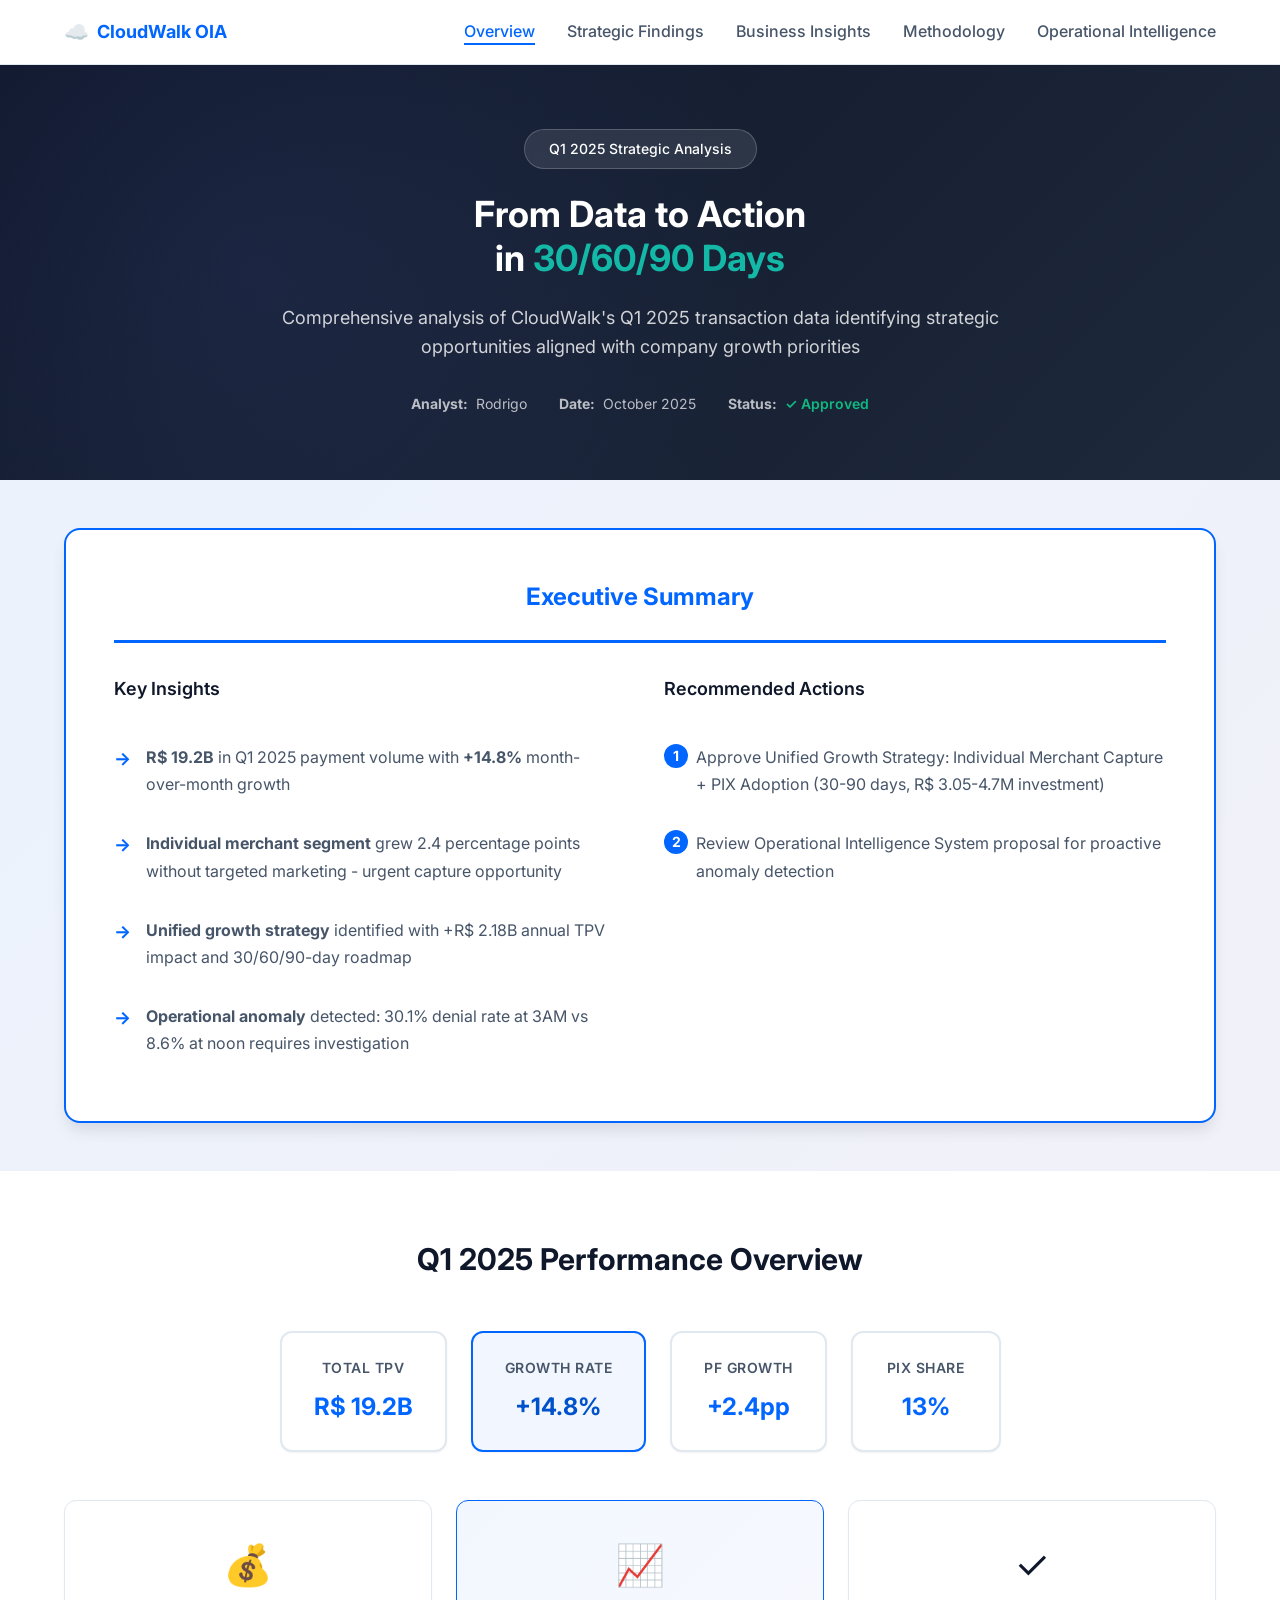
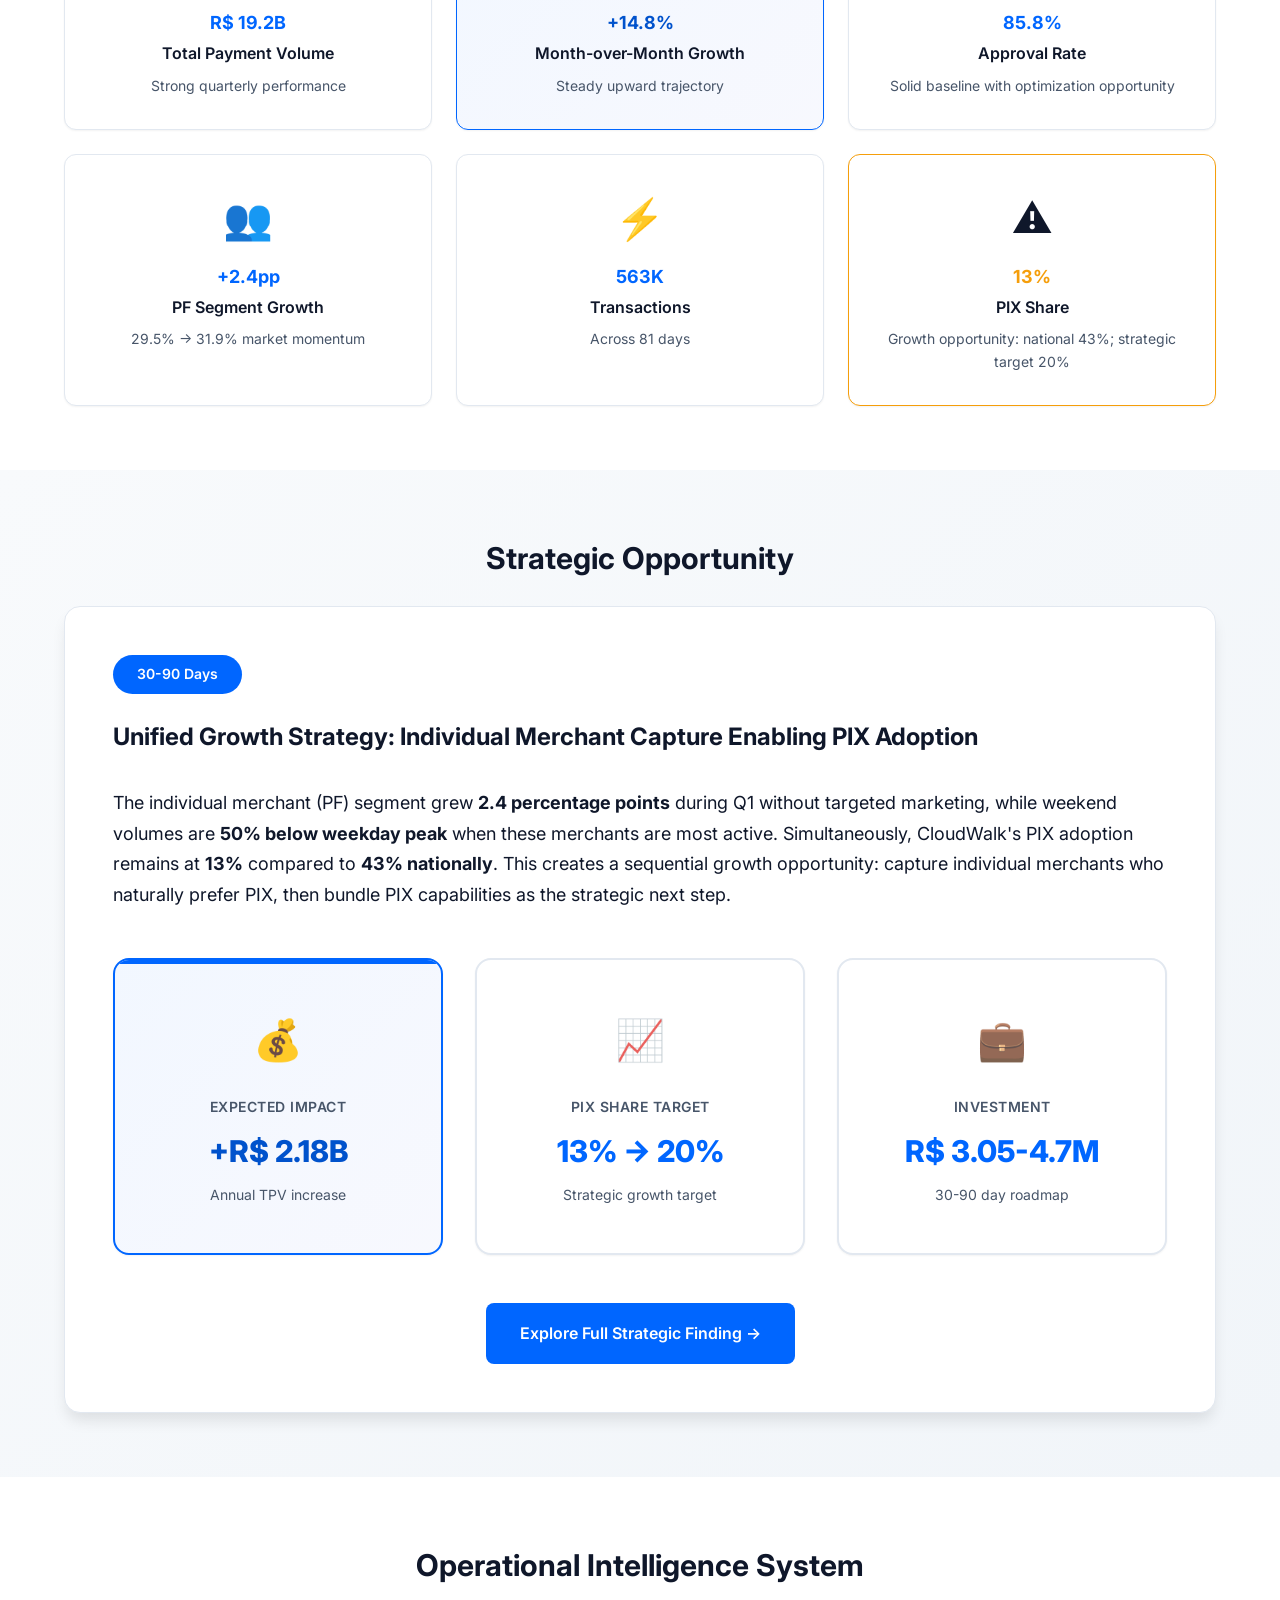
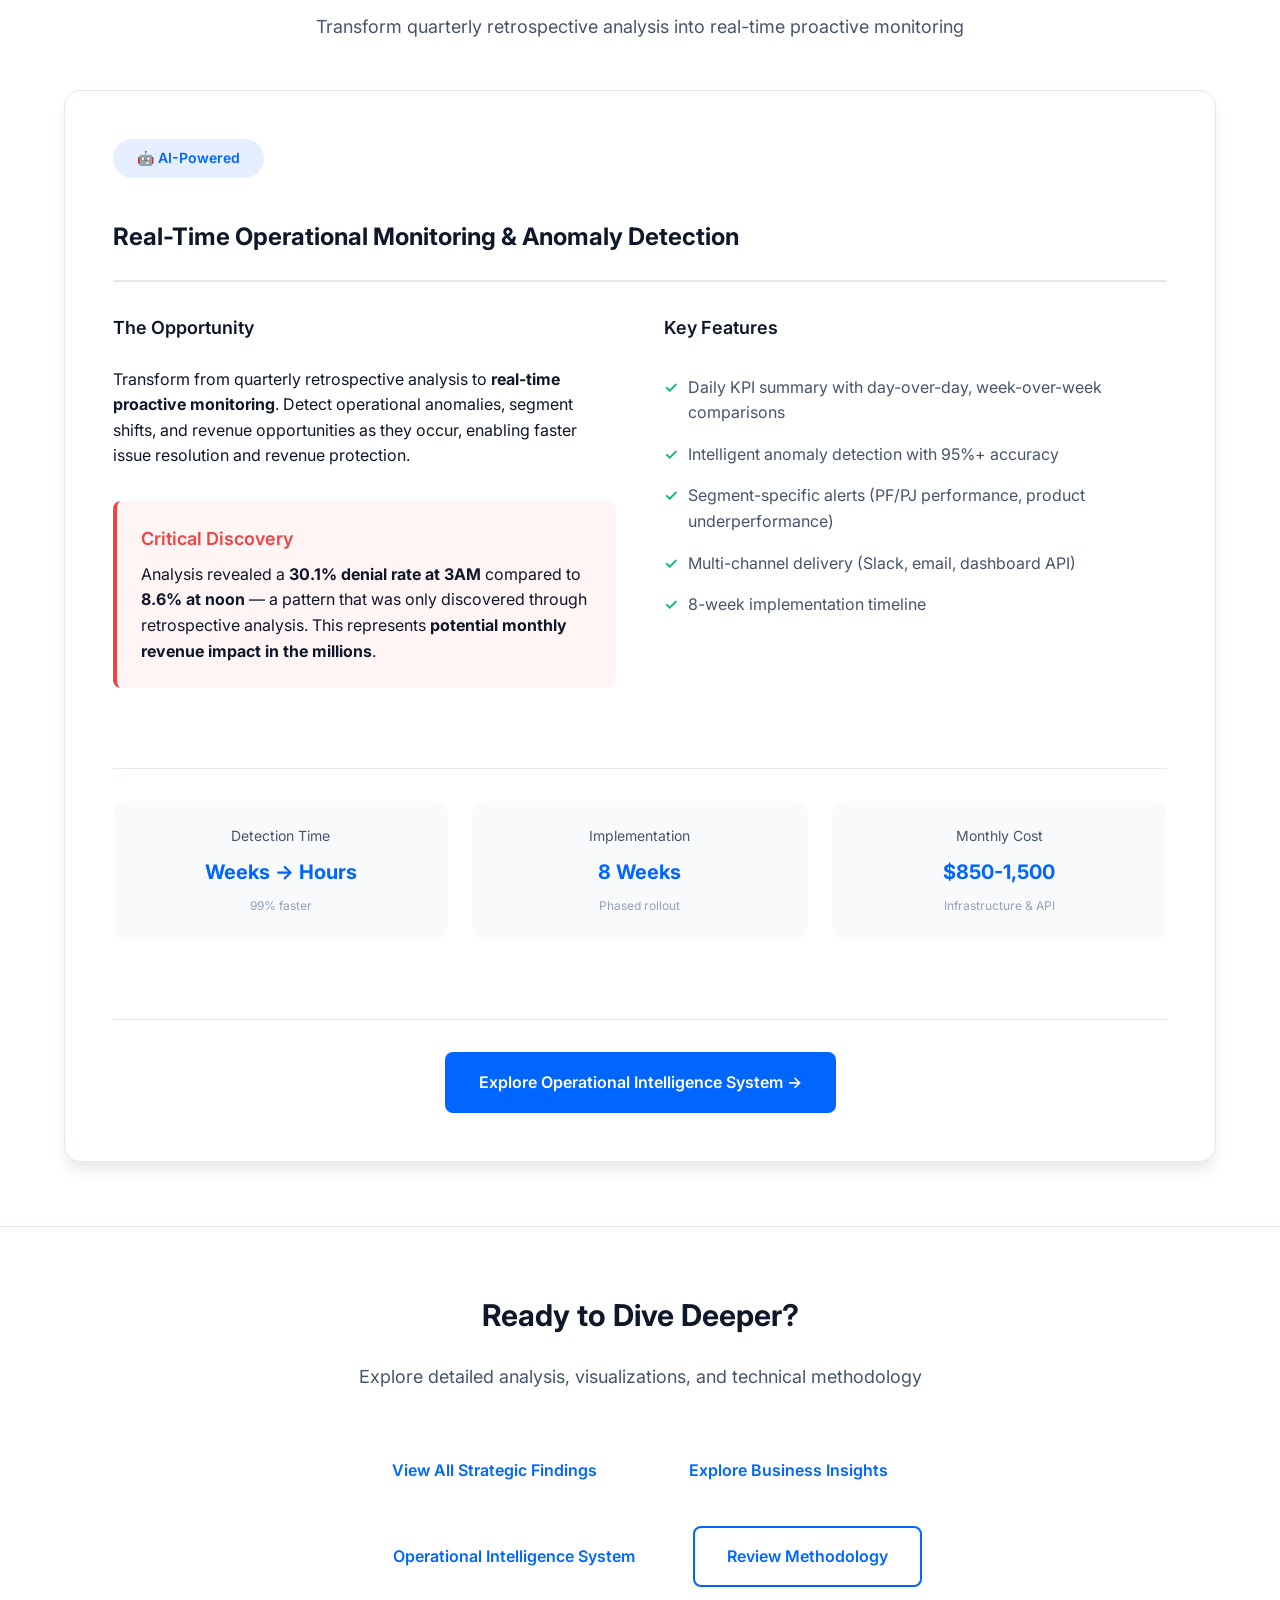
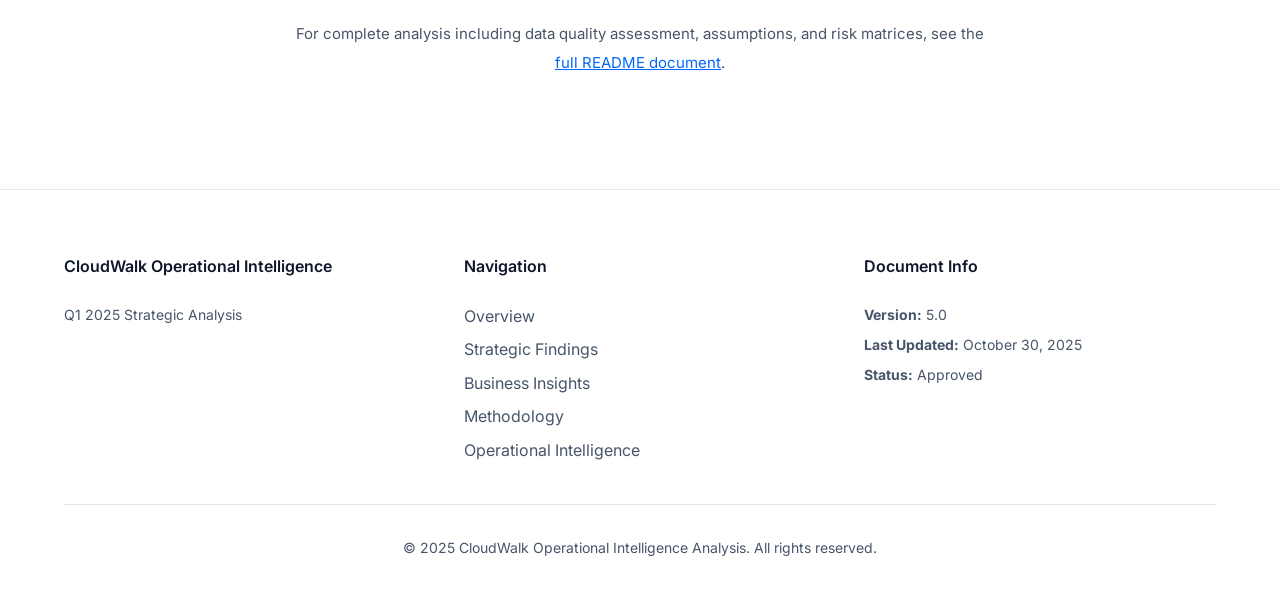
<file: docs/index.html>
<!DOCTYPE html>
<html lang="en">
<head>
    <meta charset="UTF-8">
    <meta name="viewport" content="width=device-width, initial-scale=1.0">
    <title>CloudWalk Q1 2025 Strategic Analysis | Operational Intelligence</title>
    <link rel="stylesheet" href="styles.css">
    <link rel="preconnect" href="https://fonts.googleapis.com">
    <link rel="preconnect" href="https://fonts.gstatic.com" crossorigin>
    <link href="https://fonts.googleapis.com/css2?family=Inter:wght@300;400;500;600;700&display=swap" rel="stylesheet">
</head>
<body>
    <!-- Navigation -->
    <nav class="navbar">
        <div class="nav-container">
            <div class="nav-brand">
                <span class="brand-icon">☁️</span>
                <span class="brand-text">CloudWalk OIA</span>
            </div>
            <ul class="nav-menu">
                <li><a href="index.html" class="active">Overview</a></li>
                <li><a href="findings.html">Strategic Findings</a></li>
                <li><a href="insights.html">Business Insights</a></li>
                <li><a href="methodology.html">Methodology</a></li>
                <li><a href="operational-intelligence.html">Operational Intelligence</a></li>
            </ul>
            <button class="nav-toggle" aria-label="Toggle navigation">
                <span></span>
                <span></span>
                <span></span>
            </button>
        </div>
    </nav>

    <!-- Hero Section -->
    <section class="hero">
        <div class="container">
            <div class="hero-content">
                <div class="hero-badge">Q1 2025 Strategic Analysis</div>
                <h1 class="hero-title">From Data to Action<br>in <span class="highlight">30/60/90 Days</span></h1>
                <p class="hero-subtitle">Comprehensive analysis of CloudWalk's Q1 2025 transaction data identifying strategic opportunities aligned with company growth priorities</p>
                <div class="hero-meta">
                    <span class="meta-item"><strong>Analyst:</strong> Rodrigo</span>
                    <span class="meta-item"><strong>Date:</strong> October 2025</span>
                    <span class="meta-item"><strong>Status:</strong> <span class="badge-approved">✓ Approved</span></span>
                </div>
            </div>
        </div>
    </section>

    <!-- Executive Summary -->
    <section class="executive-summary-section">
        <div class="container">
            <div class="exec-summary-card">
                <h2 class="exec-summary-title">Executive Summary</h2>
                <div class="exec-summary-grid">
                    <div class="exec-summary-main">
                        <h3>Key Insights</h3>
                        <ul class="exec-insights">
                            <li><strong>R$ 19.2B</strong> in Q1 2025 payment volume with <strong>+14.8%</strong> month-over-month growth</li>
                            <li><strong>Individual merchant segment</strong> grew 2.4 percentage points without targeted marketing - urgent capture opportunity</li>
                            <li><strong>Unified growth strategy</strong> identified with +R$ 2.18B annual TPV impact and 30/60/90-day roadmap</li>
                            <li><strong>Operational anomaly</strong> detected: 30.1% denial rate at 3AM vs 8.6% at noon requires investigation</li>
                        </ul>
                    </div>
                    <div class="exec-summary-action">
                        <h3>Recommended Actions</h3>
                        <ol class="exec-actions">
                            <li>Approve Unified Growth Strategy: Individual Merchant Capture + PIX Adoption (30-90 days, R$ 3.05-4.7M investment)</li>
                            <li>Review Operational Intelligence System proposal for proactive anomaly detection</li>
                        </ol>
                    </div>
                </div>
            </div>
        </div>
    </section>

    <!-- Key Metrics -->
    <section class="metrics-section">
        <div class="container">
            <h2 class="section-title">Q1 2025 Performance Overview</h2>
            <div class="quick-stats-bar">
                <div class="quick-stat">
                    <span class="quick-stat-label">Total TPV</span>
                    <span class="quick-stat-value">R$ 19.2B</span>
                </div>
                <div class="quick-stat highlight">
                    <span class="quick-stat-label">Growth Rate</span>
                    <span class="quick-stat-value">+14.8%</span>
                </div>
                <div class="quick-stat">
                    <span class="quick-stat-label">PF Growth</span>
                    <span class="quick-stat-value">+2.4pp</span>
                </div>
                <div class="quick-stat">
                    <span class="quick-stat-label">PIX Share</span>
                    <span class="quick-stat-value">13%</span>
                </div>
            </div>
            <div class="metrics-grid">
                <div class="metric-card">
                    <div class="metric-icon">💰</div>
                    <div class="metric-value">R$ 19.2B</div>
                    <div class="metric-label">Total Payment Volume</div>
                    <div class="metric-description">Strong quarterly performance</div>
                </div>
                <div class="metric-card highlight-card">
                    <div class="metric-icon">📈</div>
                    <div class="metric-value">+14.8%</div>
                    <div class="metric-label">Month-over-Month Growth</div>
                    <div class="metric-description">Steady upward trajectory</div>
                </div>
                <div class="metric-card">
                    <div class="metric-icon">✓</div>
                    <div class="metric-value">85.8%</div>
                    <div class="metric-label">Approval Rate</div>
                    <div class="metric-description">Solid baseline with optimization opportunity</div>
                </div>
                <div class="metric-card">
                    <div class="metric-icon">👥</div>
                    <div class="metric-value">+2.4pp</div>
                    <div class="metric-label">PF Segment Growth</div>
                    <div class="metric-description">29.5% → 31.9% market momentum</div>
                </div>
                <div class="metric-card">
                    <div class="metric-icon">⚡</div>
                    <div class="metric-value">563K</div>
                    <div class="metric-label">Transactions</div>
                    <div class="metric-description">Across 81 days</div>
                </div>
                <div class="metric-card warning-card">
                    <div class="metric-icon">⚠️</div>
                    <div class="metric-value">13%</div>
                    <div class="metric-label">PIX Share</div>
                    <div class="metric-description">Growth opportunity: national 43%; strategic target 20%</div>
                </div>
            </div>
        </div>
    </section>

    <!-- Strategic Opportunity (Consolidated) -->
    <section class="opportunity-section">
        <div class="container">
            <div class="opportunity-content">
                <h2 class="section-title">Strategic Opportunity</h2>
                <div class="opportunity-card">
                    <div class="opportunity-header">
                        <span class="opportunity-badge">30-90 Days</span>
                        <h3>Unified Growth Strategy: Individual Merchant Capture Enabling PIX Adoption</h3>
                    </div>
                    <div class="opportunity-body">
                        <p class="lead">The individual merchant (PF) segment grew <strong>2.4 percentage points</strong> during Q1 without targeted marketing, while weekend volumes are <strong>50% below weekday peak</strong> when these merchants are most active. Simultaneously, CloudWalk's PIX adoption remains at <strong>13%</strong> compared to <strong>43% nationally</strong>. This creates a sequential growth opportunity: capture individual merchants who naturally prefer PIX, then bundle PIX capabilities as the strategic next step.</p>
                        
                        <div class="opportunity-metrics-grid">
                            <div class="opportunity-metric-card highlight">
                                <div class="metric-icon">💰</div>
                                <div class="metric-label">Expected Impact</div>
                                <div class="metric-value">+R$ 2.18B</div>
                                <div class="metric-detail">Annual TPV increase</div>
                            </div>
                            <div class="opportunity-metric-card">
                                <div class="metric-icon">📈</div>
                                <div class="metric-label">PIX Share Target</div>
                                <div class="metric-value">13% → 20%</div>
                                <div class="metric-detail">Strategic growth target</div>
                            </div>
                            <div class="opportunity-metric-card">
                                <div class="metric-icon">💼</div>
                                <div class="metric-label">Investment</div>
                                <div class="metric-value">R$ 3.05-4.7M</div>
                                <div class="metric-detail">30-90 day roadmap</div>
                            </div>
                        </div>

                        <div class="opportunity-cta">
                            <a href="findings.html#finding-1" class="btn btn-primary">Explore Full Strategic Finding →</a>
                        </div>
                    </div>
                </div>
            </div>
        </div>
    </section>

    <!-- Operational Intelligence Preview -->
    <section class="operational-intelligence-preview">
        <div class="container">
            <h2 class="section-title">Operational Intelligence System</h2>
            <p class="section-subtitle">Transform quarterly retrospective analysis into real-time proactive monitoring</p>
            
            <div class="oi-preview-card">
                <div class="oi-preview-header">
                    <span class="oi-badge">🤖 AI-Powered</span>
                    <h3>Real-Time Operational Monitoring & Anomaly Detection</h3>
                </div>
                <div class="oi-preview-content">
                    <div class="oi-preview-main">
                        <h4>The Opportunity</h4>
                        <p>Transform from quarterly retrospective analysis to <strong>real-time proactive monitoring</strong>. Detect operational anomalies, segment shifts, and revenue opportunities as they occur, enabling faster issue resolution and revenue protection.</p>
                        
                        <div class="oi-key-discovery">
                            <h4>Critical Discovery</h4>
                            <p>Analysis revealed a <strong>30.1% denial rate at 3AM</strong> compared to <strong>8.6% at noon</strong> — a pattern that was only discovered through retrospective analysis. This represents <strong>potential monthly revenue impact in the millions</strong>.</p>
                        </div>
                    </div>
                    
                    <div class="oi-preview-features">
                        <h4>Key Features</h4>
                        <ul>
                            <li>Daily KPI summary with day-over-day, week-over-week comparisons</li>
                            <li>Intelligent anomaly detection with 95%+ accuracy</li>
                            <li>Segment-specific alerts (PF/PJ performance, product underperformance)</li>
                            <li>Multi-channel delivery (Slack, email, dashboard API)</li>
                            <li>8-week implementation timeline</li>
                        </ul>
                    </div>
                    
                    <div class="oi-preview-impact">
                        <div class="oi-impact-item">
                            <div class="oi-impact-label">Detection Time</div>
                            <div class="oi-impact-value">Weeks → Hours</div>
                            <div class="oi-impact-detail">99% faster</div>
                        </div>
                        <div class="oi-impact-item">
                            <div class="oi-impact-label">Implementation</div>
                            <div class="oi-impact-value">8 Weeks</div>
                            <div class="oi-impact-detail">Phased rollout</div>
                        </div>
                        <div class="oi-impact-item">
                            <div class="oi-impact-label">Monthly Cost</div>
                            <div class="oi-impact-value">$850-1,500</div>
                            <div class="oi-impact-detail">Infrastructure & API</div>
                        </div>
                    </div>
                    
                    <div class="oi-preview-cta">
                        <a href="operational-intelligence.html" class="btn btn-primary">Explore Operational Intelligence System →</a>
                    </div>
                </div>
            </div>
        </div>
    </section>

    <!-- CTA Section -->
    <section class="cta-section">
        <div class="container">
            <div class="cta-content">
                <h2>Ready to Dive Deeper?</h2>
                <p>Explore detailed analysis, visualizations, and technical methodology</p>
                <div class="cta-buttons">
                    <a href="findings.html" class="btn btn-primary">View All Strategic Findings</a>
                    <a href="insights.html" class="btn btn-secondary">Explore Business Insights</a>
                    <a href="operational-intelligence.html" class="btn btn-secondary">Operational Intelligence System</a>
                    <a href="methodology.html" class="btn btn-outline">Review Methodology</a>
                </div>
                <div class="cta-note">
                    <p><small>For complete analysis including data quality assessment, assumptions, and risk matrices, see the <a href="../README.md" target="_blank">full README document</a>.</small></p>
                </div>
            </div>
        </div>
    </section>

    <!-- Footer -->
    <footer class="footer">
        <div class="container">
            <div class="footer-content">
                <div class="footer-section">
                    <h4>CloudWalk Operational Intelligence</h4>
                    <p>Q1 2025 Strategic Analysis</p>
                </div>
                <div class="footer-section">
                    <h4>Navigation</h4>
                    <ul>
                        <li><a href="index.html">Overview</a></li>
                        <li><a href="findings.html">Strategic Findings</a></li>
                        <li><a href="insights.html">Business Insights</a></li>
                        <li><a href="methodology.html">Methodology</a></li>
                        <li><a href="operational-intelligence.html">Operational Intelligence</a></li>
                    </ul>
                </div>
                <div class="footer-section">
                    <h4>Document Info</h4>
                    <p><strong>Version:</strong> 5.0</p>
                    <p><strong>Last Updated:</strong> October 30, 2025</p>
                    <p><strong>Status:</strong> Approved</p>
                </div>
            </div>
            <div class="footer-bottom">
                <p>&copy; 2025 CloudWalk Operational Intelligence Analysis. All rights reserved.</p>
            </div>
        </div>
    </footer>

    <script src="script.js"></script>
</body>
</html>
</file>
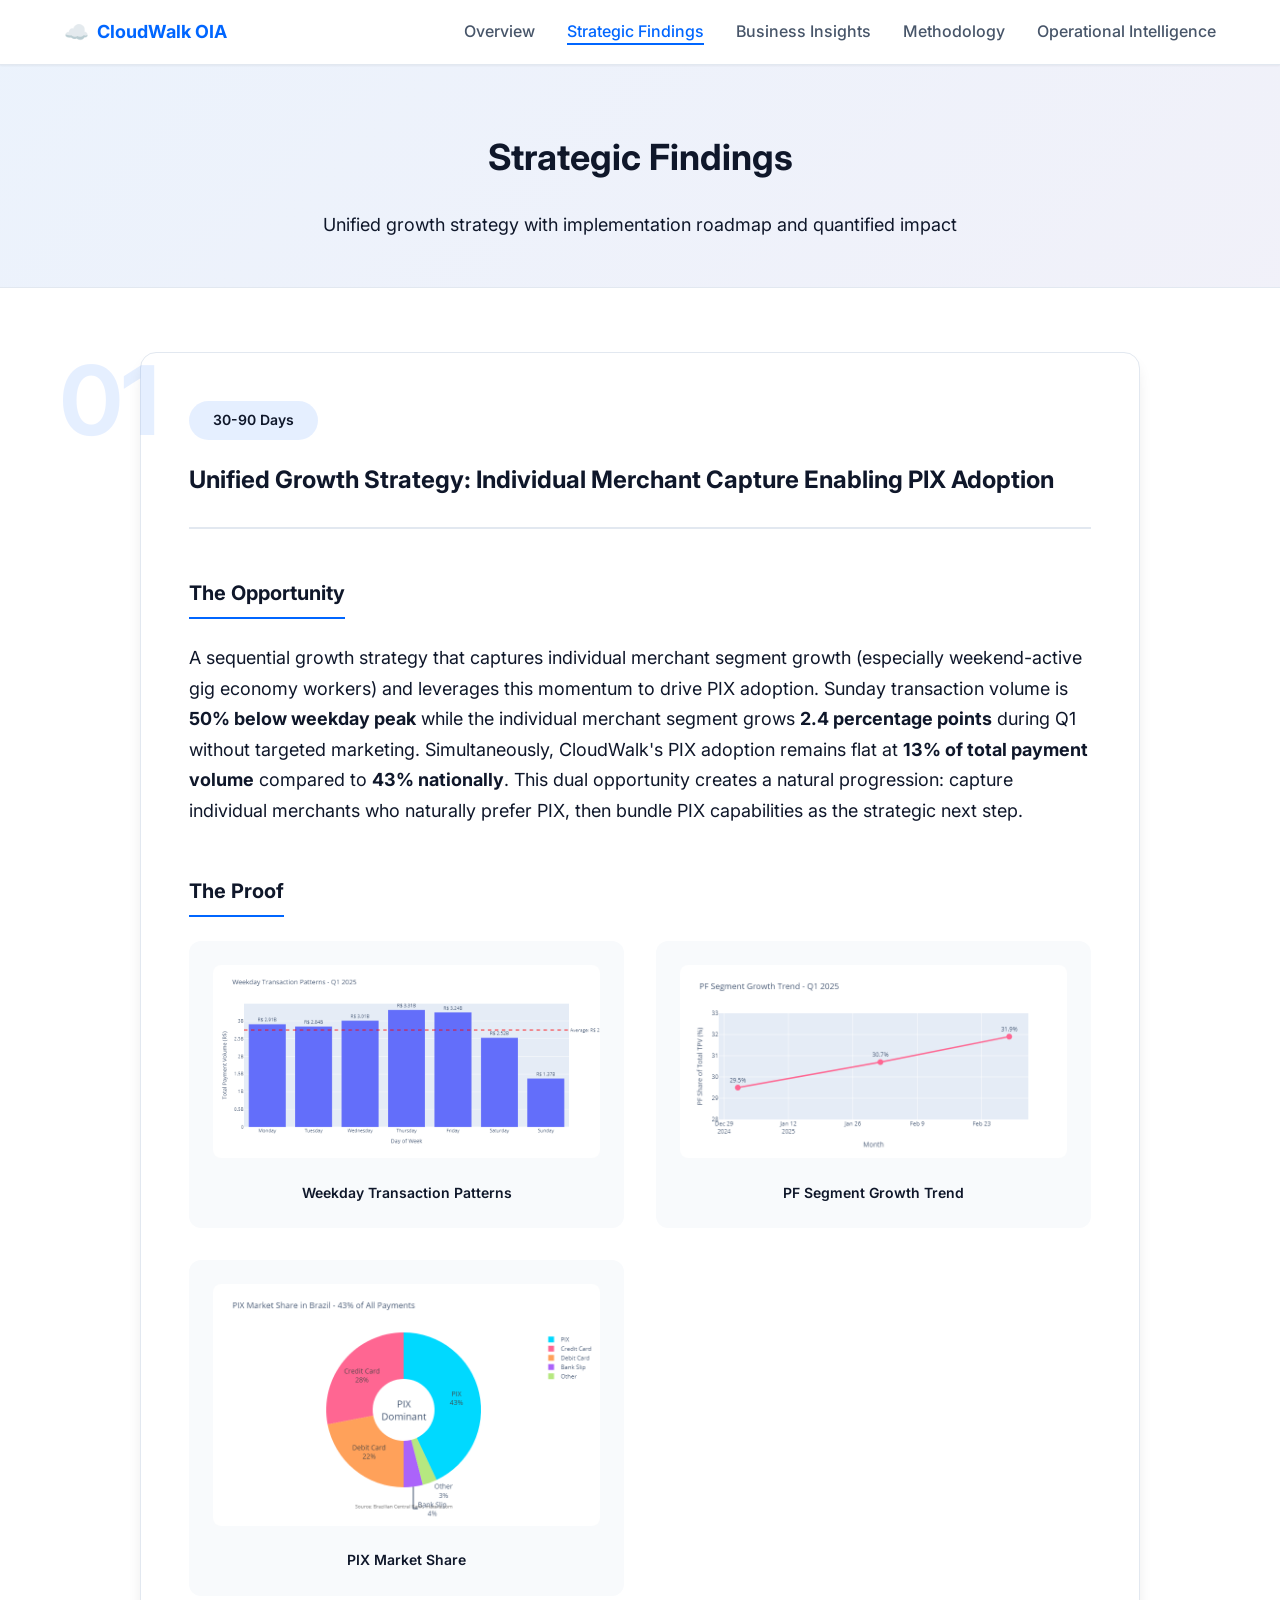
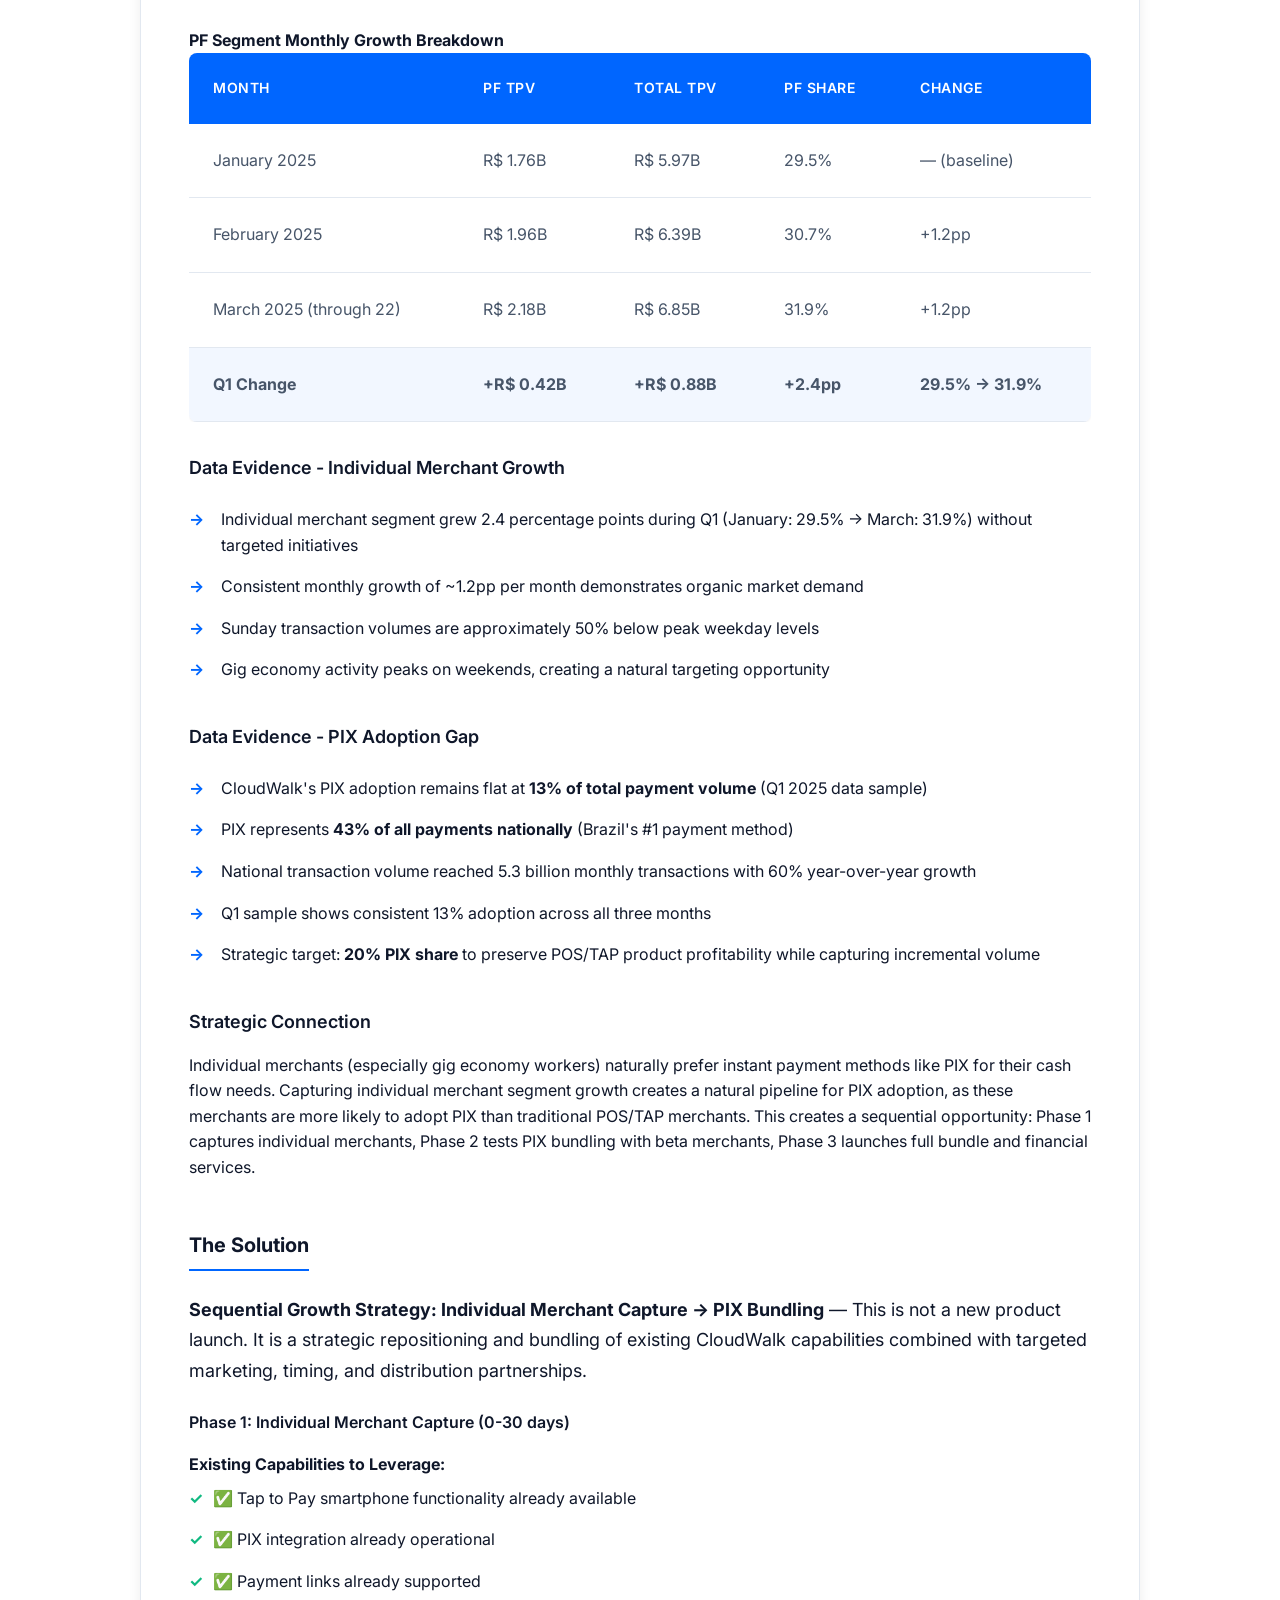
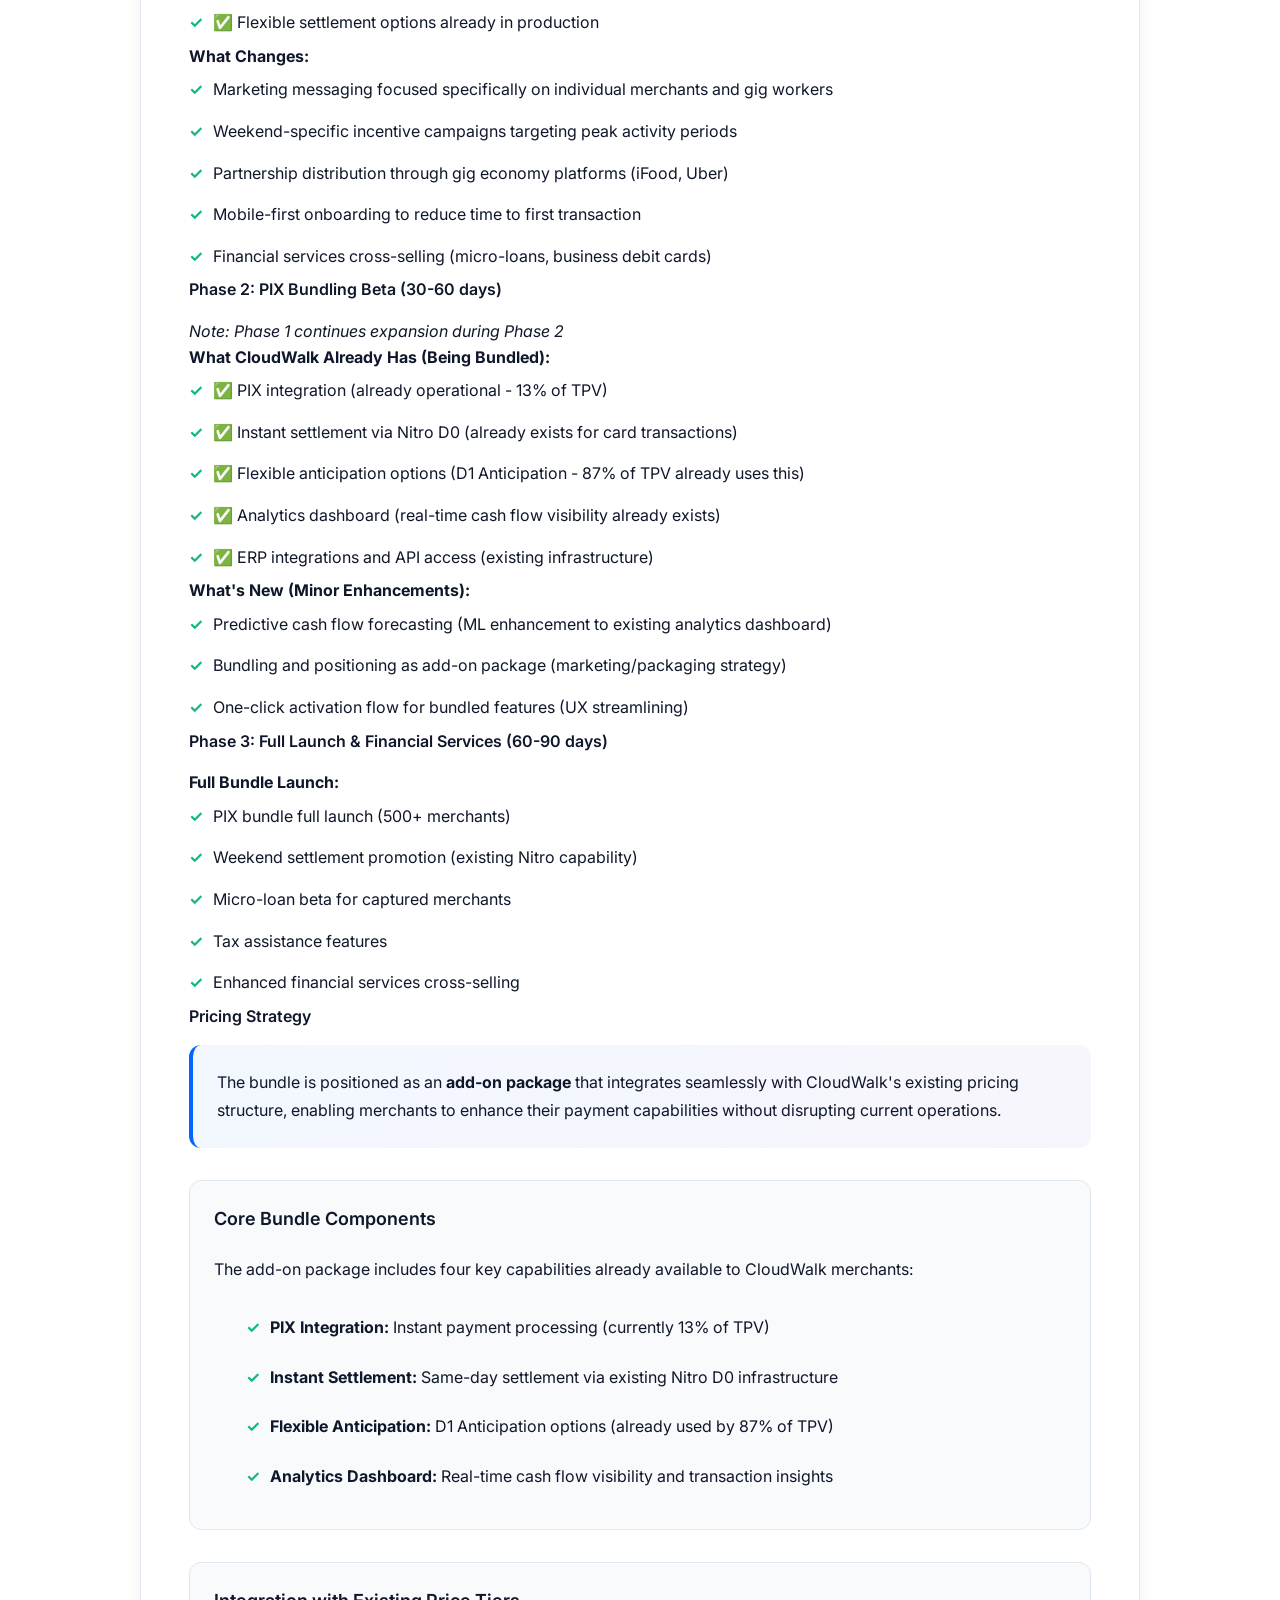
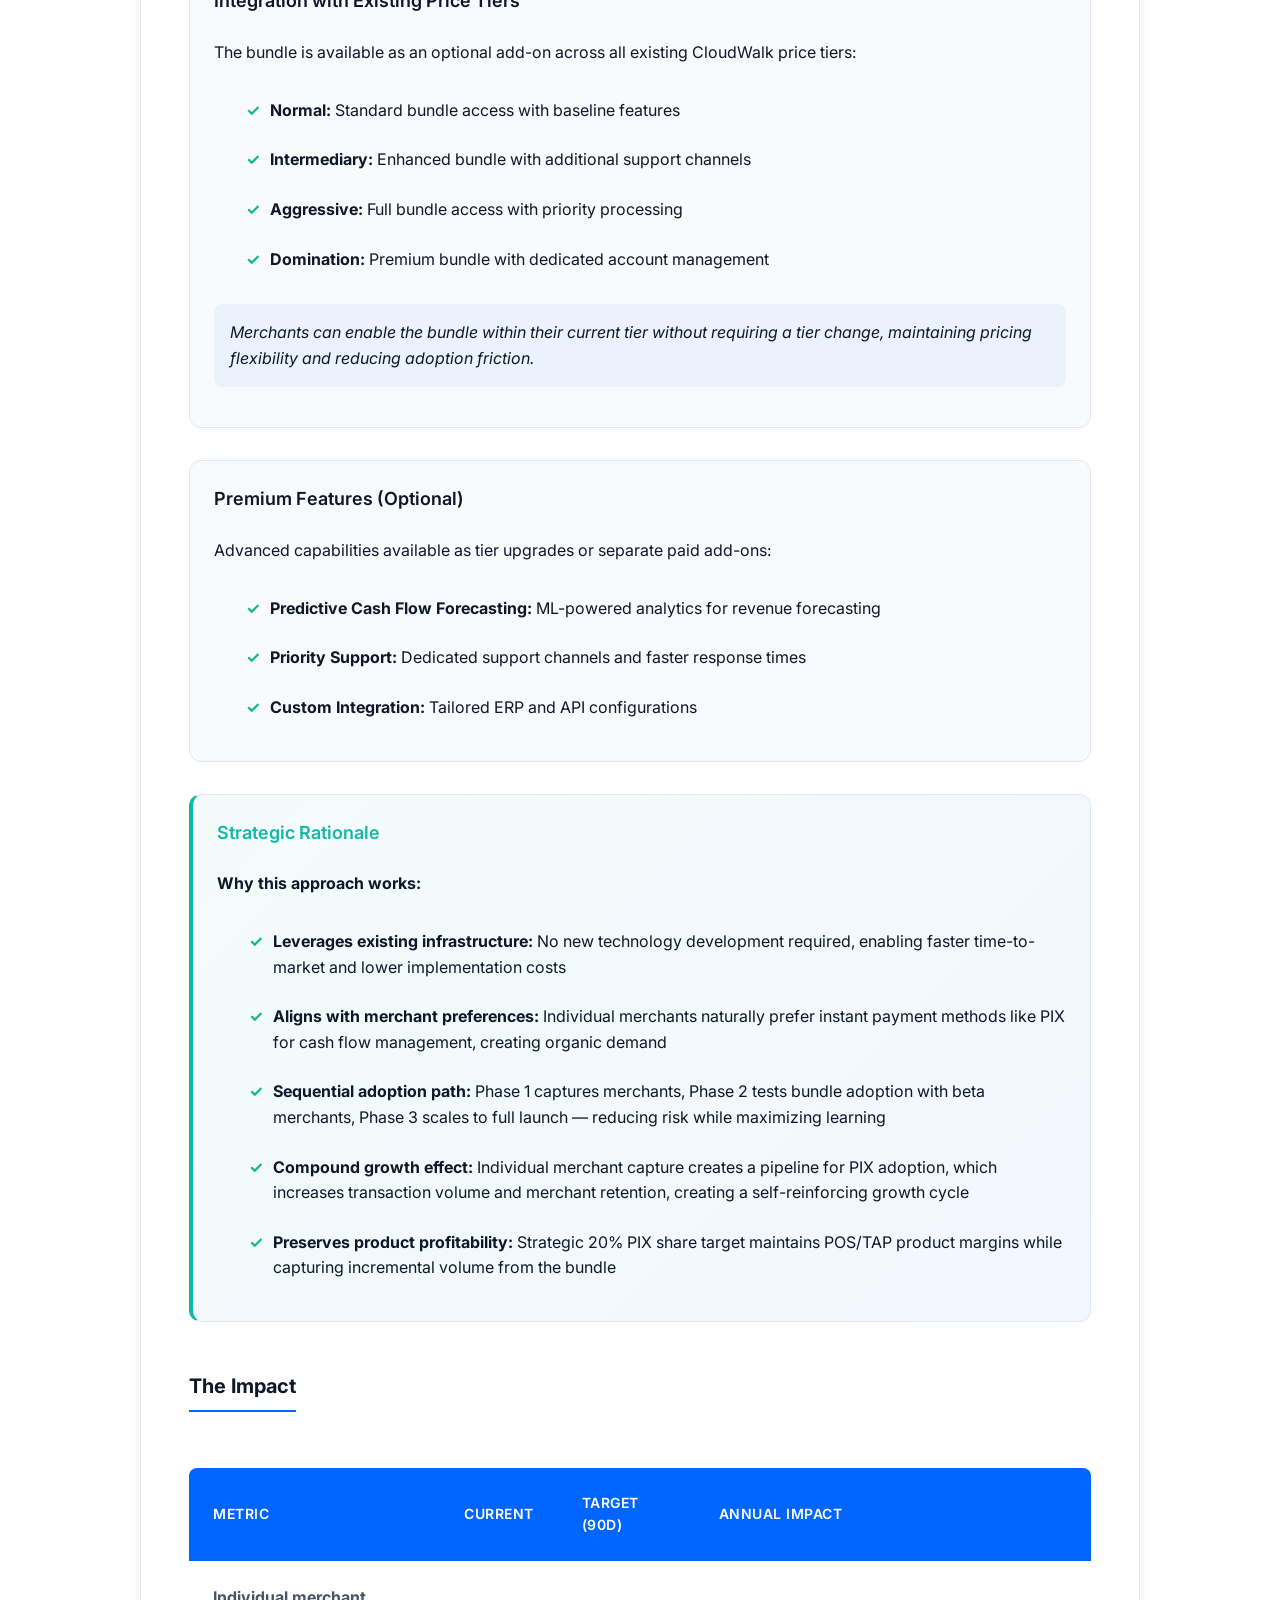
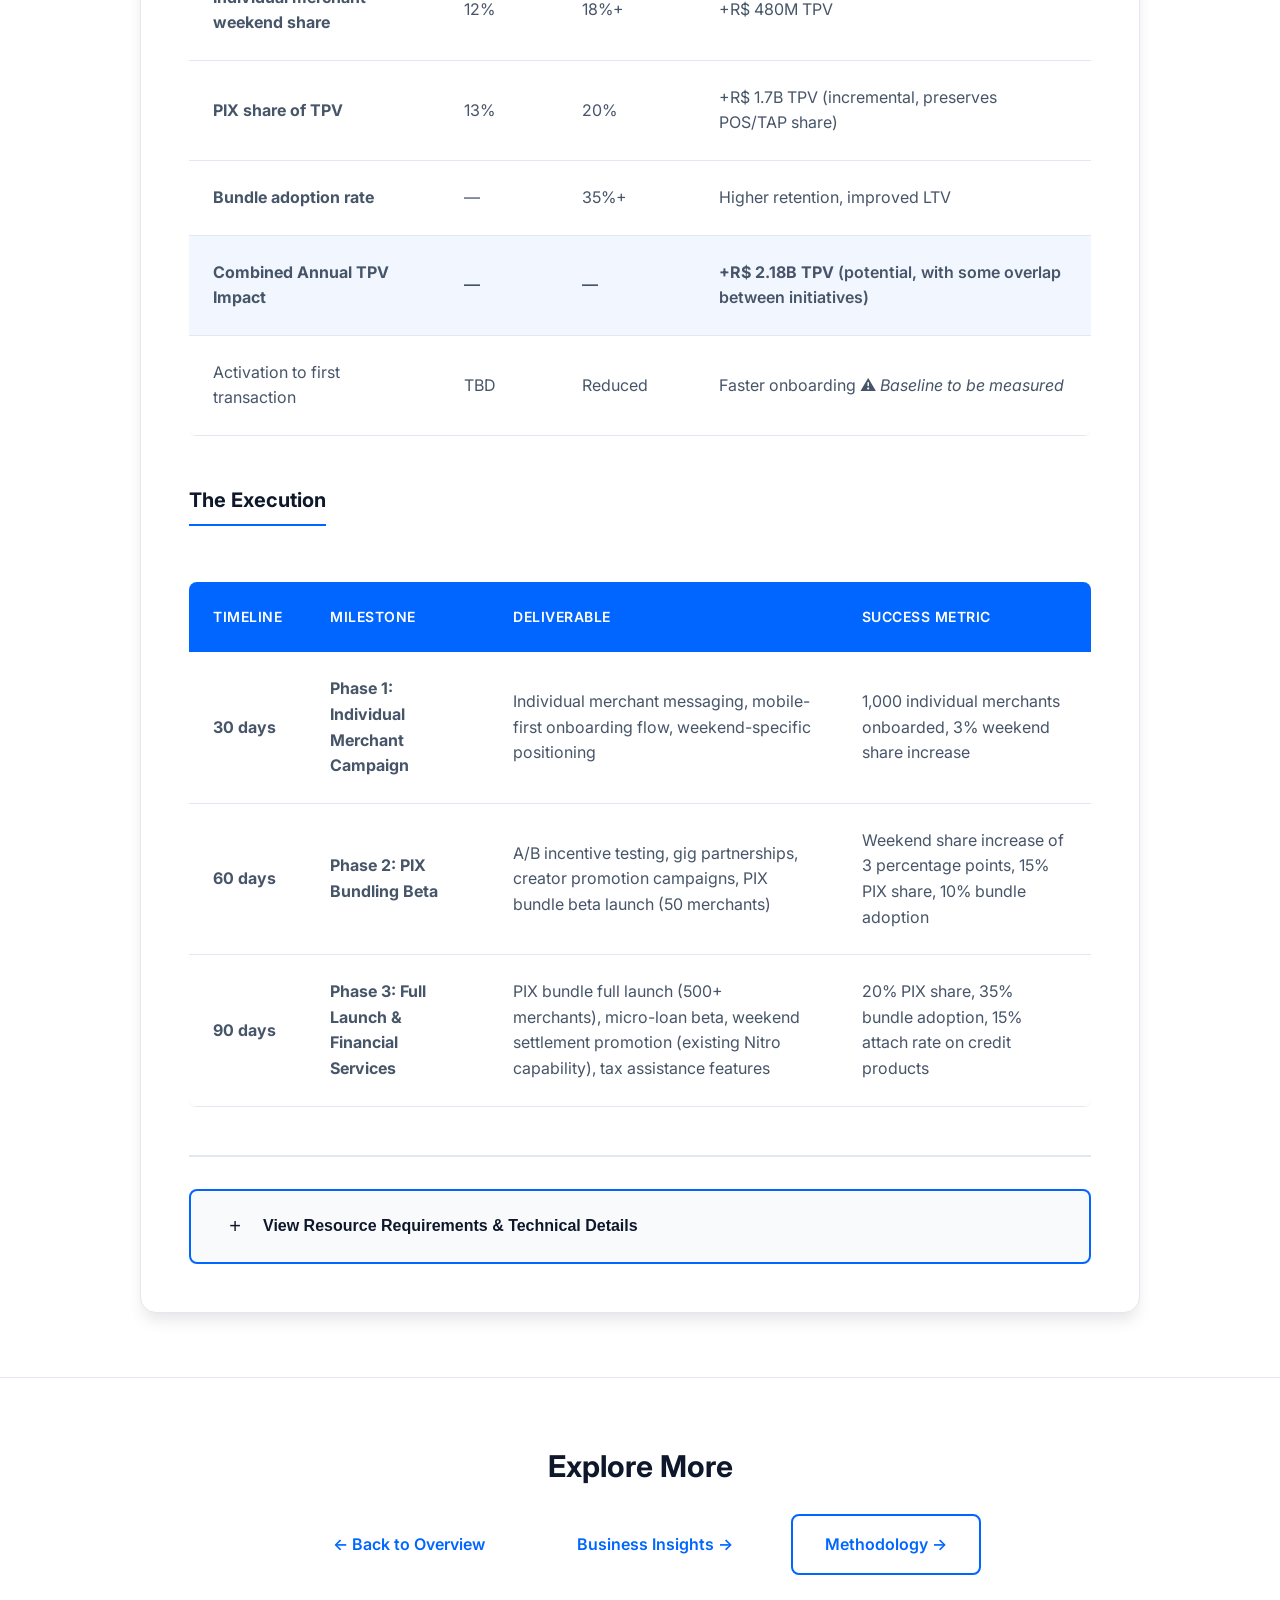
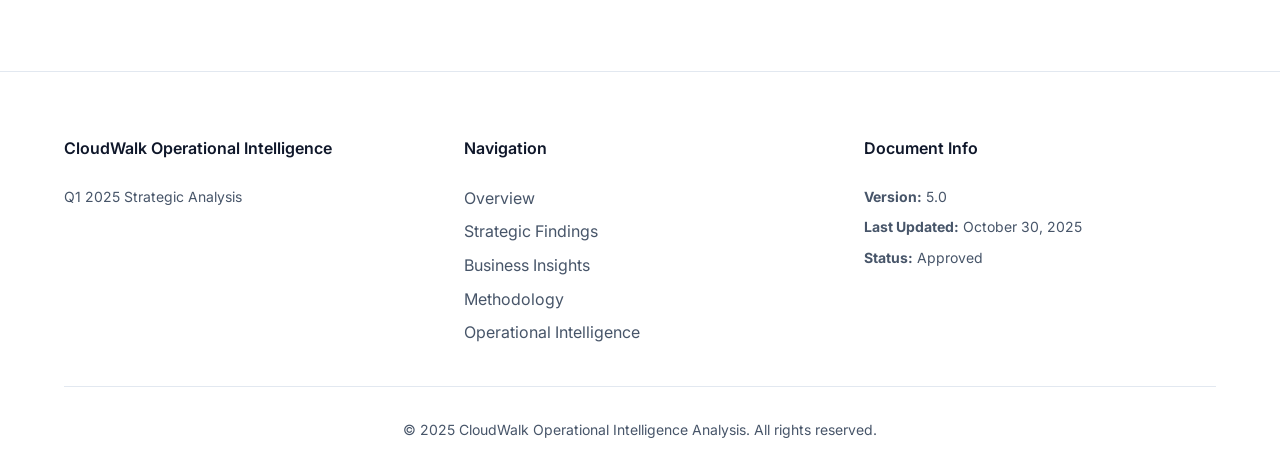
<file: docs/findings.html>
<!DOCTYPE html>
<html lang="en">
<head>
    <meta charset="UTF-8">
    <meta name="viewport" content="width=device-width, initial-scale=1.0">
    <title>Strategic Findings | CloudWalk Q1 2025 Analysis</title>
    <link rel="stylesheet" href="styles.css">
    <link rel="preconnect" href="https://fonts.googleapis.com">
    <link rel="preconnect" href="https://fonts.gstatic.com" crossorigin>
    <link href="https://fonts.googleapis.com/css2?family=Inter:wght@300;400;500;600;700&display=swap" rel="stylesheet">
</head>
<body>
    <!-- Navigation -->
    <nav class="navbar">
        <div class="nav-container">
            <div class="nav-brand">
                <span class="brand-icon">☁️</span>
                <span class="brand-text">CloudWalk OIA</span>
            </div>
            <ul class="nav-menu">
                <li><a href="index.html">Overview</a></li>
                <li><a href="findings.html" class="active">Strategic Findings</a></li>
                <li><a href="insights.html">Business Insights</a></li>
                <li><a href="methodology.html">Methodology</a></li>
                <li><a href="operational-intelligence.html">Operational Intelligence</a></li>
            </ul>
            <button class="nav-toggle" aria-label="Toggle navigation">
                <span></span>
                <span></span>
                <span></span>
            </button>
        </div>
    </nav>

    <!-- Page Header -->
    <section class="page-header">
        <div class="container">
            <h1>Strategic Findings</h1>
            <p class="page-subtitle">Unified growth strategy with implementation roadmap and quantified impact</p>
        </div>
    </section>

    <!-- Finding 1 -->
    <section class="finding-section" id="finding-1">
        <div class="container">
            <div class="finding-container">
                <div class="finding-number-badge">01</div>
                <div class="finding-main">
                    <div class="finding-title-group">
                        <span class="finding-timeline-badge">30-90 Days</span>
                        <h2>Unified Growth Strategy: Individual Merchant Capture Enabling PIX Adoption</h2>
                    </div>

                    <!-- The Opportunity -->
                    <div class="finding-block">
                        <h3 class="finding-block-title">The Opportunity</h3>
                        <p class="finding-lead">A sequential growth strategy that captures individual merchant segment growth (especially weekend-active gig economy workers) and leverages this momentum to drive PIX adoption. Sunday transaction volume is <strong>50% below weekday peak</strong> while the individual merchant segment grows <strong>2.4 percentage points</strong> during Q1 without targeted marketing. Simultaneously, CloudWalk's PIX adoption remains flat at <strong>13% of total payment volume</strong> compared to <strong>43% nationally</strong>. This dual opportunity creates a natural progression: capture individual merchants who naturally prefer PIX, then bundle PIX capabilities as the strategic next step.</p>
                    </div>

                    <!-- The Proof -->
                    <div class="finding-block">
                        <h3 class="finding-block-title">The Proof</h3>
                        <div class="visualization-grid">
                            <div class="visualization-item">
                                <img src="visualizations/findings/weekday_patterns.png" alt="Weekday Transaction Patterns" onclick="openLightbox(this.src, 'Weekday Transaction Patterns')">
                                <p class="viz-caption">Weekday Transaction Patterns</p>
                            </div>
                            <div class="visualization-item">
                                <img src="visualizations/findings/pf_growth_trend.png" alt="PF Segment Growth" onclick="openLightbox(this.src, 'PF Segment Growth Trend')">
                                <p class="viz-caption">PF Segment Growth Trend</p>
                            </div>
                            <div class="visualization-item">
                                <img src="visualizations/findings/pix_market_share.png" alt="PIX Market Share" onclick="openLightbox(this.src, 'PIX Market Share Comparison')">
                                <p class="viz-caption">PIX Market Share</p>
                            </div>
                        </div>
                        
                        <div class="data-table">
                            <h4>PF Segment Monthly Growth Breakdown</h4>
                            <table>
                                <thead>
                                    <tr>
                                        <th>Month</th>
                                        <th>PF TPV</th>
                                        <th>Total TPV</th>
                                        <th>PF Share</th>
                                        <th>Change</th>
                                    </tr>
                                </thead>
                                <tbody>
                                    <tr>
                                        <td>January 2025</td>
                                        <td>R$ 1.76B</td>
                                        <td>R$ 5.97B</td>
                                        <td>29.5%</td>
                                        <td>— (baseline)</td>
                                    </tr>
                                    <tr>
                                        <td>February 2025</td>
                                        <td>R$ 1.96B</td>
                                        <td>R$ 6.39B</td>
                                        <td>30.7%</td>
                                        <td>+1.2pp</td>
                                    </tr>
                                    <tr>
                                        <td>March 2025 (through 22)</td>
                                        <td>R$ 2.18B</td>
                                        <td>R$ 6.85B</td>
                                        <td>31.9%</td>
                                        <td>+1.2pp</td>
                                    </tr>
                                    <tr class="highlight-row">
                                        <td><strong>Q1 Change</strong></td>
                                        <td><strong>+R$ 0.42B</strong></td>
                                        <td><strong>+R$ 0.88B</strong></td>
                                        <td><strong>+2.4pp</strong></td>
                                        <td><strong>29.5% → 31.9%</strong></td>
                                    </tr>
                                </tbody>
                            </table>
                        </div>

                        <div class="proof-points">
                            <h4>Data Evidence - Individual Merchant Growth</h4>
                            <ul>
                                <li>Individual merchant segment grew 2.4 percentage points during Q1 (January: 29.5% → March: 31.9%) without targeted initiatives</li>
                                <li>Consistent monthly growth of ~1.2pp per month demonstrates organic market demand</li>
                                <li>Sunday transaction volumes are approximately 50% below peak weekday levels</li>
                                <li>Gig economy activity peaks on weekends, creating a natural targeting opportunity</li>
                            </ul>
                            
                            <h4>Data Evidence - PIX Adoption Gap</h4>
                            <ul>
                                <li>CloudWalk's PIX adoption remains flat at <strong>13% of total payment volume</strong> (Q1 2025 data sample)</li>
                                <li>PIX represents <strong>43% of all payments nationally</strong> (Brazil's #1 payment method)</li>
                                <li>National transaction volume reached 5.3 billion monthly transactions with 60% year-over-year growth</li>
                                <li>Q1 sample shows consistent 13% adoption across all three months</li>
                                <li>Strategic target: <strong>20% PIX share</strong> to preserve POS/TAP product profitability while capturing incremental volume</li>
                            </ul>
                            
                            <h4>Strategic Connection</h4>
                            <p>Individual merchants (especially gig economy workers) naturally prefer instant payment methods like PIX for their cash flow needs. Capturing individual merchant segment growth creates a natural pipeline for PIX adoption, as these merchants are more likely to adopt PIX than traditional POS/TAP merchants. This creates a sequential opportunity: Phase 1 captures individual merchants, Phase 2 tests PIX bundling with beta merchants, Phase 3 launches full bundle and financial services.</p>
                        </div>
                    </div>

                    <!-- The Solution -->
                    <div class="finding-block">
                        <h3 class="finding-block-title">The Solution</h3>
                        <p class="finding-lead"><strong>Sequential Growth Strategy: Individual Merchant Capture → PIX Bundling</strong> — This is not a new product launch. It is a strategic repositioning and bundling of existing CloudWalk capabilities combined with targeted marketing, timing, and distribution partnerships.</p>
                        
                        <div class="solution-list">
                            <h4>Phase 1: Individual Merchant Capture (0-30 days)</h4>
                            <p><strong>Existing Capabilities to Leverage:</strong></p>
                            <ul>
                                <li>✅ Tap to Pay smartphone functionality already available</li>
                                <li>✅ PIX integration already operational</li>
                                <li>✅ Payment links already supported</li>
                                <li>✅ Flexible settlement options already in production</li>
                            </ul>
                            <p><strong>What Changes:</strong></p>
                            <ul>
                                <li>Marketing messaging focused specifically on individual merchants and gig workers</li>
                                <li>Weekend-specific incentive campaigns targeting peak activity periods</li>
                                <li>Partnership distribution through gig economy platforms (iFood, Uber)</li>
                                <li>Mobile-first onboarding to reduce time to first transaction</li>
                                <li>Financial services cross-selling (micro-loans, business debit cards)</li>
                            </ul>
                            
                            <h4>Phase 2: PIX Bundling Beta (30-60 days)</h4>
                            <p><em>Note: Phase 1 continues expansion during Phase 2</em></p>
                            <p><strong>What CloudWalk Already Has (Being Bundled):</strong></p>
                            <ul>
                                <li>✅ PIX integration (already operational - 13% of TPV)</li>
                                <li>✅ Instant settlement via Nitro D0 (already exists for card transactions)</li>
                                <li>✅ Flexible anticipation options (D1 Anticipation - 87% of TPV already uses this)</li>
                                <li>✅ Analytics dashboard (real-time cash flow visibility already exists)</li>
                                <li>✅ ERP integrations and API access (existing infrastructure)</li>
                            </ul>
                            <p><strong>What's New (Minor Enhancements):</strong></p>
                            <ul>
                                <li>Predictive cash flow forecasting (ML enhancement to existing analytics dashboard)</li>
                                <li>Bundling and positioning as add-on package (marketing/packaging strategy)</li>
                                <li>One-click activation flow for bundled features (UX streamlining)</li>
                            </ul>
                            
                            <h4>Phase 3: Full Launch & Financial Services (60-90 days)</h4>
                            <p><strong>Full Bundle Launch:</strong></p>
                            <ul>
                                <li>PIX bundle full launch (500+ merchants)</li>
                                <li>Weekend settlement promotion (existing Nitro capability)</li>
                                <li>Micro-loan beta for captured merchants</li>
                                <li>Tax assistance features</li>
                                <li>Enhanced financial services cross-selling</li>
                            </ul>
                            
                            <h4>Pricing Strategy</h4>
                            
                            <div class="pricing-strategy-overview">
                                <p class="pricing-lead">The bundle is positioned as an <strong>add-on package</strong> that integrates seamlessly with CloudWalk's existing pricing structure, enabling merchants to enhance their payment capabilities without disrupting current operations.</p>
                            </div>
                            
                            <div class="pricing-components">
                                <h5>Core Bundle Components</h5>
                                <p>The add-on package includes four key capabilities already available to CloudWalk merchants:</p>
                                <ul>
                                    <li><strong>PIX Integration:</strong> Instant payment processing (currently 13% of TPV)</li>
                                    <li><strong>Instant Settlement:</strong> Same-day settlement via existing Nitro D0 infrastructure</li>
                                    <li><strong>Flexible Anticipation:</strong> D1 Anticipation options (already used by 87% of TPV)</li>
                                    <li><strong>Analytics Dashboard:</strong> Real-time cash flow visibility and transaction insights</li>
                                </ul>
                            </div>
                            
                            <div class="pricing-tiers">
                                <h5>Integration with Existing Price Tiers</h5>
                                <p>The bundle is available as an optional add-on across all existing CloudWalk price tiers:</p>
                                <ul>
                                    <li><strong>Normal:</strong> Standard bundle access with baseline features</li>
                                    <li><strong>Intermediary:</strong> Enhanced bundle with additional support channels</li>
                                    <li><strong>Aggressive:</strong> Full bundle access with priority processing</li>
                                    <li><strong>Domination:</strong> Premium bundle with dedicated account management</li>
                                </ul>
                                <p class="pricing-note"><em>Merchants can enable the bundle within their current tier without requiring a tier change, maintaining pricing flexibility and reducing adoption friction.</em></p>
                            </div>
                            
                            <div class="pricing-premium">
                                <h5>Premium Features (Optional)</h5>
                                <p>Advanced capabilities available as tier upgrades or separate paid add-ons:</p>
                                <ul>
                                    <li><strong>Predictive Cash Flow Forecasting:</strong> ML-powered analytics for revenue forecasting</li>
                                    <li><strong>Priority Support:</strong> Dedicated support channels and faster response times</li>
                                    <li><strong>Custom Integration:</strong> Tailored ERP and API configurations</li>
                                </ul>
                            </div>
                            
                            <div class="pricing-rationale">
                                <h5>Strategic Rationale</h5>
                                <p><strong>Why this approach works:</strong></p>
                                <ul>
                                    <li><strong>Leverages existing infrastructure:</strong> No new technology development required, enabling faster time-to-market and lower implementation costs</li>
                                    <li><strong>Aligns with merchant preferences:</strong> Individual merchants naturally prefer instant payment methods like PIX for cash flow management, creating organic demand</li>
                                    <li><strong>Sequential adoption path:</strong> Phase 1 captures merchants, Phase 2 tests bundle adoption with beta merchants, Phase 3 scales to full launch — reducing risk while maximizing learning</li>
                                    <li><strong>Compound growth effect:</strong> Individual merchant capture creates a pipeline for PIX adoption, which increases transaction volume and merchant retention, creating a self-reinforcing growth cycle</li>
                                    <li><strong>Preserves product profitability:</strong> Strategic 20% PIX share target maintains POS/TAP product margins while capturing incremental volume from the bundle</li>
                                </ul>
                            </div>
                        </div>
                    </div>

                    <!-- The Impact -->
                    <div class="finding-block">
                        <h3 class="finding-block-title">The Impact</h3>
                        <div class="impact-table">
                            <table>
                                <thead>
                                    <tr>
                                        <th>Metric</th>
                                        <th>Current</th>
                                        <th>Target (90d)</th>
                                        <th>Annual Impact</th>
                                    </tr>
                                </thead>
                                <tbody>
                                    <tr>
                                        <td><strong>Individual merchant weekend share</strong></td>
                                        <td>12%</td>
                                        <td>18%+</td>
                                        <td>+R$ 480M TPV</td>
                                    </tr>
                                    <tr>
                                        <td><strong>PIX share of TPV</strong></td>
                                        <td>13%</td>
                                        <td>20%</td>
                                        <td>+R$ 1.7B TPV (incremental, preserves POS/TAP share)</td>
                                    </tr>
                                    <tr>
                                        <td><strong>Bundle adoption rate</strong></td>
                                        <td>—</td>
                                        <td>35%+</td>
                                        <td>Higher retention, improved LTV</td>
                                    </tr>
                                    <tr class="highlight-row">
                                        <td><strong>Combined Annual TPV Impact</strong></td>
                                        <td>—</td>
                                        <td>—</td>
                                        <td><strong>+R$ 2.18B TPV</strong> (potential, with some overlap between initiatives)</td>
                                    </tr>
                                    <tr>
                                        <td>Activation to first transaction</td>
                                        <td>TBD</td>
                                        <td>Reduced</td>
                                        <td>Faster onboarding ⚠️ <em>Baseline to be measured</em></td>
                                    </tr>
                                </tbody>
                            </table>
                        </div>
                    </div>

                    <!-- The Execution -->
                    <div class="finding-block">
                        <h3 class="finding-block-title">The Execution</h3>
                        <div class="execution-table">
                            <table>
                                <thead>
                                    <tr>
                                        <th>Timeline</th>
                                        <th>Milestone</th>
                                        <th>Deliverable</th>
                                        <th>Success Metric</th>
                                    </tr>
                                </thead>
                                <tbody>
                                    <tr>
                                        <td><strong>30 days</strong></td>
                                        <td><strong>Phase 1: Individual Merchant Campaign</strong></td>
                                        <td>Individual merchant messaging, mobile-first onboarding flow, weekend-specific positioning</td>
                                        <td>1,000 individual merchants onboarded, 3% weekend share increase</td>
                                    </tr>
                                    <tr>
                                        <td><strong>60 days</strong></td>
                                        <td><strong>Phase 2: PIX Bundling Beta</strong></td>
                                        <td>A/B incentive testing, gig partnerships, creator promotion campaigns, PIX bundle beta launch (50 merchants)</td>
                                        <td>Weekend share increase of 3 percentage points, 15% PIX share, 10% bundle adoption</td>
                                    </tr>
                                    <tr>
                                        <td><strong>90 days</strong></td>
                                        <td><strong>Phase 3: Full Launch & Financial Services</strong></td>
                                        <td>PIX bundle full launch (500+ merchants), micro-loan beta, weekend settlement promotion (existing Nitro capability), tax assistance features</td>
                                        <td>20% PIX share, 35% bundle adoption, 15% attach rate on credit products</td>
                                    </tr>
                                </tbody>
                            </table>
                        </div>
                    </div>

                    <!-- Collapsible Technical Details -->
                    <div class="collapsible-section">
                        <button class="collapsible-toggle" onclick="toggleSection(this)">
                            <span class="toggle-icon">+</span>
                            <span>View Resource Requirements & Technical Details</span>
                        </button>
                        <div class="collapsible-content" style="display: none;">
                            <div class="finding-block">
                                <h3 class="finding-block-title">Resource Requirements</h3>
                                <div class="resource-grid">
                                    <div class="resource-item">
                                        <h4>Personnel</h4>
                                        <ul>
                                            <li><strong>Marketing FTE:</strong> 4-6 (full-time) - Creative development, campaign execution, partner negotiations, merchant education, bundle positioning</li>
                                            <li><strong>Product FTE:</strong> 2-3 (full-time) - Mobile-first onboarding, weekend features, PIX bundle design, analytics enhancements</li>
                                            <li><strong>Engineering FTE:</strong> 3-5 (full-time) - Mobile app enhancements, weekend incentive automation, onboarding backend, PIX bundle activation UX, predictive analytics</li>
                                            <li><strong>Data Science/ML FTE:</strong> 1-2 (part-time) - Predictive cash flow forecasting (ML enhancement to existing analytics)</li>
                                            <li><strong>Operations FTE:</strong> 1-2 (part-time) - Weekend support, bundle support, fraud monitoring</li>
                                        </ul>
                                    </div>
                                    <div class="resource-item">
                                        <h4>Budget</h4>
                                        <ul>
                                            <li><strong>Phase 1 Marketing:</strong> R$ 1.5-2.0M (Digital advertising, influencer partnerships, gig platform co-marketing, weekend campaigns)</li>
                                            <li><strong>Partnership incentives:</strong> R$ 500K-1.0M (iFood/Uber revenue share, onboarding incentives)</li>
                                            <li><strong>Technology development:</strong> R$ 200-300K (Mobile development, analytics infrastructure)</li>
                                            <li><strong>Weekend incentives:</strong> R$ 300-500K (Weekend transaction fee discounts, activation bonuses)</li>
                                        <li><strong>Phase 2 Minor enhancements:</strong> R$ 100-200K (Predictive analytics, bundle activation UX)</li>
                                        <li><strong>Phase 2 Marketing campaign:</strong> R$ 400-600K (Bundle positioning, merchant education, trial program)</li>
                                        <li><strong>Phase 3 Financial services:</strong> R$ 200-300K (Micro-loan beta, tax assistance features)</li>
                                            <li><strong>Competitive intelligence:</strong> R$ 50-100K (Market research, competitor pricing analysis)</li>
                                            <li><strong>Total Investment:</strong> <strong>R$ 3.05-4.7M</strong> ⚠️ <em>Preliminary estimate - Requires validation</em></li>
                                            <li><em>Phase 1: R$ 2.5-3.8M (30% upfront, 70% over 90 days). Phase 2: R$ 550K-900K (30% enhancements, 70% marketing/positioning)</em></li>
                                        </ul>
                                    </div>
                                </div>
                                
                                <div class="finding-block">
                                    <h3 class="finding-block-title">Regulatory & Compliance</h3>
                                    <ul>
                                        <li><strong>Phase 1 - LGPD Compliance:</strong> Week 1-2 legal review for partnership data agreements</li>
                                        <li><strong>Phase 1 - Marketing Compliance:</strong> Week 1 marketing legal review</li>
                                        <li><strong>Phase 1 - Partnership Agreements:</strong> Week 2-4 agreement negotiation</li>
                                        <li><strong>Phase 2 - Pricing Transparency:</strong> Week 3-4 pricing compliance review</li>
                                        <li><strong>Phase 2 - Anti-Tying Regulations:</strong> Week 3-4 bundling compliance review</li>
                                        <li><strong>Phase 2 - Service Level Agreements:</strong> Week 4 SLA legal review</li>
                                        <li><strong>Overall Risk Level:</strong> Low-Medium (Phase 1: 10% probability of 1-week delay, Phase 2: 20% probability of 2-3 week delay)</li>
                                    </ul>
                                </div>

                                <div class="finding-block">
                                    <h3 class="finding-block-title">Risk Mitigation</h3>
                                    <ul>
                                        <li><strong>Weekend incentives fail to shift volume patterns:</strong> Implement spend caps, test multiple incentive variants, iterate quickly based on performance</li>
                                        <li><strong>Partnership delays impact distribution:</strong> Execute parallel direct acquisition channels and begin with smaller partners for faster onboarding</li>
                                        <li><strong>Cannibalization of existing weekday volumes:</strong> Establish control cohorts and require net lift thresholds before scaling</li>
                                        <li><strong>PIX bundle adoption lower than expected:</strong> Conduct A/B tests on pricing and feature packaging, offer trial programs, gather merchant feedback</li>
                                        <li><strong>Margin pressure from low-fee PIX transactions:</strong> Monetize operations features and cross-sell lending products to offset compression</li>
                                        <li><strong>Regulatory compliance issues with bundling:</strong> Legal review of bundle structure (PIX + instant settlement + cash flow forecasting)</li>
                                    </ul>
                                </div>
                            </div>
                        </div>
                    </div>
                </div>
            </div>
        </div>
    </section>

    <!-- Navigation Footer -->
    <section class="cta-section">
        <div class="container">
            <div class="cta-content">
                <h2>Explore More</h2>
                <div class="cta-buttons">
                    <a href="index.html" class="btn btn-primary">← Back to Overview</a>
                    <a href="insights.html" class="btn btn-secondary">Business Insights →</a>
                    <a href="methodology.html" class="btn btn-outline">Methodology →</a>
                </div>
            </div>
        </div>
    </section>

    <!-- Footer -->
    <footer class="footer">
        <div class="container">
            <div class="footer-content">
                <div class="footer-section">
                    <h4>CloudWalk Operational Intelligence</h4>
                    <p>Q1 2025 Strategic Analysis</p>
                </div>
                <div class="footer-section">
                    <h4>Navigation</h4>
                    <ul>
                        <li><a href="index.html">Overview</a></li>
                        <li><a href="findings.html">Strategic Findings</a></li>
                        <li><a href="insights.html">Business Insights</a></li>
                        <li><a href="methodology.html">Methodology</a></li>
                        <li><a href="operational-intelligence.html">Operational Intelligence</a></li>
                    </ul>
                </div>
                <div class="footer-section">
                    <h4>Document Info</h4>
                    <p><strong>Version:</strong> 5.0</p>
                    <p><strong>Last Updated:</strong> October 30, 2025</p>
                    <p><strong>Status:</strong> Approved</p>
                </div>
            </div>
            <div class="footer-bottom">
                <p>&copy; 2025 CloudWalk Operational Intelligence Analysis. All rights reserved.</p>
            </div>
        </div>
    </footer>

    <script src="script.js"></script>
</body>
</html>
</file>
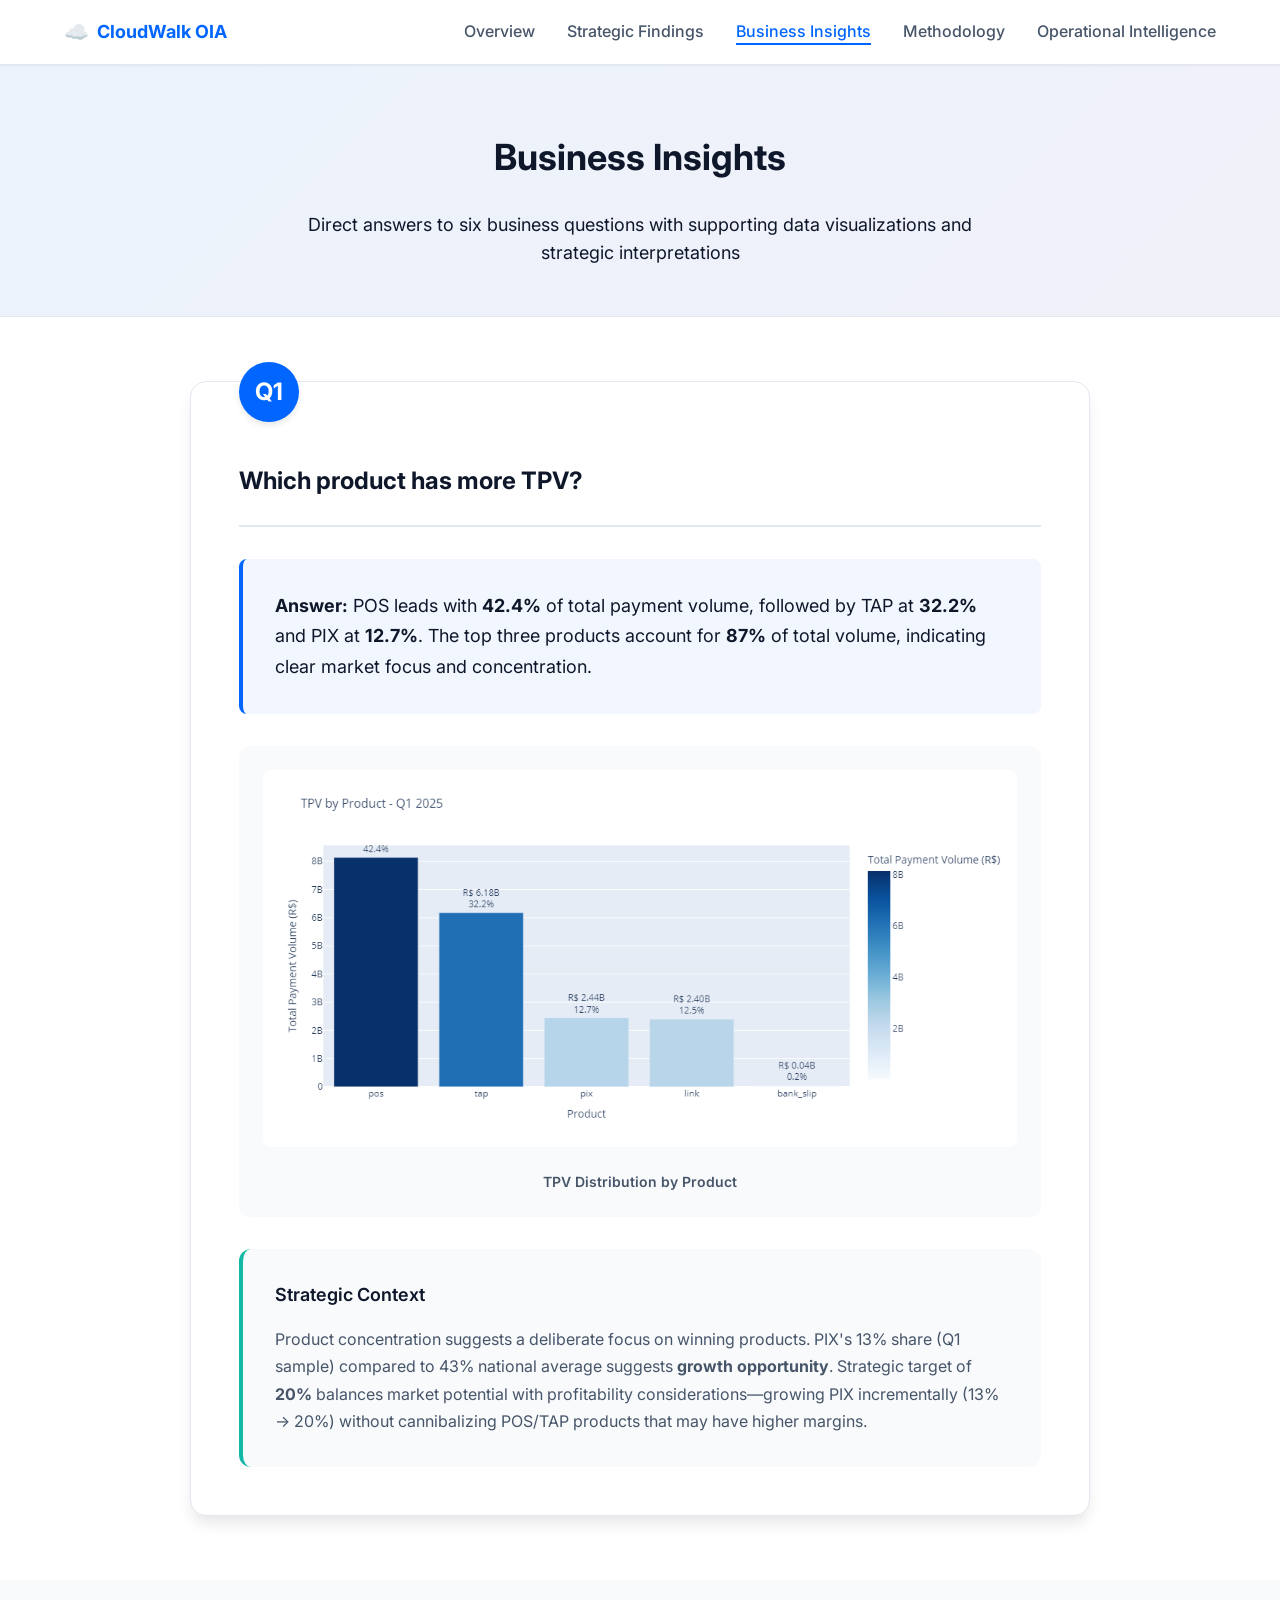
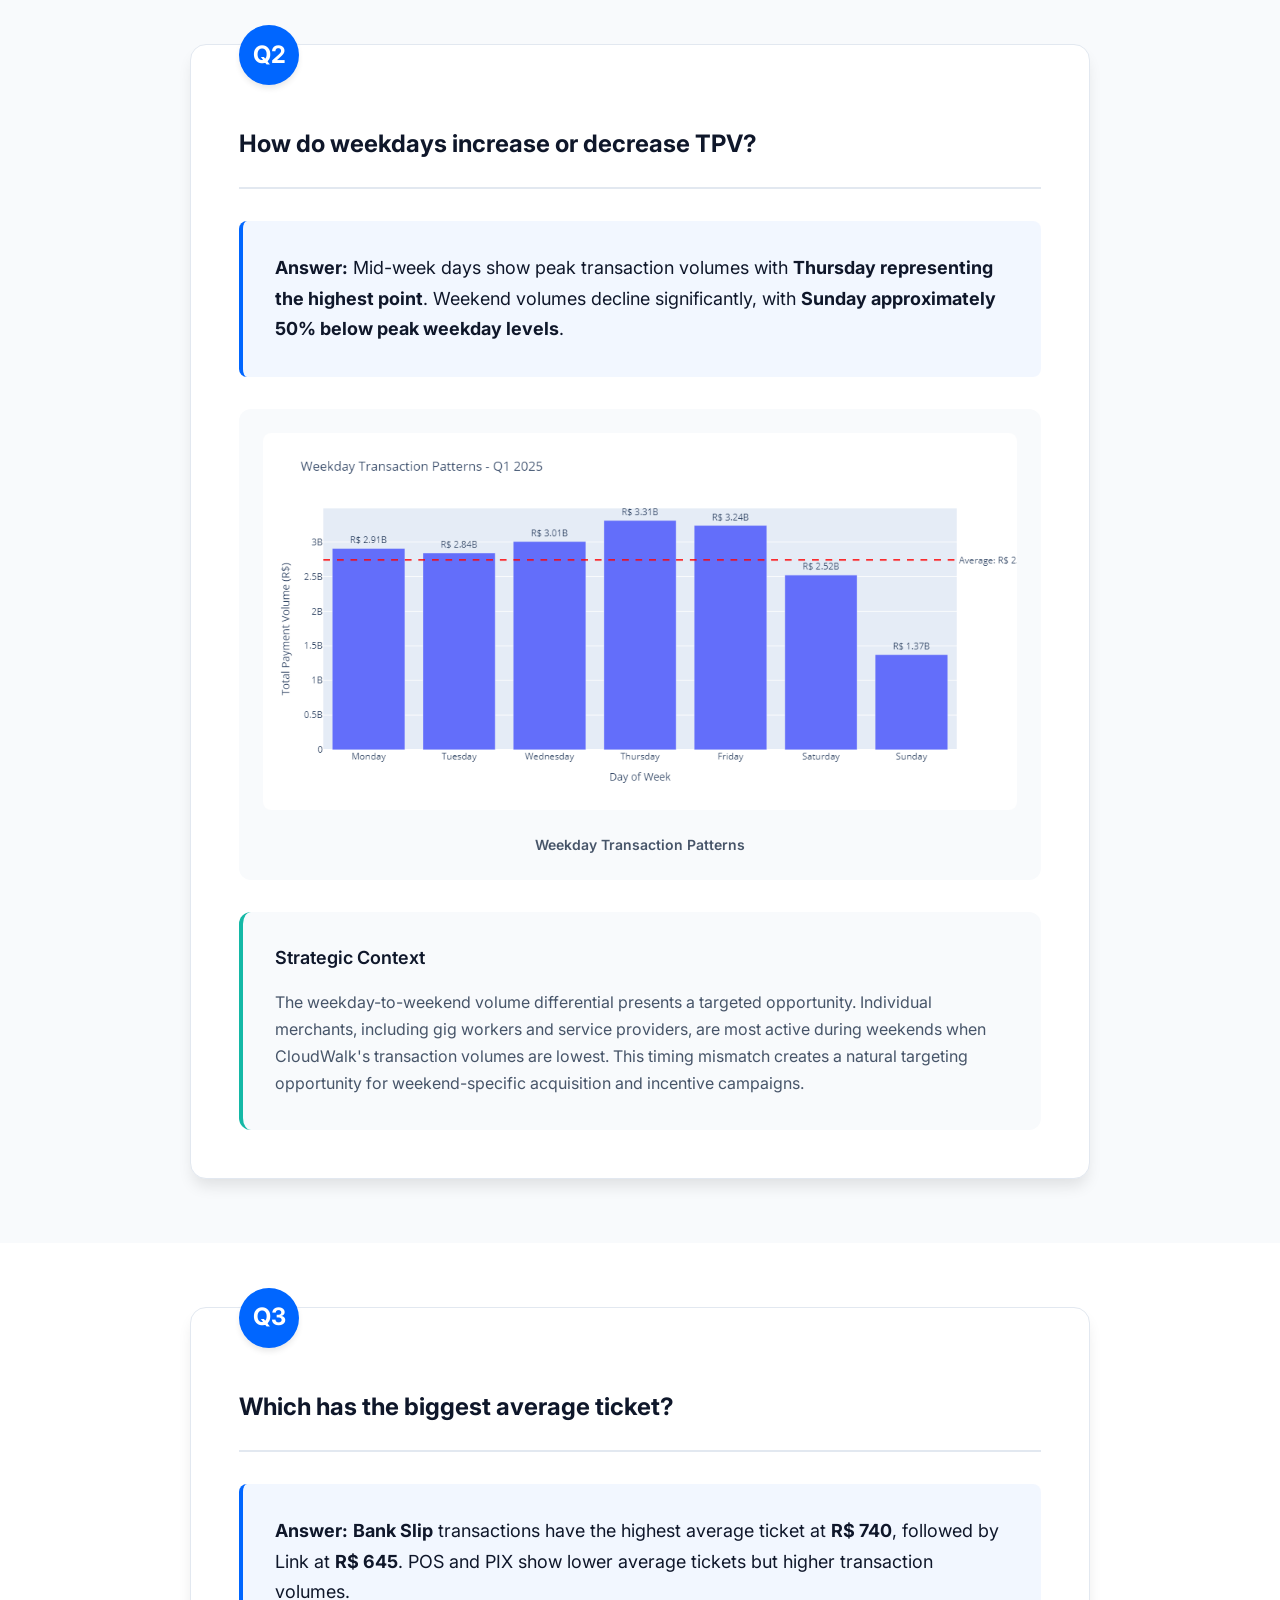
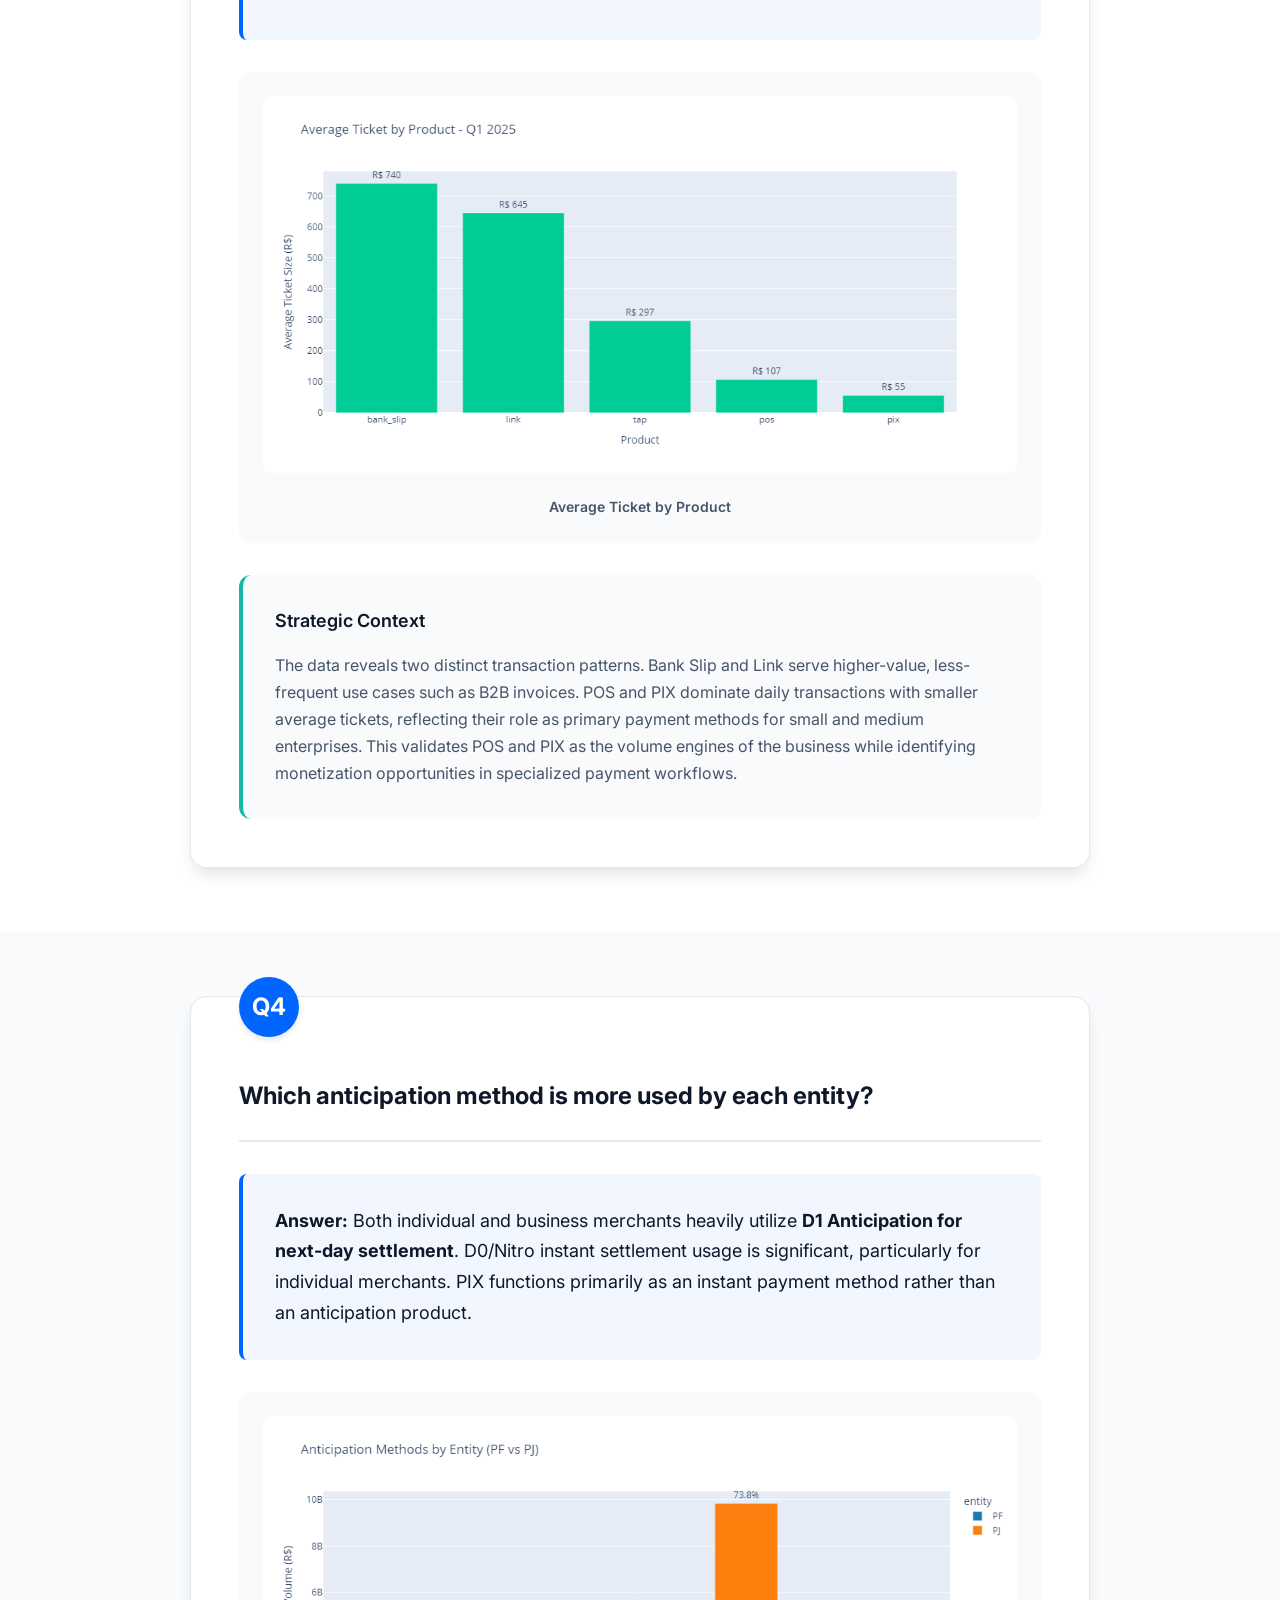
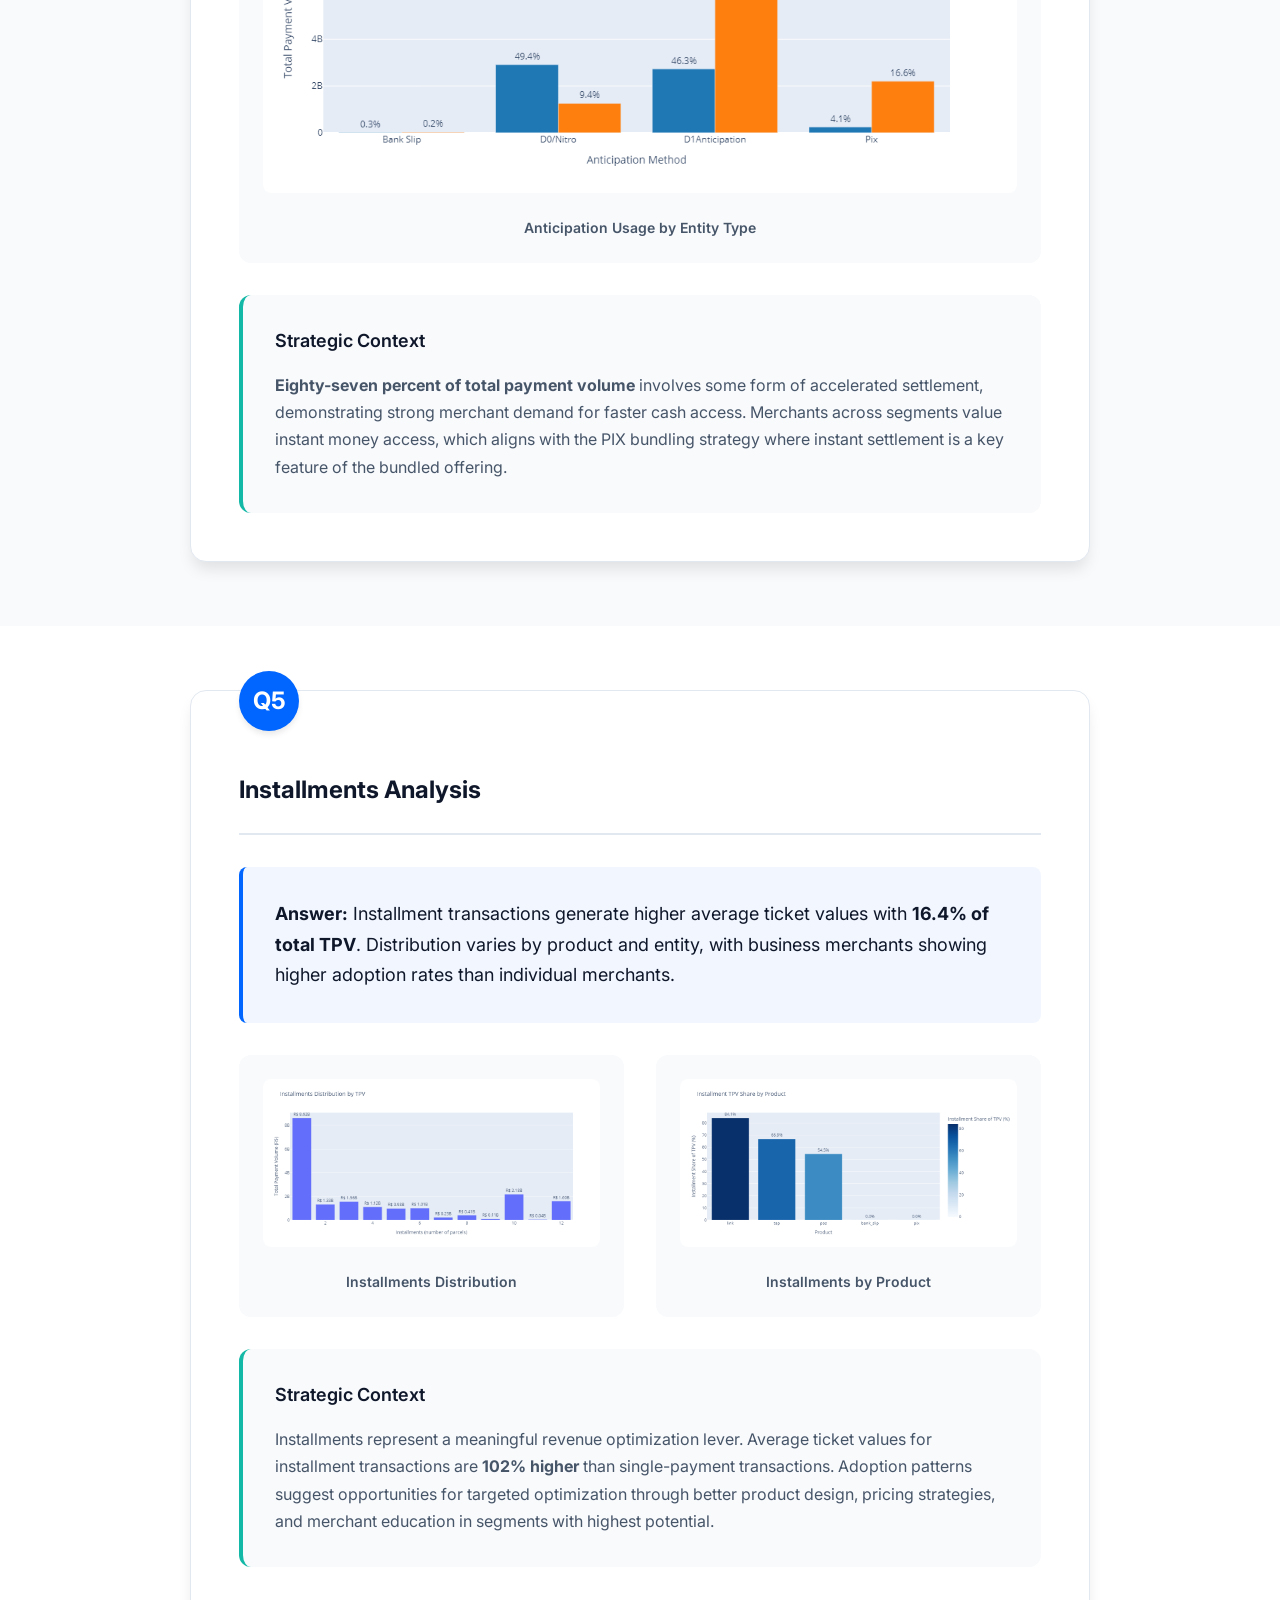
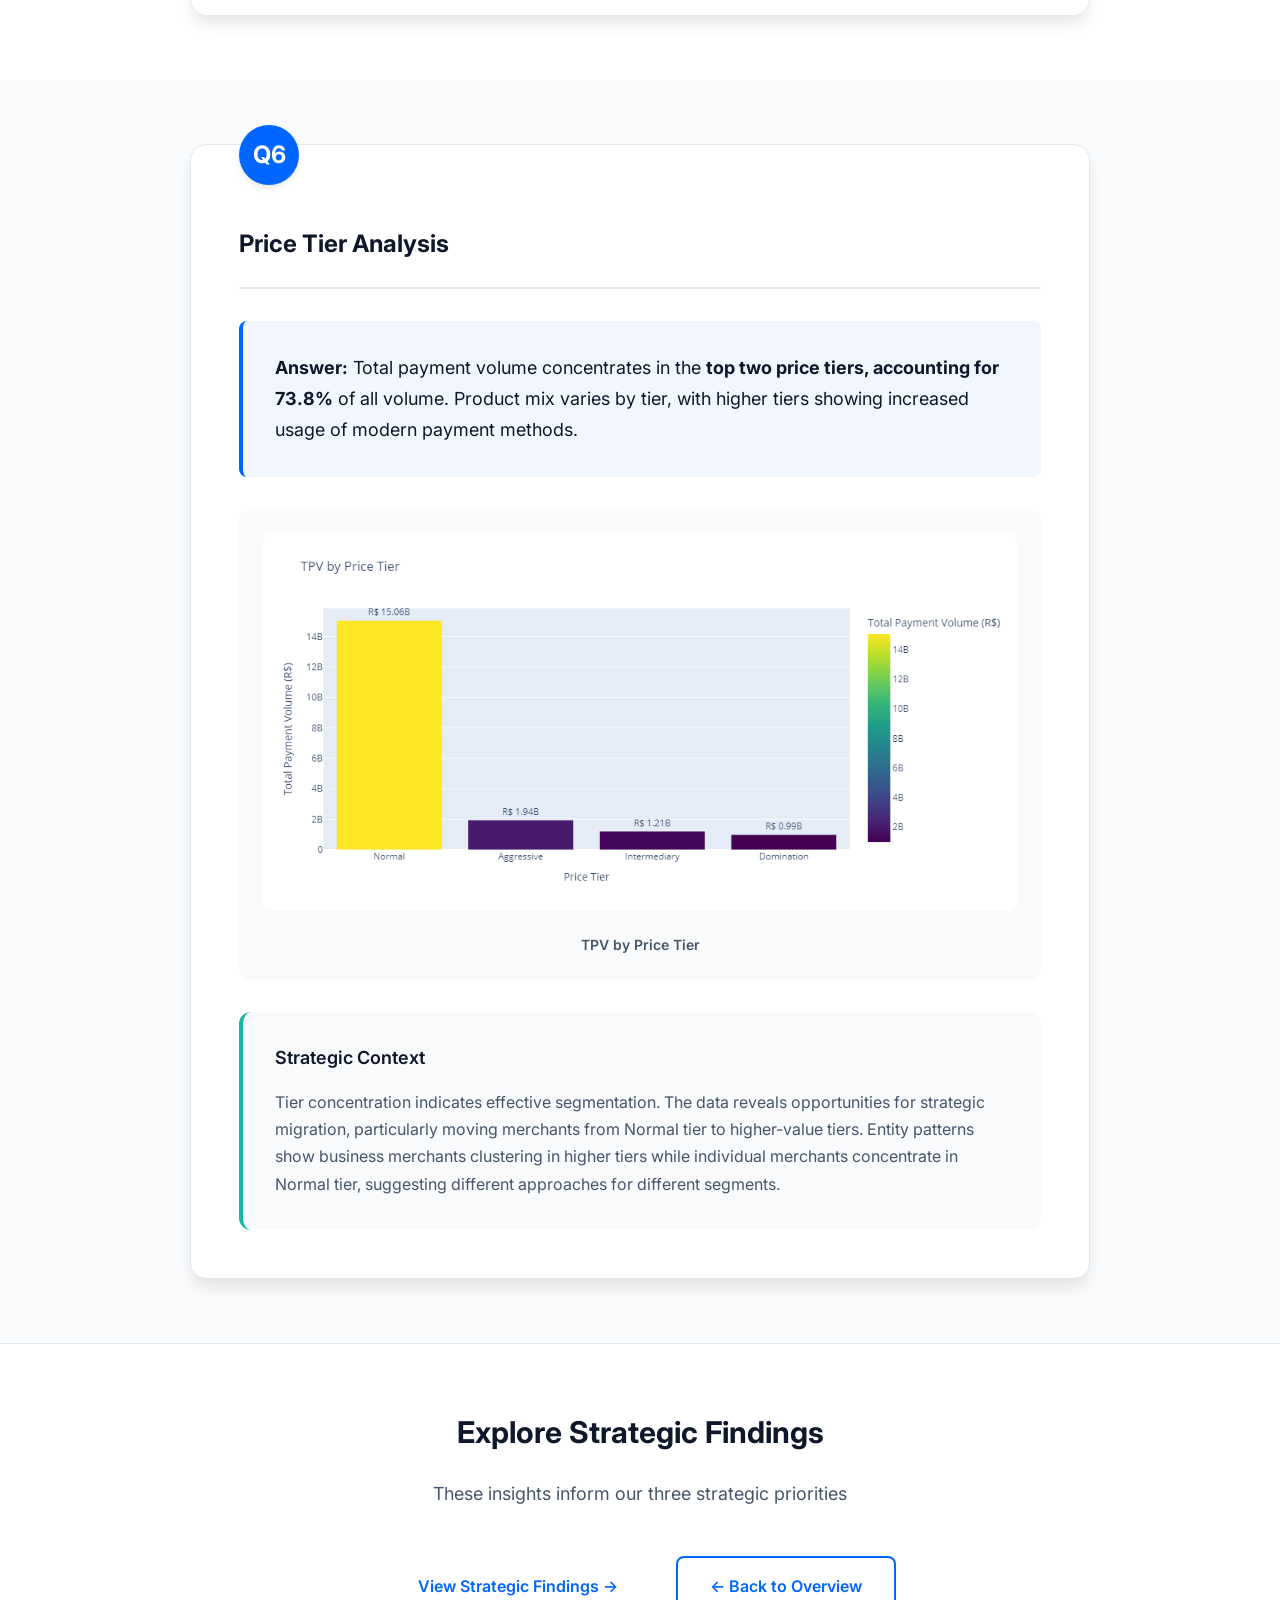
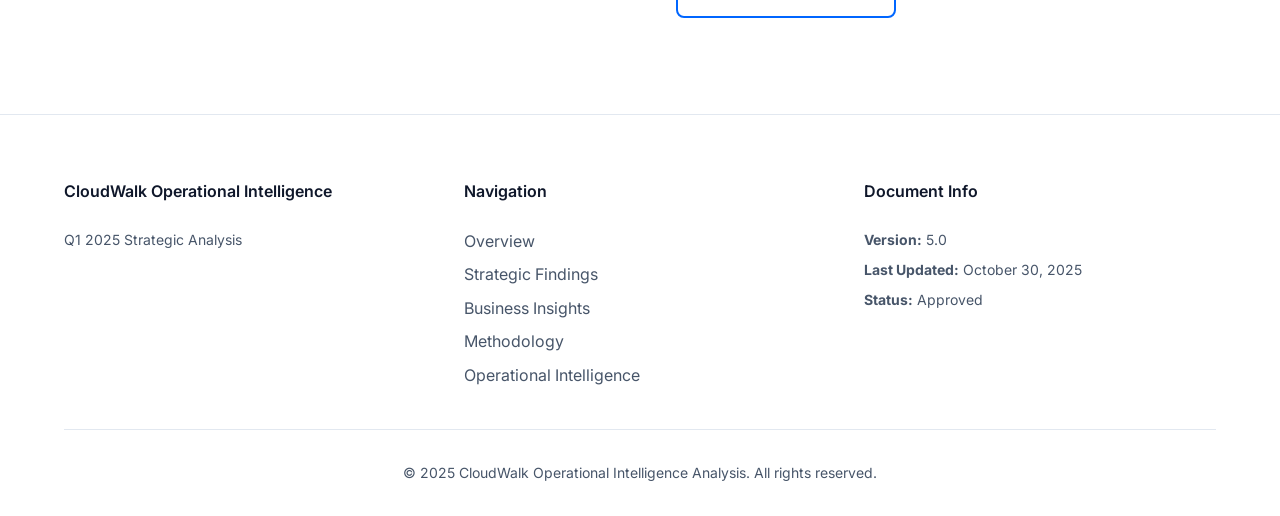
<file: docs/insights.html>
<!DOCTYPE html>
<html lang="en">
<head>
    <meta charset="UTF-8">
    <meta name="viewport" content="width=device-width, initial-scale=1.0">
    <title>Business Insights | CloudWalk Q1 2025 Analysis</title>
    <link rel="stylesheet" href="styles.css">
    <link rel="preconnect" href="https://fonts.googleapis.com">
    <link rel="preconnect" href="https://fonts.gstatic.com" crossorigin>
    <link href="https://fonts.googleapis.com/css2?family=Inter:wght@300;400;500;600;700&display=swap" rel="stylesheet">
</head>
<body>
    <!-- Navigation -->
    <nav class="navbar">
        <div class="nav-container">
            <div class="nav-brand">
                <span class="brand-icon">☁️</span>
                <span class="brand-text">CloudWalk OIA</span>
            </div>
            <ul class="nav-menu">
                <li><a href="index.html">Overview</a></li>
                <li><a href="findings.html">Strategic Findings</a></li>
                <li><a href="insights.html" class="active">Business Insights</a></li>
                <li><a href="methodology.html">Methodology</a></li>
                <li><a href="operational-intelligence.html">Operational Intelligence</a></li>
            </ul>
            <button class="nav-toggle" aria-label="Toggle navigation">
                <span></span>
                <span></span>
                <span></span>
            </button>
        </div>
    </nav>

    <!-- Page Header -->
    <section class="page-header">
        <div class="container">
            <h1>Business Insights</h1>
            <p class="page-subtitle">Direct answers to six business questions with supporting data visualizations and strategic interpretations</p>
        </div>
    </section>

    <!-- Question 1 -->
    <section class="question-section">
        <div class="container">
            <div class="question-card">
                <div class="question-number">Q1</div>
                <div class="question-content">
                    <h2>Which product has more TPV?</h2>
                    <div class="answer-section">
                        <p class="answer-lead"><strong>Answer:</strong> POS leads with <strong>42.4%</strong> of total payment volume, followed by TAP at <strong>32.2%</strong> and PIX at <strong>12.7%</strong>. The top three products account for <strong>87%</strong> of total volume, indicating clear market focus and concentration.</p>
                        
                        <div class="visualization-item large">
                            <img src="visualizations/findings/tpv_by_product_bar.png" alt="TPV by Product" onclick="openLightbox(this.src, 'Total Payment Volume by Product')">
                            <p class="viz-caption">TPV Distribution by Product</p>
                        </div>

                        <div class="strategic-context">
                            <h4>Strategic Context</h4>
                            <p>Product concentration suggests a deliberate focus on winning products. PIX's 13% share (Q1 sample) compared to 43% national average suggests <strong>growth opportunity</strong>. Strategic target of <strong>20%</strong> balances market potential with profitability considerations—growing PIX incrementally (13% → 20%) without cannibalizing POS/TAP products that may have higher margins.</p>
                        </div>
                    </div>
                </div>
            </div>
        </div>
    </section>

    <!-- Question 2 -->
    <section class="question-section alt">
        <div class="container">
            <div class="question-card">
                <div class="question-number">Q2</div>
                <div class="question-content">
                    <h2>How do weekdays increase or decrease TPV?</h2>
                    <div class="answer-section">
                        <p class="answer-lead"><strong>Answer:</strong> Mid-week days show peak transaction volumes with <strong>Thursday representing the highest point</strong>. Weekend volumes decline significantly, with <strong>Sunday approximately 50% below peak weekday levels</strong>.</p>
                        
                        <div class="visualization-item large">
                            <img src="visualizations/findings/weekday_patterns.png" alt="Weekday Transaction Patterns" onclick="openLightbox(this.src, 'Weekday Transaction Patterns')">
                            <p class="viz-caption">Weekday Transaction Patterns</p>
                        </div>

                        <div class="strategic-context">
                            <h4>Strategic Context</h4>
                            <p>The weekday-to-weekend volume differential presents a targeted opportunity. Individual merchants, including gig workers and service providers, are most active during weekends when CloudWalk's transaction volumes are lowest. This timing mismatch creates a natural targeting opportunity for weekend-specific acquisition and incentive campaigns.</p>
                        </div>
                    </div>
                </div>
            </div>
        </div>
    </section>

    <!-- Question 3 -->
    <section class="question-section">
        <div class="container">
            <div class="question-card">
                <div class="question-number">Q3</div>
                <div class="question-content">
                    <h2>Which has the biggest average ticket?</h2>
                    <div class="answer-section">
                        <p class="answer-lead"><strong>Answer:</strong> <strong>Bank Slip</strong> transactions have the highest average ticket at <strong>R$ 740</strong>, followed by Link at <strong>R$ 645</strong>. POS and PIX show lower average tickets but higher transaction volumes.</p>
                        
                        <div class="visualization-item large">
                            <img src="visualizations/findings/avg_ticket_by_product.png" alt="Average Ticket by Product" onclick="openLightbox(this.src, 'Average Ticket by Product')">
                            <p class="viz-caption">Average Ticket by Product</p>
                        </div>

                        <div class="strategic-context">
                            <h4>Strategic Context</h4>
                            <p>The data reveals two distinct transaction patterns. Bank Slip and Link serve higher-value, less-frequent use cases such as B2B invoices. POS and PIX dominate daily transactions with smaller average tickets, reflecting their role as primary payment methods for small and medium enterprises. This validates POS and PIX as the volume engines of the business while identifying monetization opportunities in specialized payment workflows.</p>
                        </div>
                    </div>
                </div>
            </div>
        </div>
    </section>

    <!-- Question 4 -->
    <section class="question-section alt">
        <div class="container">
            <div class="question-card">
                <div class="question-number">Q4</div>
                <div class="question-content">
                    <h2>Which anticipation method is more used by each entity?</h2>
                    <div class="answer-section">
                        <p class="answer-lead"><strong>Answer:</strong> Both individual and business merchants heavily utilize <strong>D1 Anticipation for next-day settlement</strong>. D0/Nitro instant settlement usage is significant, particularly for individual merchants. PIX functions primarily as an instant payment method rather than an anticipation product.</p>
                        
                        <div class="visualization-item large">
                            <img src="visualizations/findings/anticipation_by_entity_comparison.png" alt="Anticipation by Entity" onclick="openLightbox(this.src, 'Anticipation Method Usage by Entity Type')">
                            <p class="viz-caption">Anticipation Usage by Entity Type</p>
                        </div>

                        <div class="strategic-context">
                            <h4>Strategic Context</h4>
                            <p><strong>Eighty-seven percent of total payment volume</strong> involves some form of accelerated settlement, demonstrating strong merchant demand for faster cash access. Merchants across segments value instant money access, which aligns with the PIX bundling strategy where instant settlement is a key feature of the bundled offering.</p>
                        </div>
                    </div>
                </div>
            </div>
        </div>
    </section>

    <!-- Question 5 -->
    <section class="question-section">
        <div class="container">
            <div class="question-card">
                <div class="question-number">Q5</div>
                <div class="question-content">
                    <h2>Installments Analysis</h2>
                    <div class="answer-section">
                        <p class="answer-lead"><strong>Answer:</strong> Installment transactions generate higher average ticket values with <strong>16.4% of total TPV</strong>. Distribution varies by product and entity, with business merchants showing higher adoption rates than individual merchants.</p>
                        
                        <div class="visualization-grid">
                            <div class="visualization-item">
                                <img src="visualizations/findings/installments_distribution.png" alt="Installments Distribution" onclick="openLightbox(this.src, 'Installments Distribution')">
                                <p class="viz-caption">Installments Distribution</p>
                            </div>
                            <div class="visualization-item">
                                <img src="visualizations/findings/installments_by_product.png" alt="Installments by Product" onclick="openLightbox(this.src, 'Installments by Product')">
                                <p class="viz-caption">Installments by Product</p>
                            </div>
                        </div>

                        <div class="strategic-context">
                            <h4>Strategic Context</h4>
                            <p>Installments represent a meaningful revenue optimization lever. Average ticket values for installment transactions are <strong>102% higher</strong> than single-payment transactions. Adoption patterns suggest opportunities for targeted optimization through better product design, pricing strategies, and merchant education in segments with highest potential.</p>
                        </div>
                    </div>
                </div>
            </div>
        </div>
    </section>

    <!-- Question 6 -->
    <section class="question-section alt">
        <div class="container">
            <div class="question-card">
                <div class="question-number">Q6</div>
                <div class="question-content">
                    <h2>Price Tier Analysis</h2>
                    <div class="answer-section">
                        <p class="answer-lead"><strong>Answer:</strong> Total payment volume concentrates in the <strong>top two price tiers, accounting for 73.8%</strong> of all volume. Product mix varies by tier, with higher tiers showing increased usage of modern payment methods.</p>
                        
                        <div class="visualization-item large">
                            <img src="visualizations/findings/tpv_by_price_tier.png" alt="TPV by Price Tier" onclick="openLightbox(this.src, 'Total Payment Volume by Price Tier')">
                            <p class="viz-caption">TPV by Price Tier</p>
                        </div>

                        <div class="strategic-context">
                            <h4>Strategic Context</h4>
                            <p>Tier concentration indicates effective segmentation. The data reveals opportunities for strategic migration, particularly moving merchants from Normal tier to higher-value tiers. Entity patterns show business merchants clustering in higher tiers while individual merchants concentrate in Normal tier, suggesting different approaches for different segments.</p>
                        </div>
                    </div>
                </div>
            </div>
        </div>
    </section>

    <!-- CTA Section -->
    <section class="cta-section">
        <div class="container">
            <div class="cta-content">
                <h2>Explore Strategic Findings</h2>
                <p>These insights inform our three strategic priorities</p>
                <div class="cta-buttons">
                    <a href="findings.html" class="btn btn-primary">View Strategic Findings →</a>
                    <a href="index.html" class="btn btn-outline">← Back to Overview</a>
                </div>
            </div>
        </div>
    </section>

    <!-- Footer -->
    <footer class="footer">
        <div class="container">
            <div class="footer-content">
                <div class="footer-section">
                    <h4>CloudWalk Operational Intelligence</h4>
                    <p>Q1 2025 Strategic Analysis</p>
                </div>
                <div class="footer-section">
                    <h4>Navigation</h4>
                    <ul>
                        <li><a href="index.html">Overview</a></li>
                        <li><a href="findings.html">Strategic Findings</a></li>
                        <li><a href="insights.html">Business Insights</a></li>
                        <li><a href="methodology.html">Methodology</a></li>
                        <li><a href="operational-intelligence.html">Operational Intelligence</a></li>
                    </ul>
                </div>
                <div class="footer-section">
                    <h4>Document Info</h4>
                    <p><strong>Version:</strong> 5.0</p>
                    <p><strong>Last Updated:</strong> October 30, 2025</p>
                    <p><strong>Status:</strong> Approved</p>
                </div>
            </div>
            <div class="footer-bottom">
                <p>&copy; 2025 CloudWalk Operational Intelligence Analysis. All rights reserved.</p>
            </div>
        </div>
    </footer>

    <script src="script.js"></script>
</body>
</html>
</file>
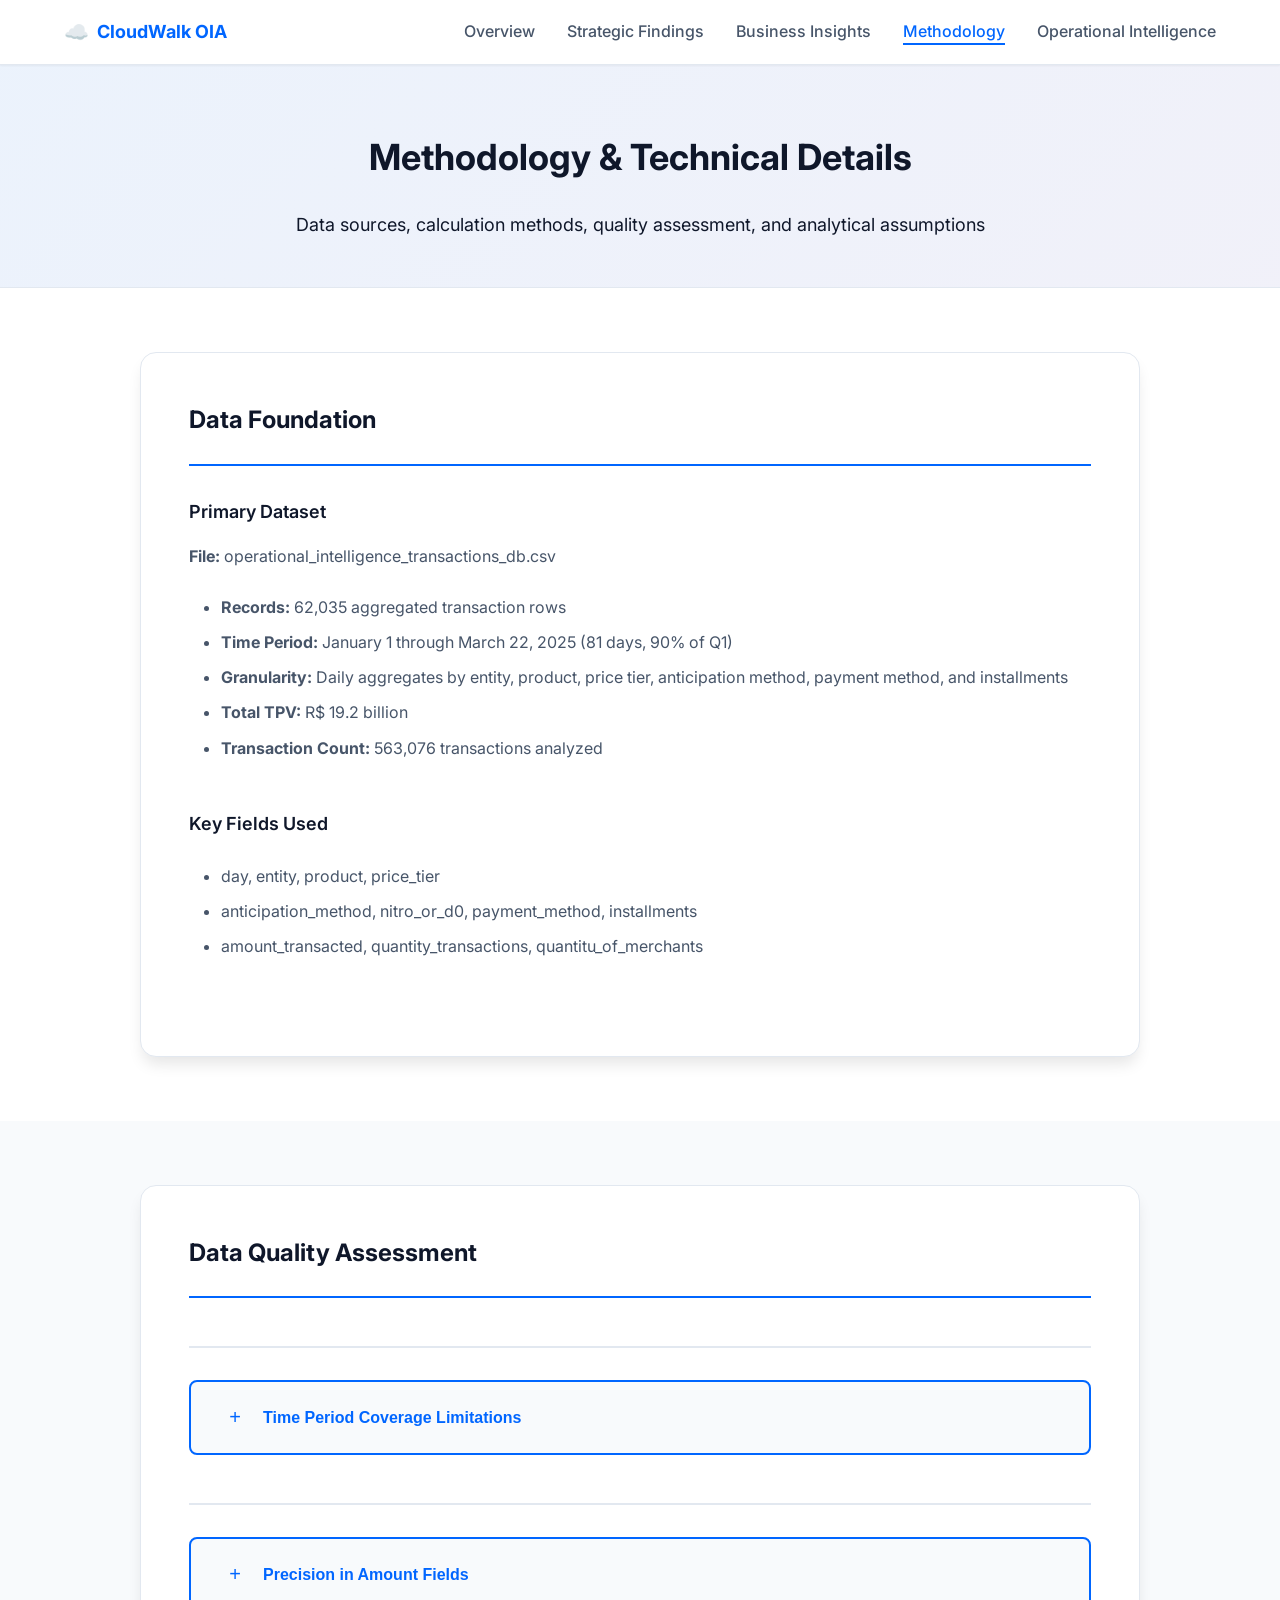
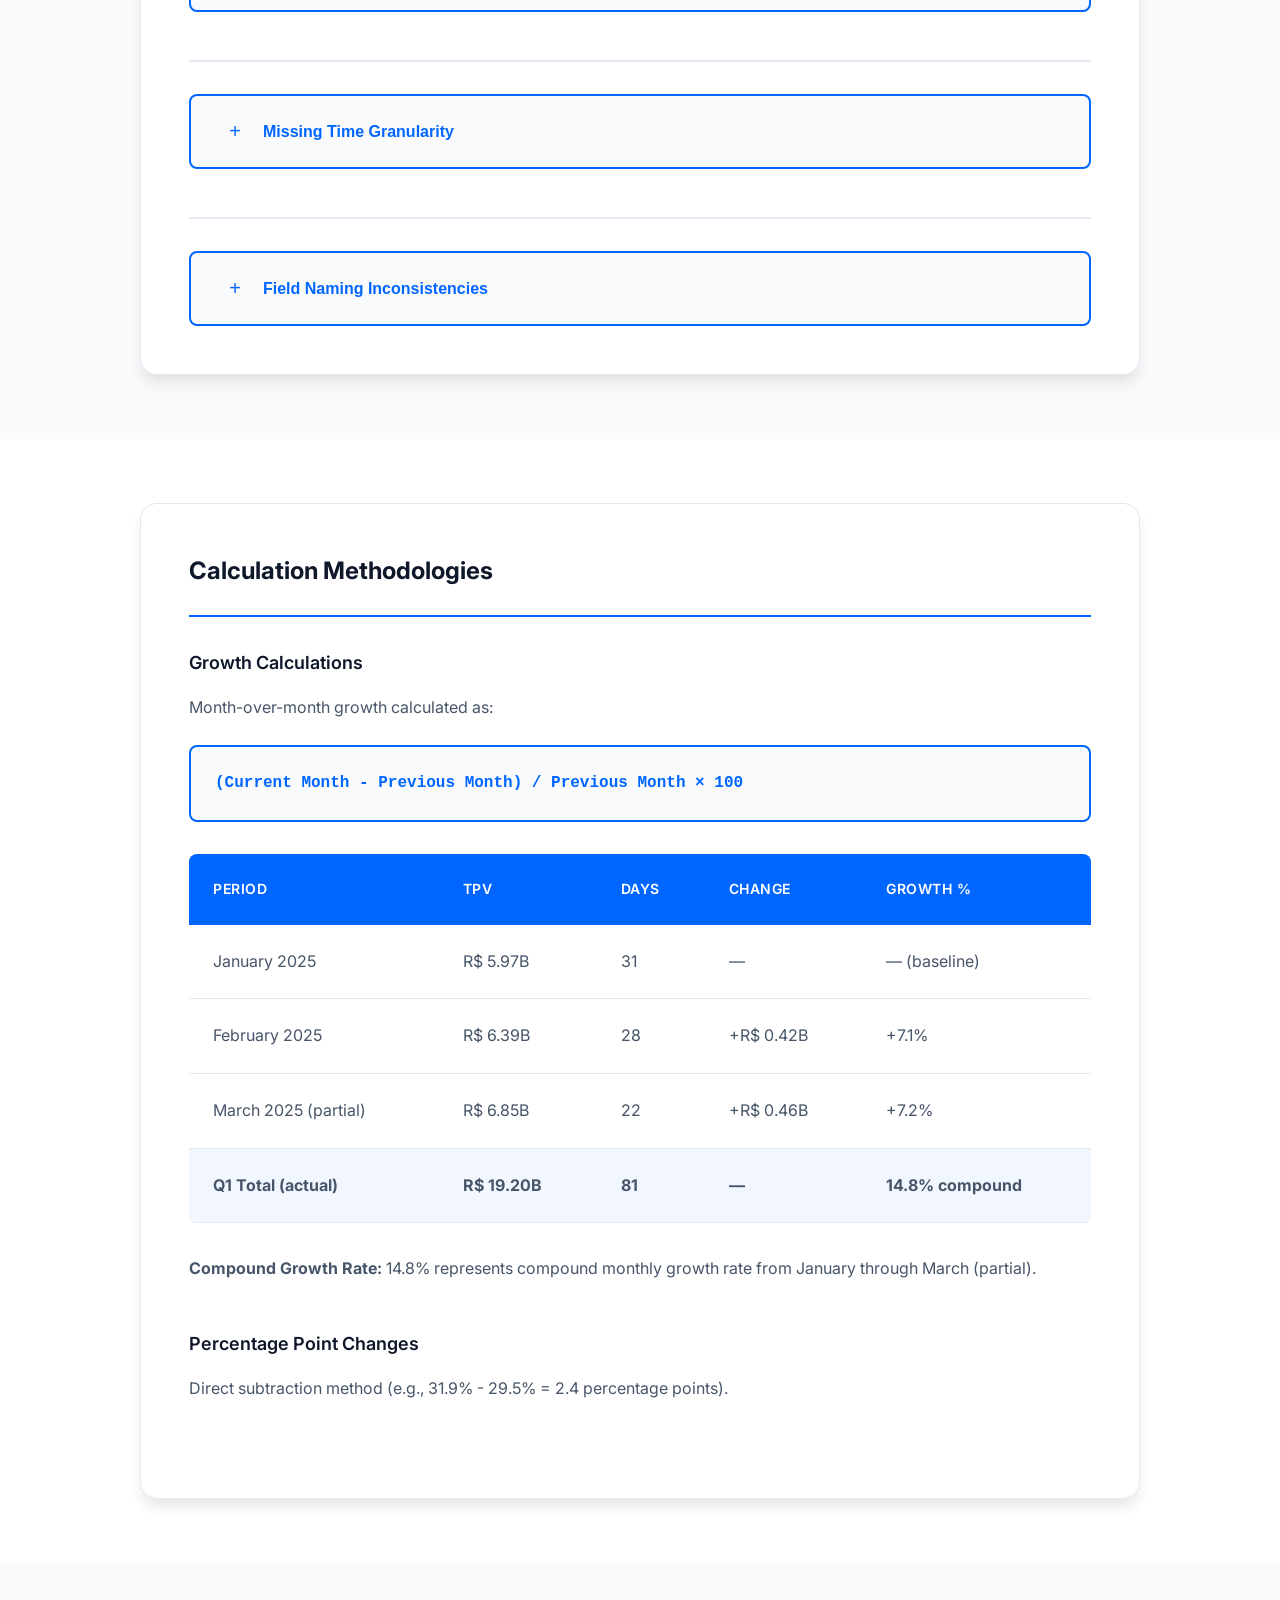
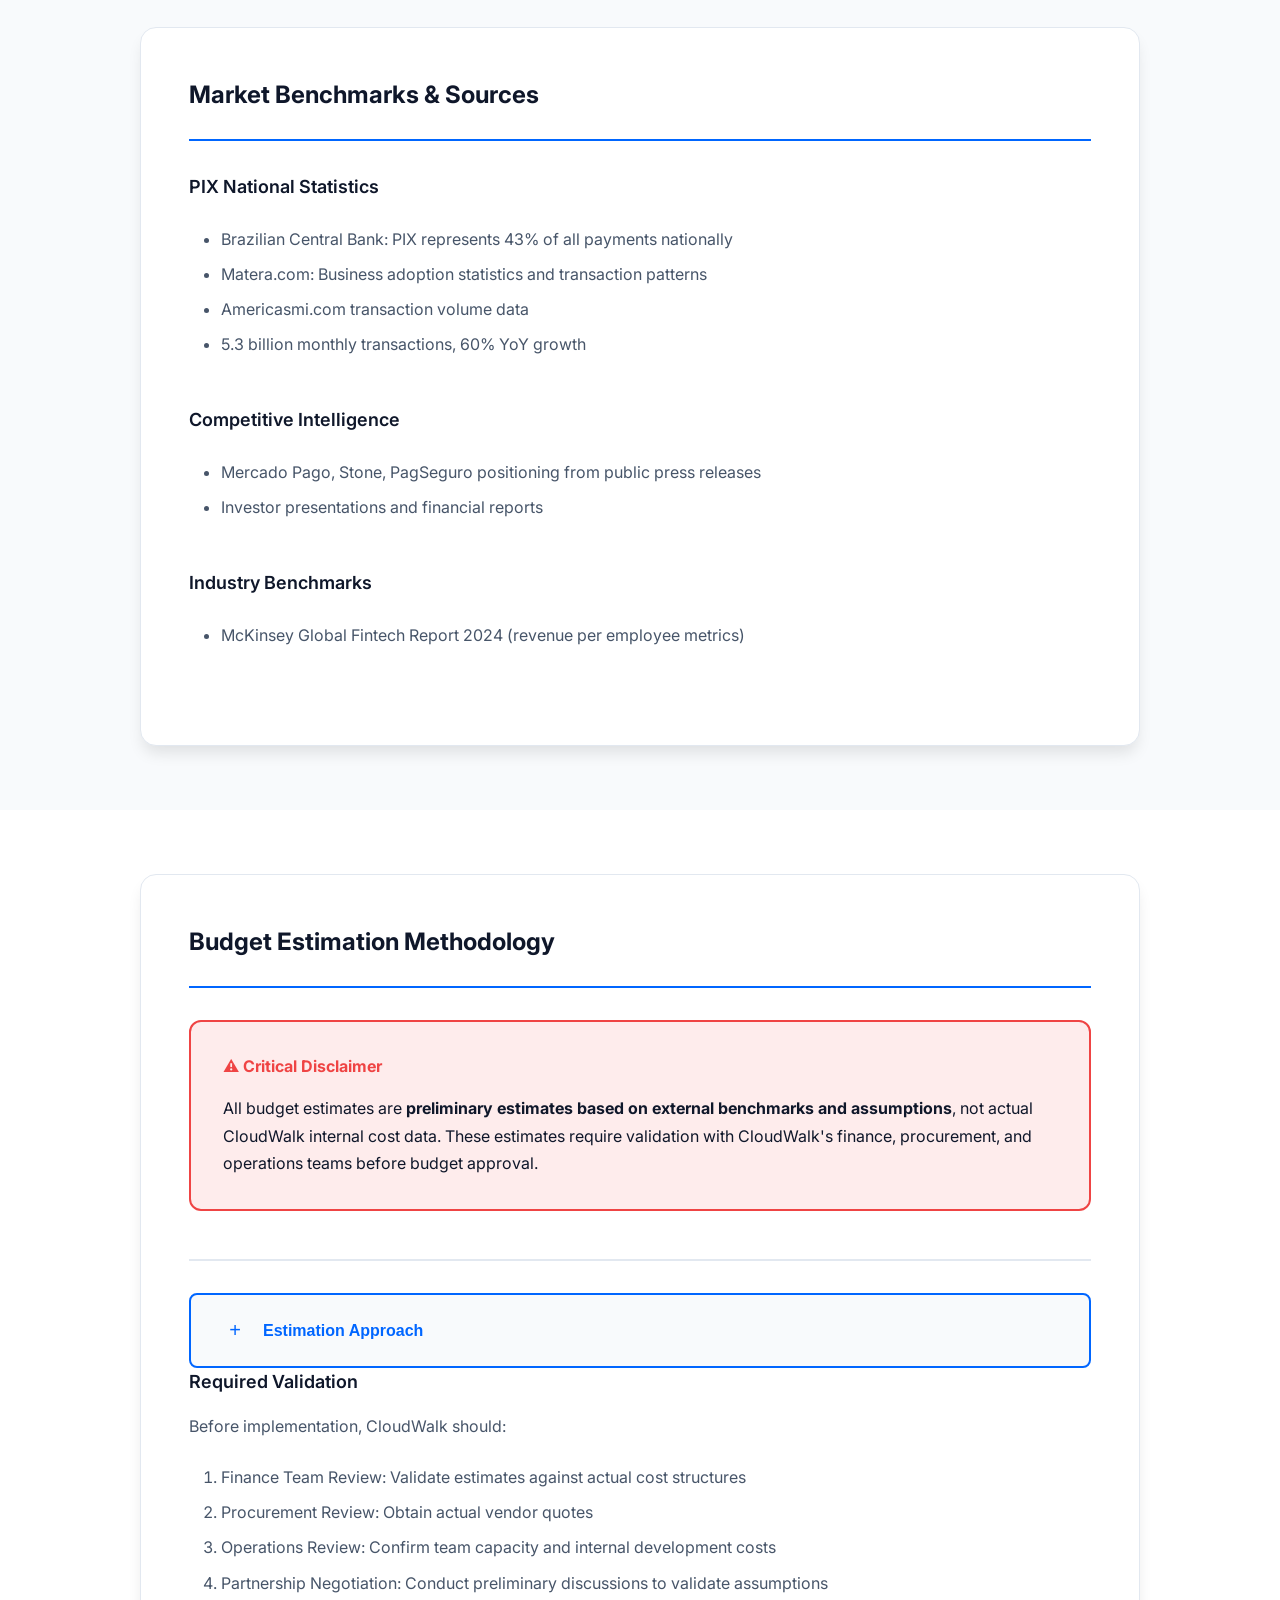
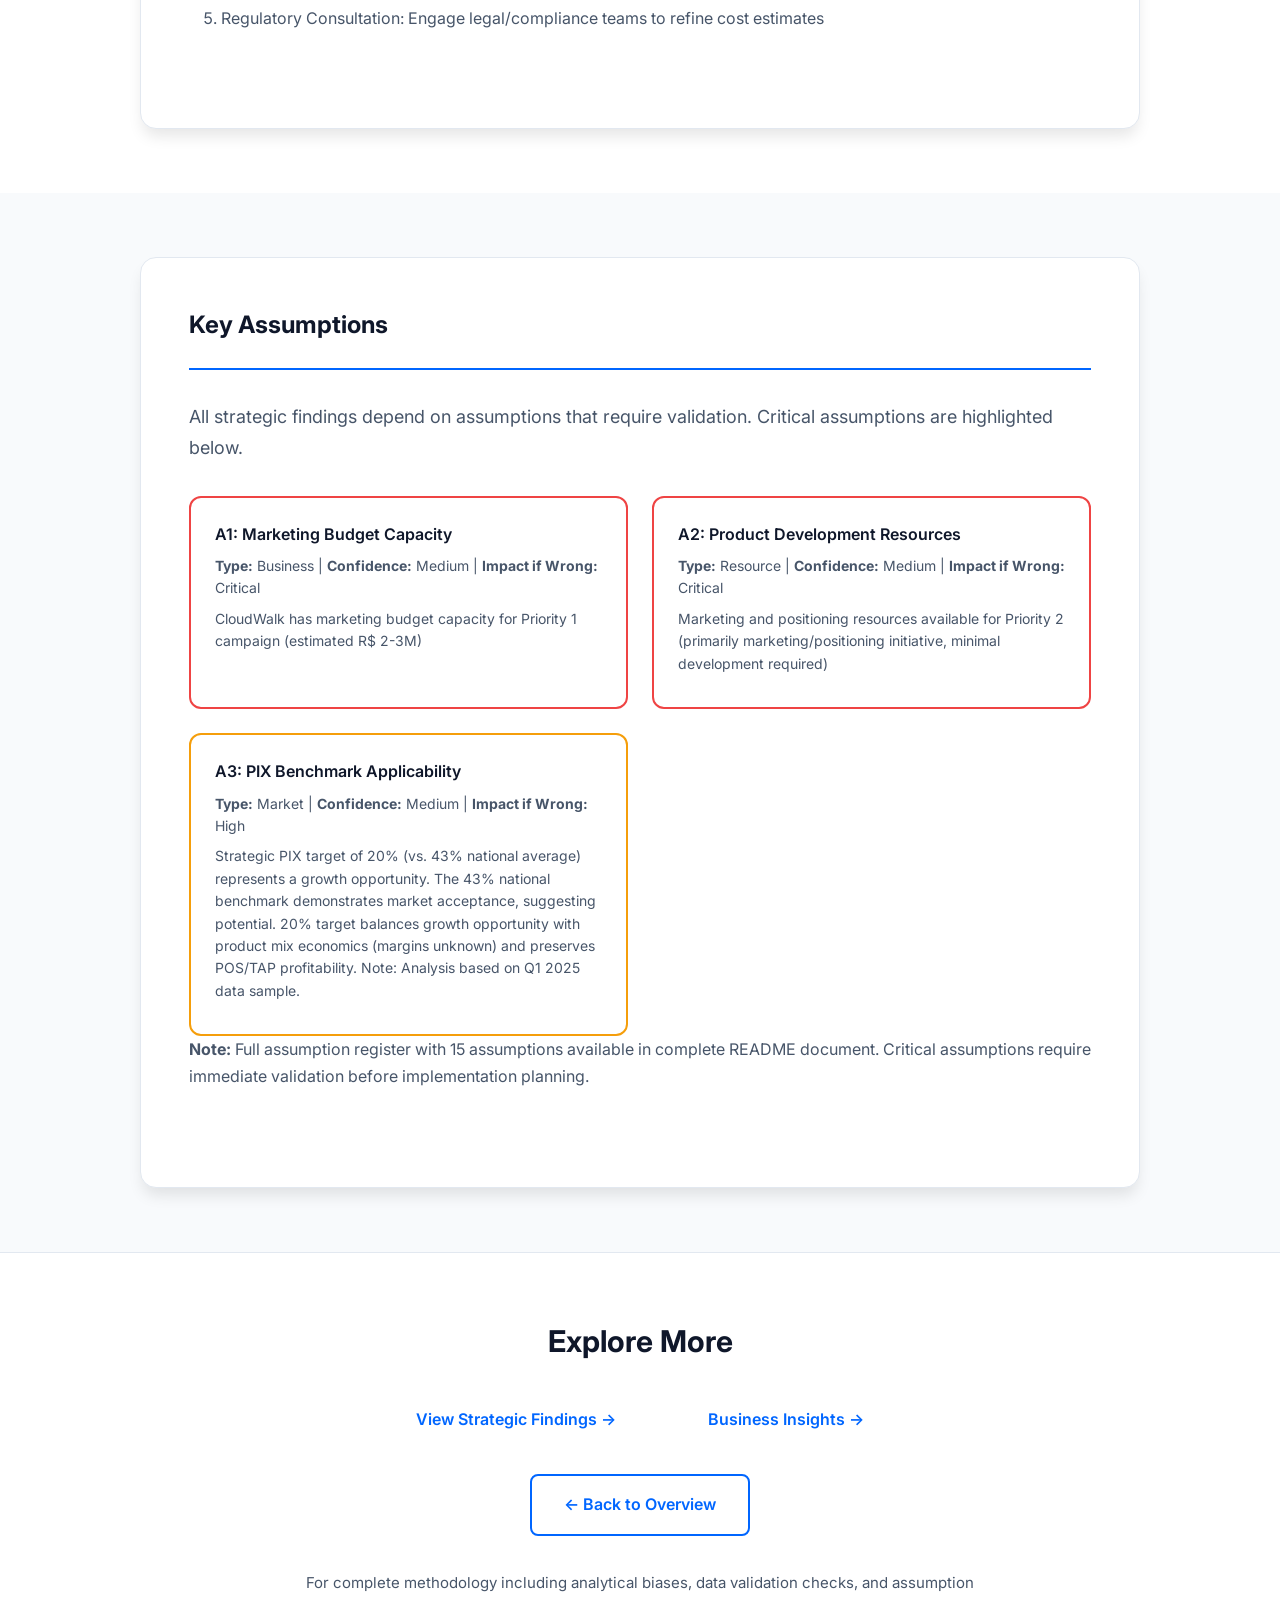
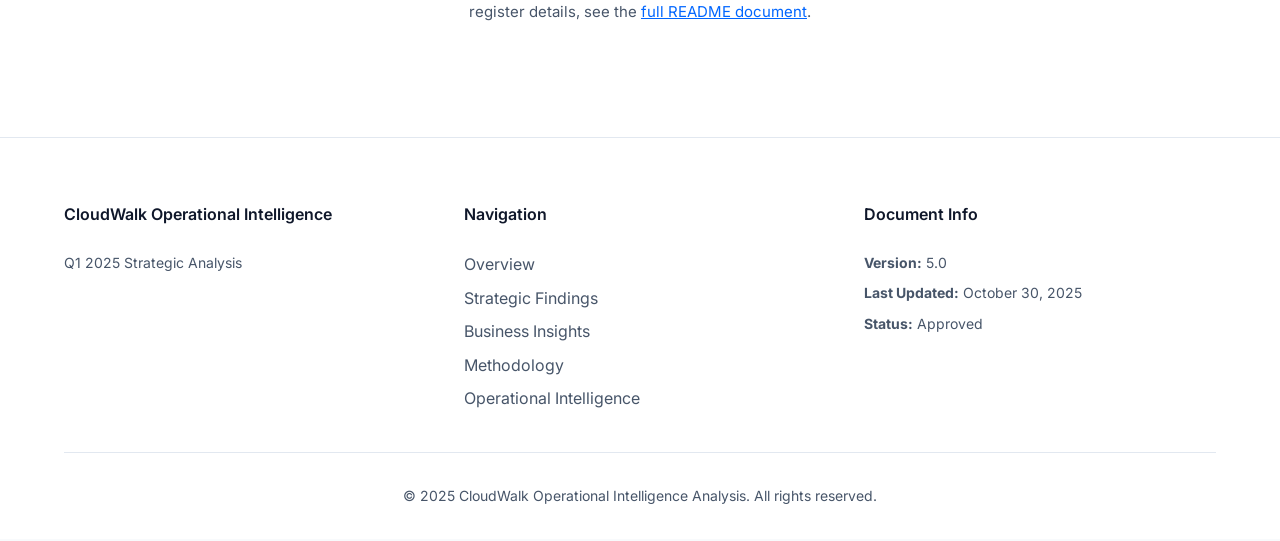
<file: docs/methodology.html>
<!DOCTYPE html>
<html lang="en">
<head>
    <meta charset="UTF-8">
    <meta name="viewport" content="width=device-width, initial-scale=1.0">
    <title>Methodology | CloudWalk Q1 2025 Analysis</title>
    <link rel="stylesheet" href="styles.css">
    <link rel="preconnect" href="https://fonts.googleapis.com">
    <link rel="preconnect" href="https://fonts.gstatic.com" crossorigin>
    <link href="https://fonts.googleapis.com/css2?family=Inter:wght@300;400;500;600;700&display=swap" rel="stylesheet">
</head>
<body>
    <!-- Navigation -->
    <nav class="navbar">
        <div class="nav-container">
            <div class="nav-brand">
                <span class="brand-icon">☁️</span>
                <span class="brand-text">CloudWalk OIA</span>
            </div>
            <ul class="nav-menu">
                <li><a href="index.html">Overview</a></li>
                <li><a href="findings.html">Strategic Findings</a></li>
                <li><a href="insights.html">Business Insights</a></li>
                <li><a href="methodology.html" class="active">Methodology</a></li>
                <li><a href="operational-intelligence.html">Operational Intelligence</a></li>
            </ul>
            <button class="nav-toggle" aria-label="Toggle navigation">
                <span></span>
                <span></span>
                <span></span>
            </button>
        </div>
    </nav>

    <!-- Page Header -->
    <section class="page-header">
        <div class="container">
            <h1>Methodology & Technical Details</h1>
            <p class="page-subtitle">Data sources, calculation methods, quality assessment, and analytical assumptions</p>
        </div>
    </section>

    <!-- Data Foundation -->
    <section class="methodology-section">
        <div class="container">
            <div class="methodology-card">
                <h2>Data Foundation</h2>
                <div class="methodology-content">
                    <div class="method-item">
                        <h4>Primary Dataset</h4>
                        <p><strong>File:</strong> operational_intelligence_transactions_db.csv</p>
                        <ul>
                            <li><strong>Records:</strong> 62,035 aggregated transaction rows</li>
                            <li><strong>Time Period:</strong> January 1 through March 22, 2025 (81 days, 90% of Q1)</li>
                            <li><strong>Granularity:</strong> Daily aggregates by entity, product, price tier, anticipation method, payment method, and installments</li>
                            <li><strong>Total TPV:</strong> R$ 19.2 billion</li>
                            <li><strong>Transaction Count:</strong> 563,076 transactions analyzed</li>
                        </ul>
                    </div>

                    <div class="method-item">
                        <h4>Key Fields Used</h4>
                        <ul>
                            <li>day, entity, product, price_tier</li>
                            <li>anticipation_method, nitro_or_d0, payment_method, installments</li>
                            <li>amount_transacted, quantity_transactions, quantitu_of_merchants</li>
                        </ul>
                    </div>
                </div>
            </div>
        </div>
    </section>

    <!-- Data Quality -->
    <section class="methodology-section alt">
        <div class="container">
            <div class="methodology-card">
                <h2>Data Quality Assessment</h2>
                
                <div class="collapsible-section">
                    <button class="collapsible-toggle" onclick="toggleSection(this)">
                        <span class="toggle-icon">+</span>
                        <span>Time Period Coverage Limitations</span>
                    </button>
                    <div class="collapsible-content" style="display: none;">
                        <div class="methodology-content">
                            <p><strong>Issue:</strong> Primary dataset covers January 1 through March 22, 2025 (81 days), not complete Q1 through March 31.</p>
                            <p><strong>Impact:</strong> "Q1 2025" references technically represent "January 1 through March 22". Monthly growth calculations exclude final 9 days of March. This does not materially affect strategic findings.</p>
                            <p><strong>Mitigation:</strong> Patterns validated across 81 days representing 90% of Q1. Trends (PF growth, PIX stagnation, weekday patterns) validated across multiple months.</p>
                        </div>
                    </div>
                </div>

                <div class="collapsible-section">
                    <button class="collapsible-toggle" onclick="toggleSection(this)">
                        <span class="toggle-icon">+</span>
                        <span>Precision in Amount Fields</span>
                    </button>
                    <div class="collapsible-content" style="display: none;">
                        <div class="methodology-content">
                            <p><strong>Issue 2a - Source Field (amount_transacted):</strong> Has inconsistent decimal precision (1-2 decimal places).</p>
                            <p><strong>Assessment:</strong> This is <strong>normal for currency data</strong> and represents reasonable rounding tolerance.</p>
                            <p><strong>Impact Calculation:</strong></p>
                            <ul>
                                <li>Maximum rounding error: R$ 1,123.10 (0.0000058% of total TPV)</li>
                                <li>Expected rounding error: R$ 561.55 (0.0000029% of total TPV)</li>
                                <li>Conclusion: <strong>Negligible impact</strong> - less than 0.00001% of total TPV</li>
                            </ul>
                            
                            <p><strong>Issue 2b - Calculated Fields (avg_* columns):</strong> Have excessive decimal precision (12-16 decimal places).</p>
                            <p><strong>Assessment:</strong> This is <strong>not normal</strong> and results from floating-point calculation artifacts. Currency fields should have 2 decimal places.</p>
                            <p><strong>Examples:</strong></p>
                            <ul>
                                <li>avg_ticket: 49.596311245904 (12 decimals) - should be 49.60</li>
                                <li>avg_amount_per_merchant: 250.71868097987553 (14 decimals) - should be 250.72</li>
                                <li>avg_transactions_per_merchant: 5.0551880710802175 (16 decimals) - should be 5.06</li>
                            </ul>
                            <p><strong>Impact:</strong> No material impact on analysis since these calculated fields are not used in primary calculations. Strategic findings are based on `amount_transacted` (proper precision).</p>
                            <p><strong>Recommendation:</strong> Round calculated currency fields to 2 decimals for future data processing to align with currency standards.</p>
                        </div>
                    </div>
                </div>

                <div class="collapsible-section">
                    <button class="collapsible-toggle" onclick="toggleSection(this)">
                        <span class="toggle-icon">+</span>
                        <span>Missing Time Granularity</span>
                    </button>
                    <div class="collapsible-content" style="display: none;">
                        <div class="methodology-content">
                            <p><strong>Issue:</strong> Primary datasets lack time-of-day granularity. Hourly data available only for 2-day operational snapshot.</p>
                            <p><strong>Impact:</strong> 3AM anomaly (Finding #1) discovered in 2-day snapshot only. Cannot validate if pattern consistent across entire Q1.</p>
                            <p><strong>Mitigation:</strong> 3AM anomaly present across both days of snapshot, suggesting systematic pattern. AI Ops Bot recommendation addresses need for continuous monitoring.</p>
                        </div>
                    </div>
                </div>

                <div class="collapsible-section">
                    <button class="collapsible-toggle" onclick="toggleSection(this)">
                        <span class="toggle-icon">+</span>
                        <span>Field Naming Inconsistencies</span>
                    </button>
                    <div class="collapsible-content" style="display: none;">
                        <div class="methodology-content">
                            <p><strong>Issue:</strong> Column naming varies between datasets (e.g., quantitu_of_merchants vs quantity_of_merchants).</p>
                            <p><strong>Impact:</strong> Code must handle multiple column name variations. Does not affect analysis validity but adds complexity.</p>
                        </div>
                    </div>
                </div>
            </div>
        </div>
    </section>

    <!-- Calculation Methodologies -->
    <section class="methodology-section">
        <div class="container">
            <div class="methodology-card">
                <h2>Calculation Methodologies</h2>
                
                <div class="method-item">
                    <h4>Growth Calculations</h4>
                    <p>Month-over-month growth calculated as:</p>
                    <div class="formula-box">
                        <code>(Current Month - Previous Month) / Previous Month × 100</code>
                    </div>
                    <div class="method-table">
                        <table>
                            <thead>
                                <tr>
                                    <th>Period</th>
                                    <th>TPV</th>
                                    <th>Days</th>
                                    <th>Change</th>
                                    <th>Growth %</th>
                                </tr>
                            </thead>
                            <tbody>
                                <tr>
                                    <td>January 2025</td>
                                    <td>R$ 5.97B</td>
                                    <td>31</td>
                                    <td>—</td>
                                    <td>— (baseline)</td>
                                </tr>
                                <tr>
                                    <td>February 2025</td>
                                    <td>R$ 6.39B</td>
                                    <td>28</td>
                                    <td>+R$ 0.42B</td>
                                    <td>+7.1%</td>
                                </tr>
                                <tr>
                                    <td>March 2025 (partial)</td>
                                    <td>R$ 6.85B</td>
                                    <td>22</td>
                                    <td>+R$ 0.46B</td>
                                    <td>+7.2%</td>
                                </tr>
                                <tr class="highlight-row">
                                    <td><strong>Q1 Total (actual)</strong></td>
                                    <td><strong>R$ 19.20B</strong></td>
                                    <td><strong>81</strong></td>
                                    <td><strong>—</strong></td>
                                    <td><strong>14.8% compound</strong></td>
                                </tr>
                            </tbody>
                        </table>
                    </div>
                    <p><strong>Compound Growth Rate:</strong> 14.8% represents compound monthly growth rate from January through March (partial).</p>
                </div>


                <div class="method-item">
                    <h4>Percentage Point Changes</h4>
                    <p>Direct subtraction method (e.g., 31.9% - 29.5% = 2.4 percentage points).</p>
                </div>
            </div>
        </div>
    </section>

    <!-- Market Benchmarks -->
    <section class="methodology-section alt">
        <div class="container">
            <div class="methodology-card">
                <h2>Market Benchmarks & Sources</h2>
                <div class="methodology-content">
                    <div class="method-item">
                        <h4>PIX National Statistics</h4>
                        <ul>
                            <li>Brazilian Central Bank: PIX represents 43% of all payments nationally</li>
                            <li>Matera.com: Business adoption statistics and transaction patterns</li>
                            <li>Americasmi.com transaction volume data</li>
                            <li>5.3 billion monthly transactions, 60% YoY growth</li>
                        </ul>
                    </div>

                    <div class="method-item">
                        <h4>Competitive Intelligence</h4>
                        <ul>
                            <li>Mercado Pago, Stone, PagSeguro positioning from public press releases</li>
                            <li>Investor presentations and financial reports</li>
                        </ul>
                    </div>

                    <div class="method-item">
                        <h4>Industry Benchmarks</h4>
                        <ul>
                            <li>McKinsey Global Fintech Report 2024 (revenue per employee metrics)</li>
                        </ul>
                    </div>
                </div>
            </div>
        </div>
    </section>

    <!-- Budget Estimation -->
    <section class="methodology-section">
        <div class="container">
            <div class="methodology-card">
                <h2>Budget Estimation Methodology</h2>
                <div class="warning-box">
                    <h4>⚠️ Critical Disclaimer</h4>
                    <p>All budget estimates are <strong>preliminary estimates based on external benchmarks and assumptions</strong>, not actual CloudWalk internal cost data. These estimates require validation with CloudWalk's finance, procurement, and operations teams before budget approval.</p>
                </div>

                <div class="collapsible-section">
                    <button class="collapsible-toggle" onclick="toggleSection(this)">
                        <span class="toggle-icon">+</span>
                        <span>Estimation Approach</span>
                    </button>
                    <div class="collapsible-content" style="display: none;">
                        <div class="methodology-content">
                            <h4>Industry Benchmarks Used:</h4>
                            <ul>
                                <li>Brazilian fintech industry cost benchmarks (marketing, development, operations)</li>
                                <li>Payment processing industry partnership revenue share standards (15-25%)</li>
                                <li>Financial services regulatory compliance costs (legal, capital adequacy assessments)</li>
                                <li>Technology development cost estimates (based on typical Brazilian development rates)</li>
                            </ul>
                            <h4>Data Limitations:</h4>
                            <ul>
                                <li>❌ No access to CloudWalk internal cost structures, team capacity, existing budgets</li>
                                <li>❌ No access to historical project costs for comparison</li>
                                <li>❌ Partnership terms unknown (actual iFood/Uber negotiation outcomes)</li>
                                <li>❌ Regulatory costs uncertain (depends on regulatory complexity)</li>
                            </ul>
                            <h4>Precision Limitations:</h4>
                            <p>Budget ranges (e.g., R$ 2.5-3.8M) reflect estimation uncertainty. Actual costs may vary by ±30-50% depending on internal cost structures, negotiation outcomes, regulatory complexity, team availability, and market conditions.</p>
                        </div>
                    </div>
                </div>

                <div class="method-item">
                    <h4>Required Validation</h4>
                    <p>Before implementation, CloudWalk should:</p>
                    <ol>
                        <li>Finance Team Review: Validate estimates against actual cost structures</li>
                        <li>Procurement Review: Obtain actual vendor quotes</li>
                        <li>Operations Review: Confirm team capacity and internal development costs</li>
                        <li>Partnership Negotiation: Conduct preliminary discussions to validate assumptions</li>
                        <li>Regulatory Consultation: Engage legal/compliance teams to refine cost estimates</li>
                    </ol>
                </div>
            </div>
        </div>
    </section>

    <!-- Assumptions Register -->
    <section class="methodology-section alt">
        <div class="container">
            <div class="methodology-card">
                <h2>Key Assumptions</h2>
                <p class="section-intro">All strategic findings depend on assumptions that require validation. Critical assumptions are highlighted below.</p>
                
                <div class="assumptions-grid">
                    <div class="assumption-card critical">
                        <h4>A1: Marketing Budget Capacity</h4>
                        <p><strong>Type:</strong> Business | <strong>Confidence:</strong> Medium | <strong>Impact if Wrong:</strong> Critical</p>
                        <p>CloudWalk has marketing budget capacity for Priority 1 campaign (estimated R$ 2-3M)</p>
                    </div>

                    <div class="assumption-card critical">
                        <h4>A2: Product Development Resources</h4>
                        <p><strong>Type:</strong> Resource | <strong>Confidence:</strong> Medium | <strong>Impact if Wrong:</strong> Critical</p>
                        <p>Marketing and positioning resources available for Priority 2 (primarily marketing/positioning initiative, minimal development required)</p>
                    </div>


                    <div class="assumption-card high">
                        <h4>A3: PIX Benchmark Applicability</h4>
                        <p><strong>Type:</strong> Market | <strong>Confidence:</strong> Medium | <strong>Impact if Wrong:</strong> High</p>
                        <p>Strategic PIX target of 20% (vs. 43% national average) represents a growth opportunity. The 43% national benchmark demonstrates market acceptance, suggesting potential. 20% target balances growth opportunity with product mix economics (margins unknown) and preserves POS/TAP profitability. Note: Analysis based on Q1 2025 data sample.</p>
                    </div>

                </div>

                <div class="method-item">
                    <p><strong>Note:</strong> Full assumption register with 15 assumptions available in complete README document. Critical assumptions require immediate validation before implementation planning.</p>
                </div>
            </div>
        </div>
    </section>

    <!-- CTA Section -->
    <section class="cta-section">
        <div class="container">
            <div class="cta-content">
                <h2>Explore More</h2>
                <div class="cta-buttons">
                    <a href="findings.html" class="btn btn-primary">View Strategic Findings →</a>
                    <a href="insights.html" class="btn btn-secondary">Business Insights →</a>
                    <a href="index.html" class="btn btn-outline">← Back to Overview</a>
                </div>
                <div class="cta-note">
                    <p><small>For complete methodology including analytical biases, data validation checks, and assumption register details, see the <a href="https://github.com/rodrigokugler/CloudWalk_OIA_Proj_2.0-main/blob/main/README.md" target="_blank" rel="noopener noreferrer">full README document</a>.</small></p>
                </div>
            </div>
        </div>
    </section>

    <!-- Footer -->
    <footer class="footer">
        <div class="container">
            <div class="footer-content">
                <div class="footer-section">
                    <h4>CloudWalk Operational Intelligence</h4>
                    <p>Q1 2025 Strategic Analysis</p>
                </div>
                <div class="footer-section">
                    <h4>Navigation</h4>
                    <ul>
                        <li><a href="index.html">Overview</a></li>
                        <li><a href="findings.html">Strategic Findings</a></li>
                        <li><a href="insights.html">Business Insights</a></li>
                        <li><a href="methodology.html">Methodology</a></li>
                        <li><a href="operational-intelligence.html">Operational Intelligence</a></li>
                    </ul>
                </div>
                <div class="footer-section">
                    <h4>Document Info</h4>
                    <p><strong>Version:</strong> 5.0</p>
                    <p><strong>Last Updated:</strong> October 30, 2025</p>
                    <p><strong>Status:</strong> Approved</p>
                </div>
            </div>
            <div class="footer-bottom">
                <p>&copy; 2025 CloudWalk Operational Intelligence Analysis. All rights reserved.</p>
            </div>
        </div>
    </footer>

    <script src="script.js"></script>
</body>
</html>
</file>
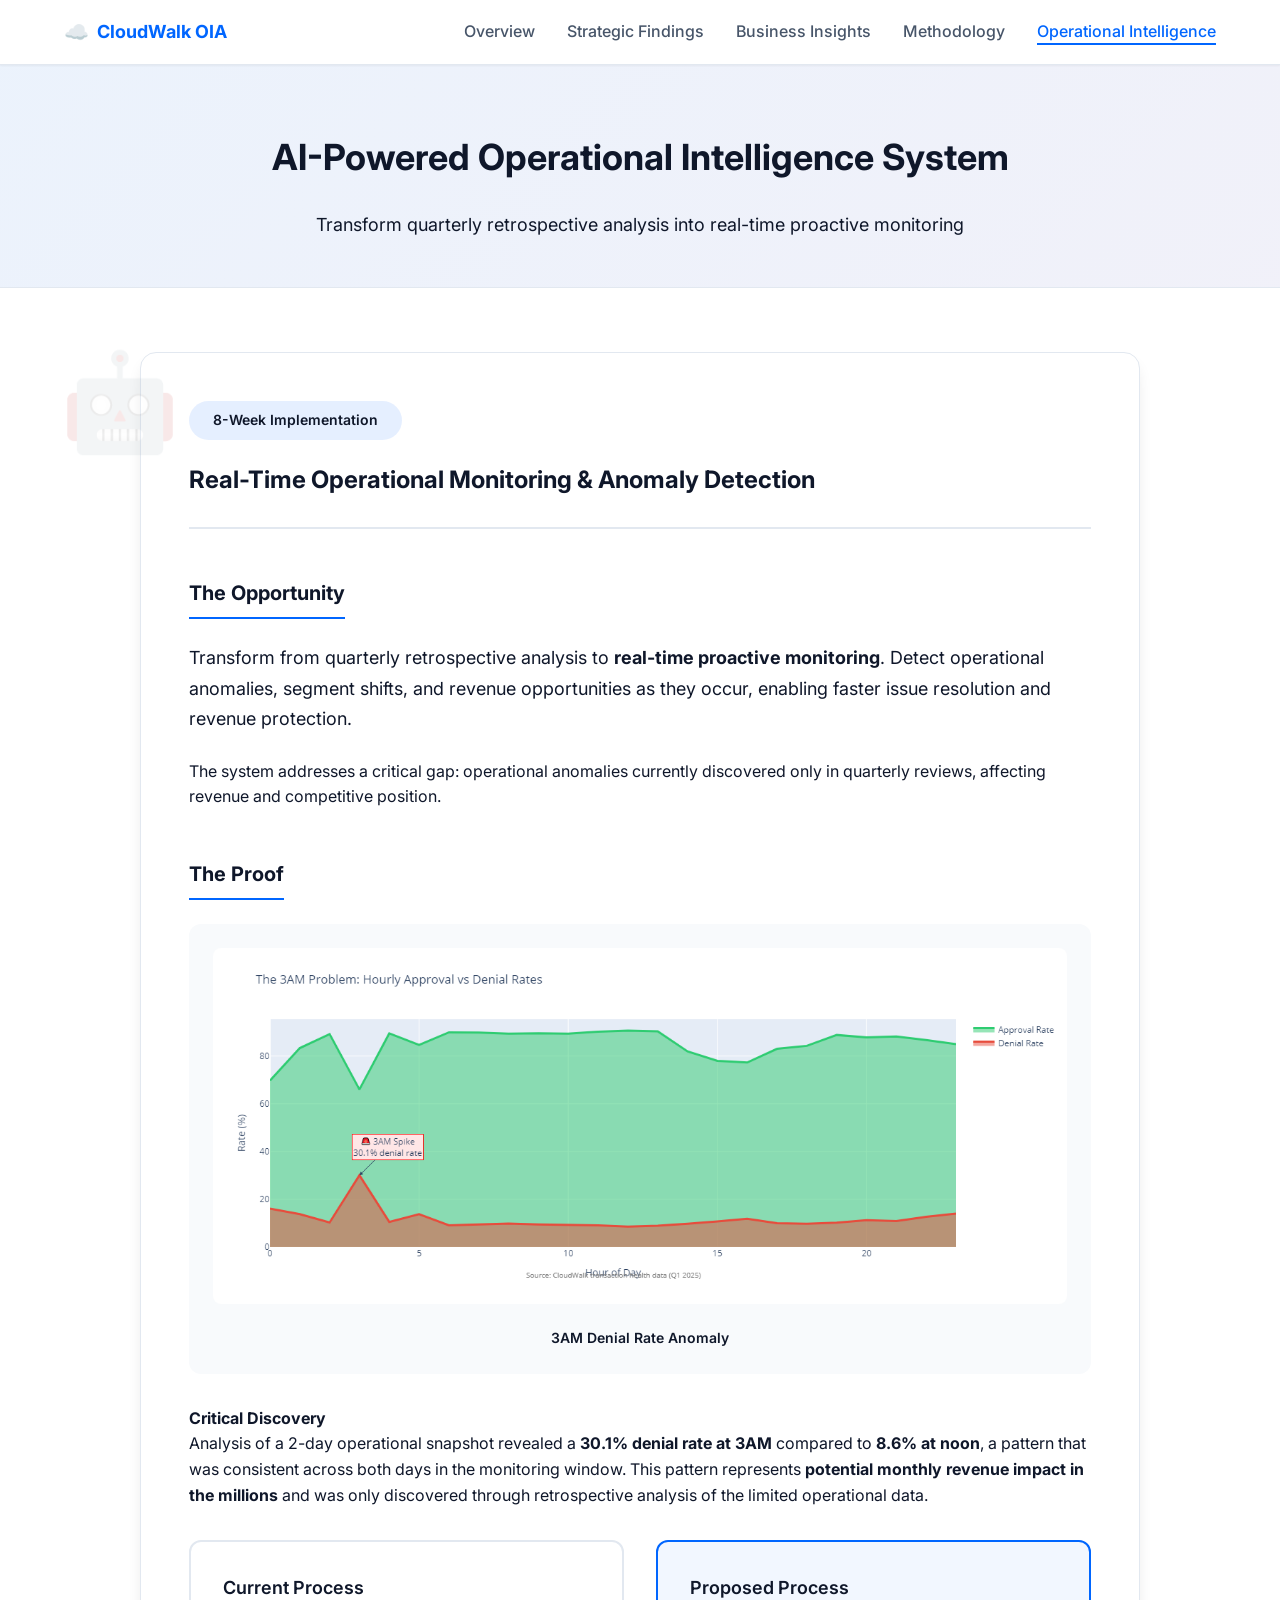
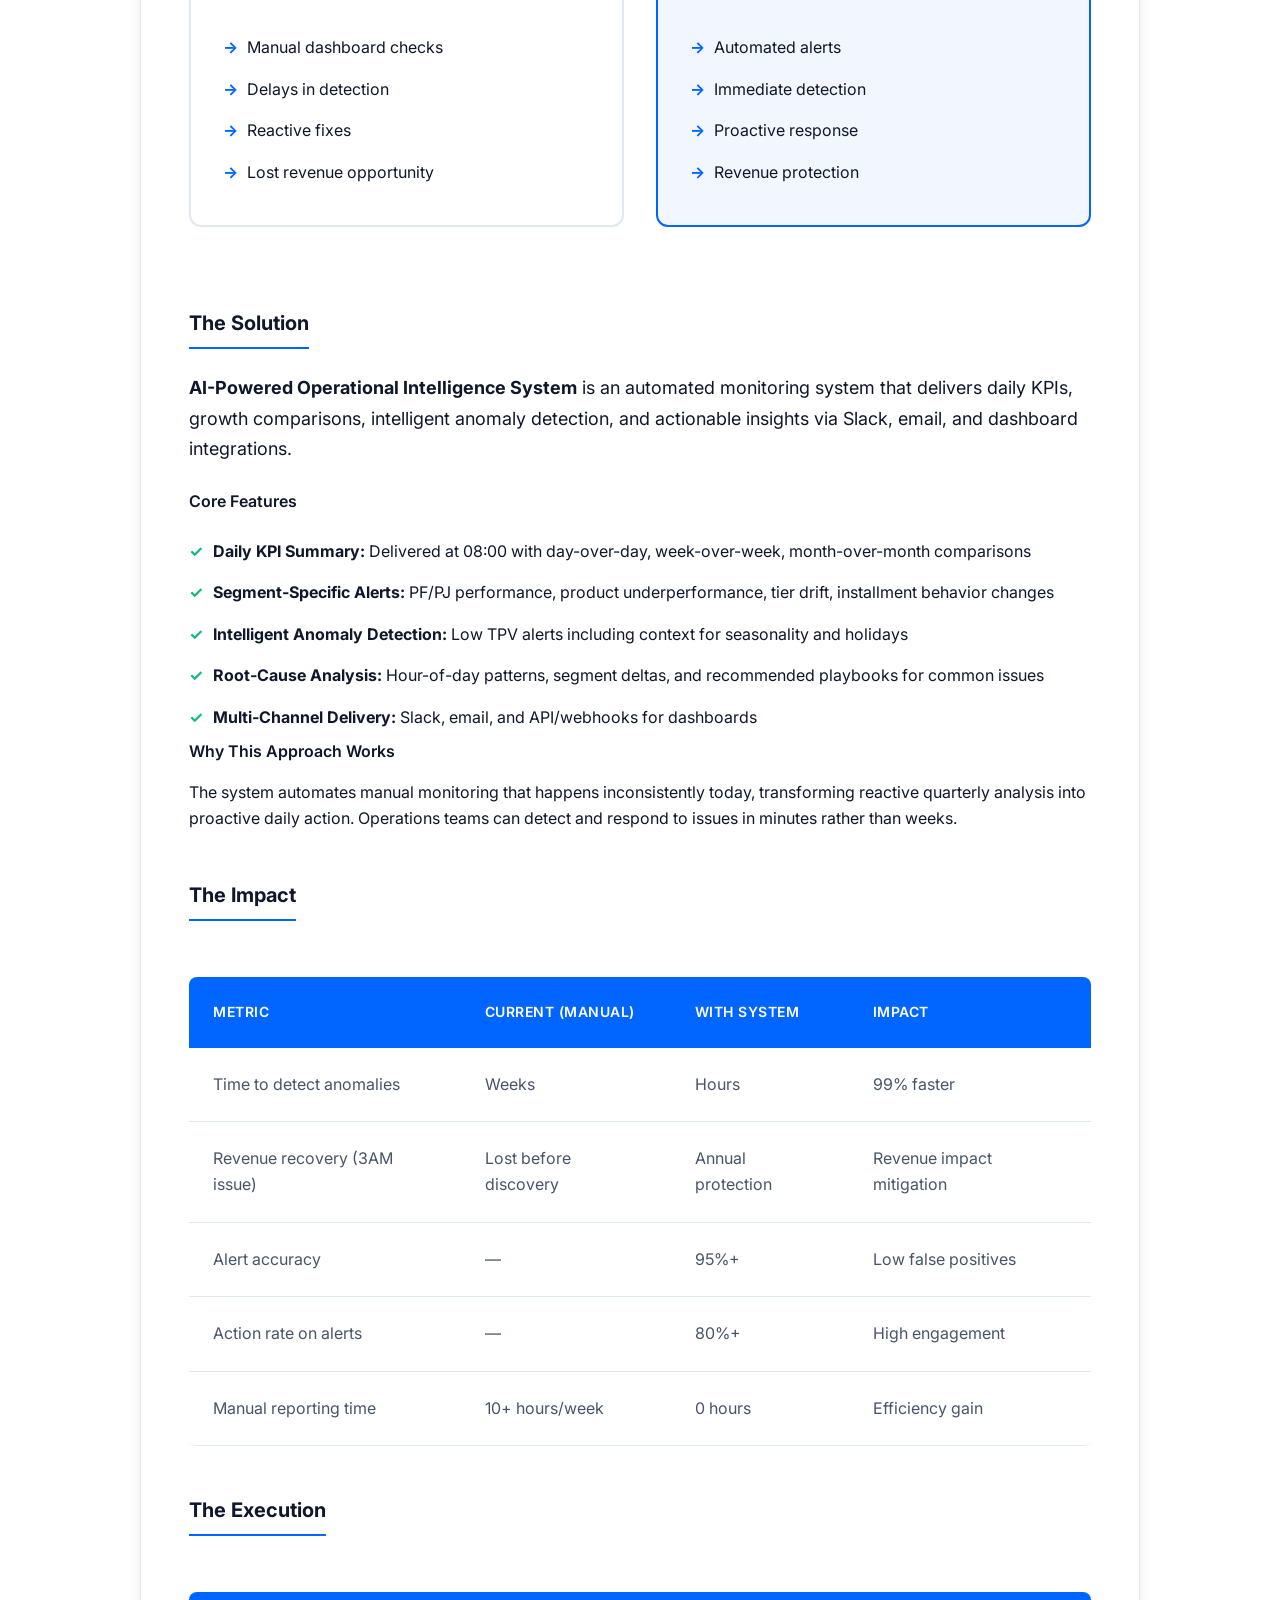
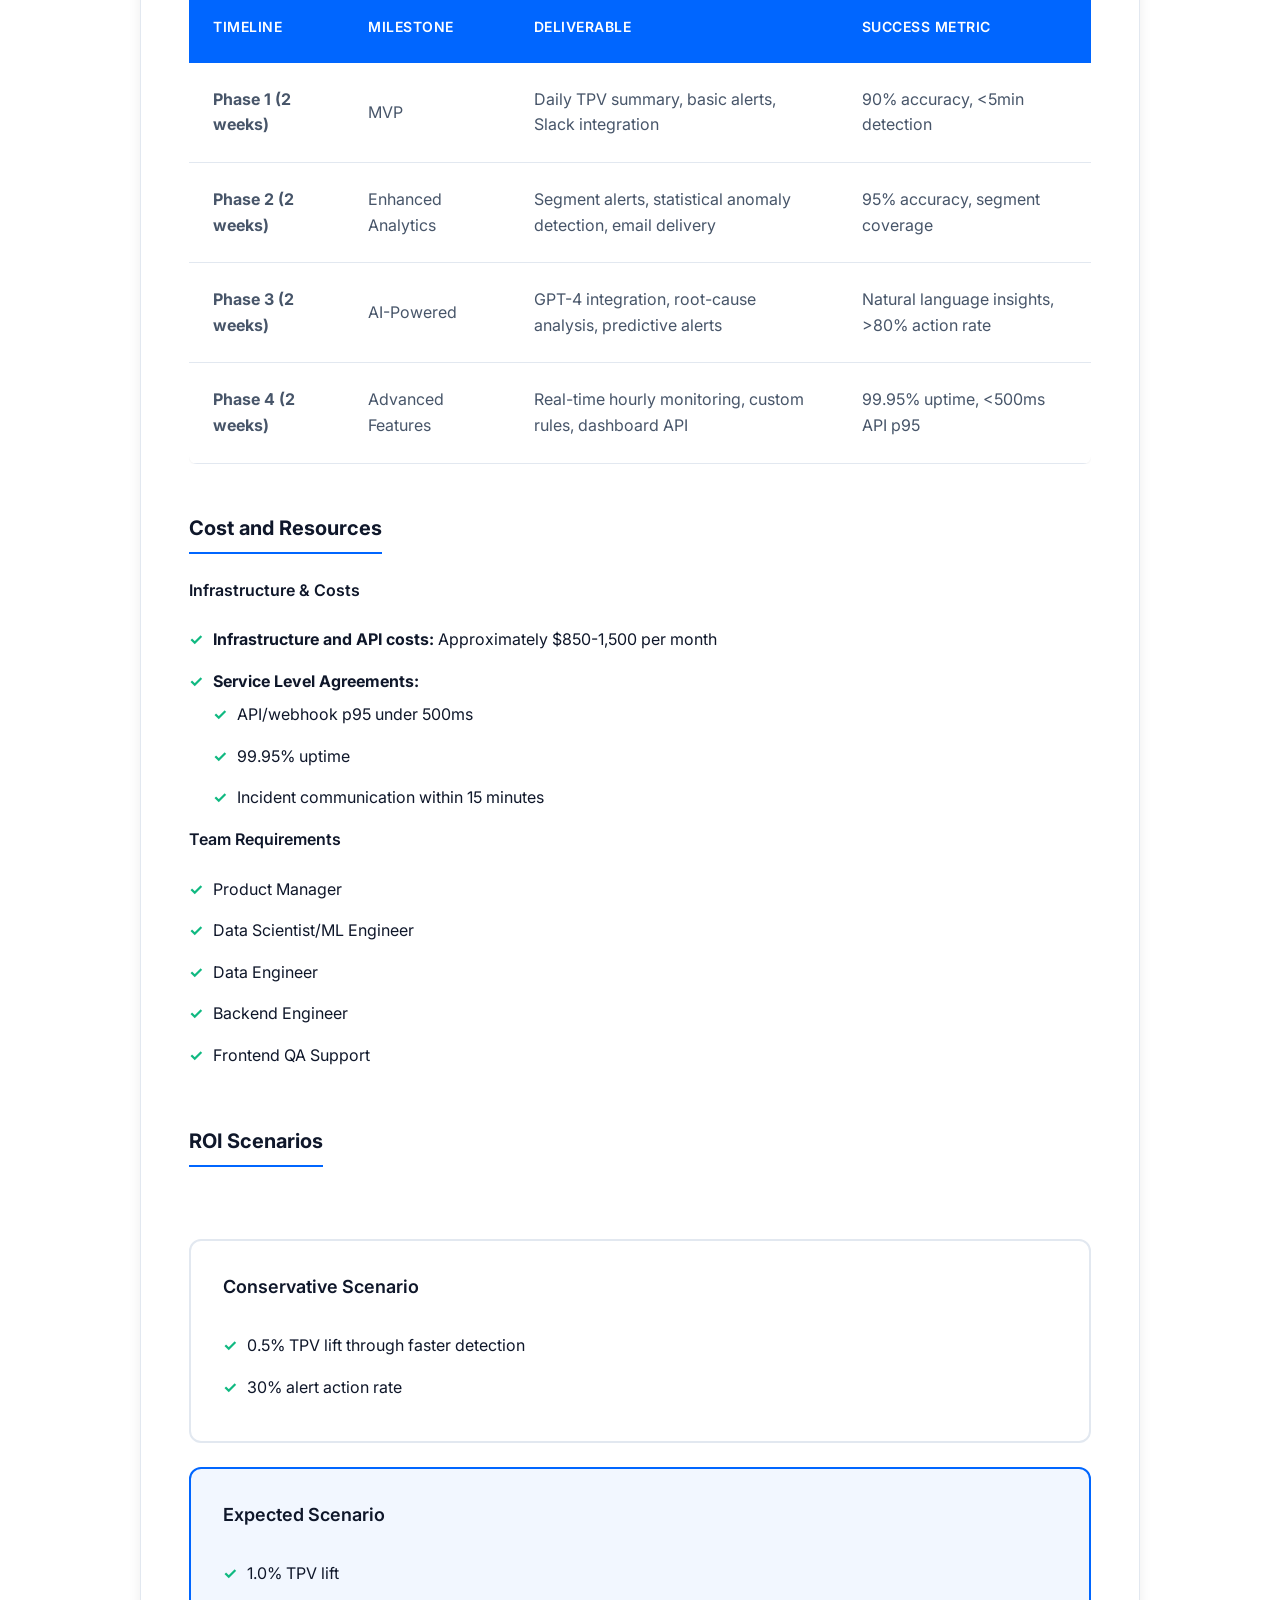
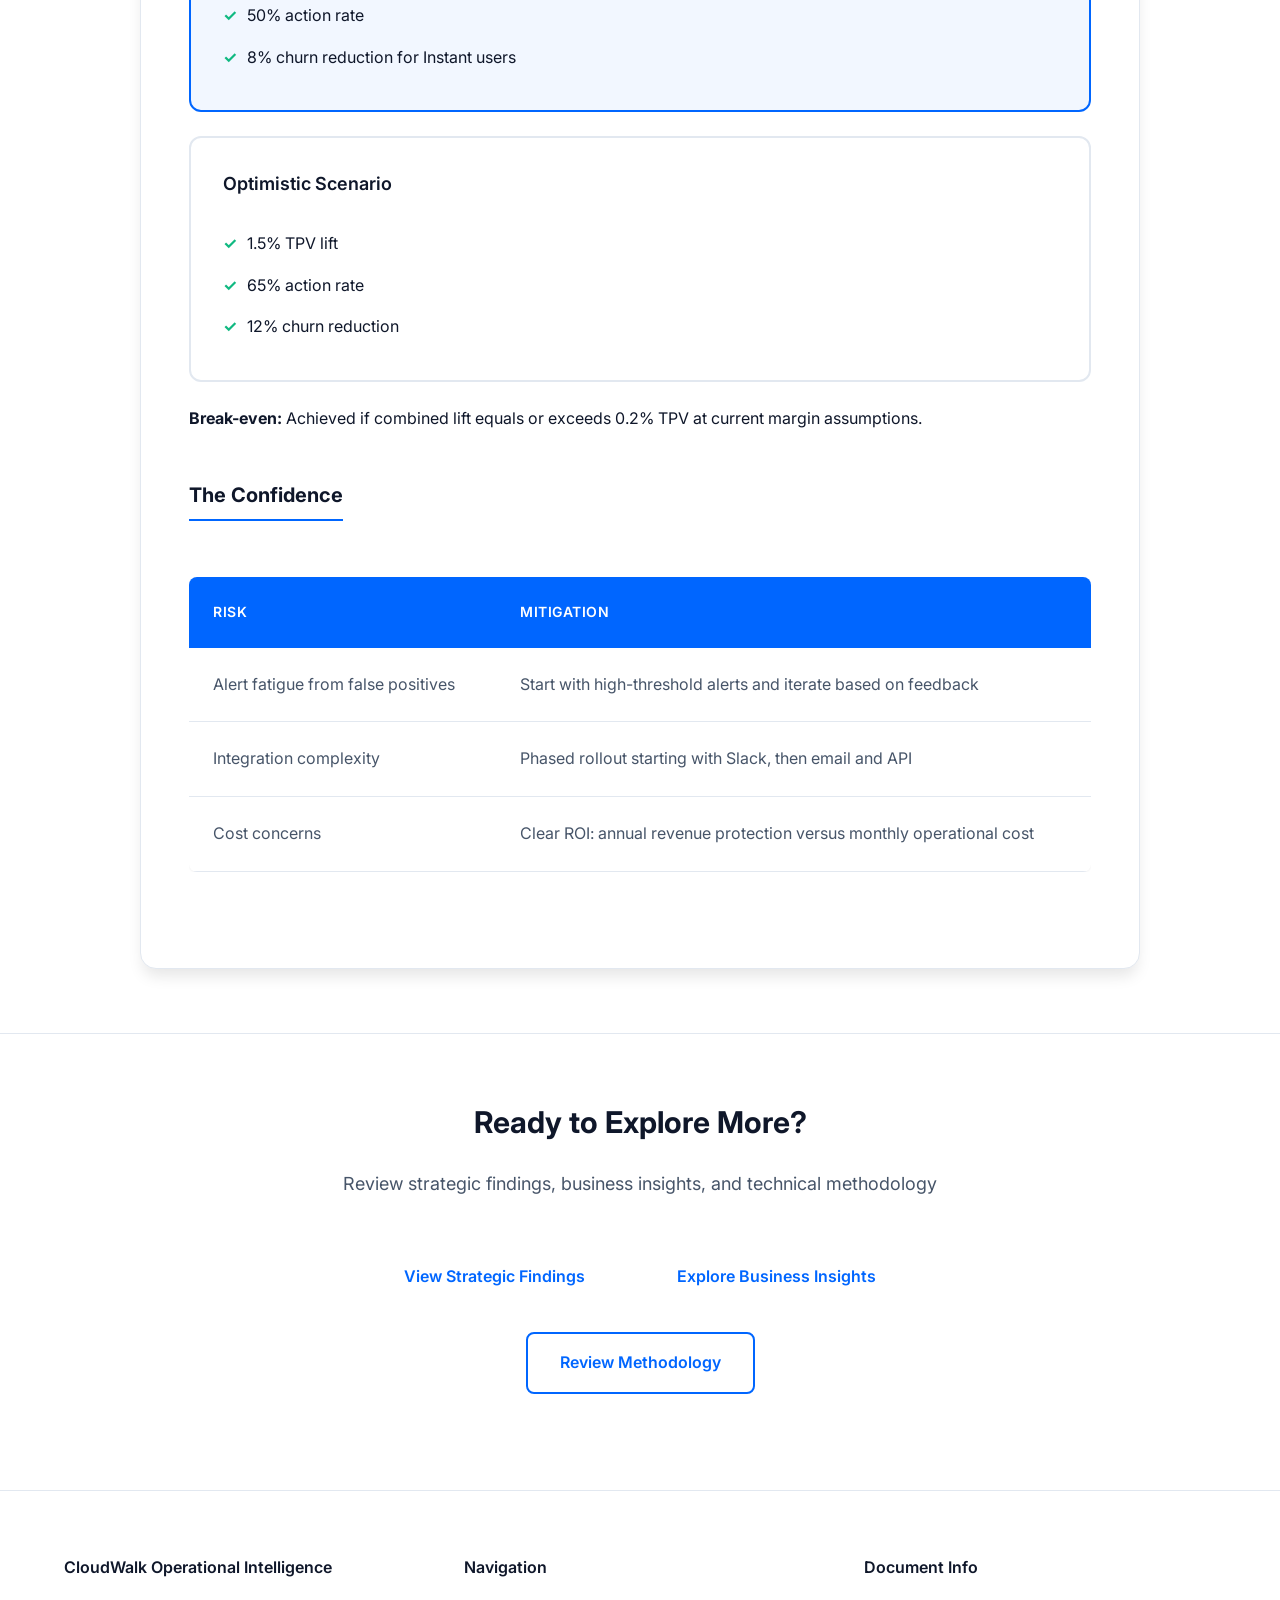
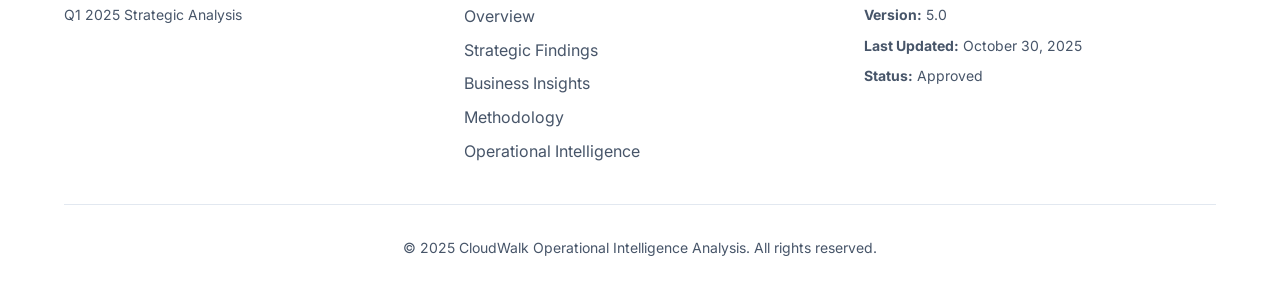
<file: docs/operational-intelligence.html>
<!DOCTYPE html>
<html lang="en">
<head>
    <meta charset="UTF-8">
    <meta name="viewport" content="width=device-width, initial-scale=1.0">
    <title>Operational Intelligence System | CloudWalk Q1 2025 Analysis</title>
    <link rel="stylesheet" href="styles.css">
    <link rel="preconnect" href="https://fonts.googleapis.com">
    <link rel="preconnect" href="https://fonts.gstatic.com" crossorigin>
    <link href="https://fonts.googleapis.com/css2?family=Inter:wght@300;400;500;600;700&display=swap" rel="stylesheet">
</head>
<body>
    <!-- Navigation -->
    <nav class="navbar">
        <div class="nav-container">
            <div class="nav-brand">
                <span class="brand-icon">☁️</span>
                <span class="brand-text">CloudWalk OIA</span>
            </div>
            <ul class="nav-menu">
                <li><a href="index.html">Overview</a></li>
                <li><a href="findings.html">Strategic Findings</a></li>
                <li><a href="insights.html">Business Insights</a></li>
                <li><a href="methodology.html">Methodology</a></li>
                <li><a href="operational-intelligence.html" class="active">Operational Intelligence</a></li>
            </ul>
            <button class="nav-toggle" aria-label="Toggle navigation">
                <span></span>
                <span></span>
                <span></span>
            </button>
        </div>
    </nav>

    <!-- Page Header -->
    <section class="page-header">
        <div class="container">
            <h1>AI-Powered Operational Intelligence System</h1>
            <p class="page-subtitle">Transform quarterly retrospective analysis into real-time proactive monitoring</p>
        </div>
    </section>

    <!-- Main Content -->
    <section class="finding-section" id="operational-intelligence">
        <div class="container">
            <div class="finding-container">
                <div class="finding-number-badge">🤖</div>
                <div class="finding-main">
                    <div class="finding-title-group">
                        <span class="finding-timeline-badge">8-Week Implementation</span>
                        <h2>Real-Time Operational Monitoring & Anomaly Detection</h2>
                    </div>

                    <!-- The Opportunity -->
                    <div class="finding-block">
                        <h3 class="finding-block-title">The Opportunity</h3>
                        <p class="finding-lead">Transform from quarterly retrospective analysis to <strong>real-time proactive monitoring</strong>. Detect operational anomalies, segment shifts, and revenue opportunities as they occur, enabling faster issue resolution and revenue protection.</p>
                        <p>The system addresses a critical gap: operational anomalies currently discovered only in quarterly reviews, affecting revenue and competitive position.</p>
                    </div>

                    <!-- The Proof -->
                    <div class="finding-block">
                        <h3 class="finding-block-title">The Proof</h3>
                        <div class="visualization-grid">
                            <div class="visualization-item">
                                <img src="visualizations/findings/3am_anomaly.png" alt="3AM Anomaly Detection" onclick="openLightbox(this.src, '3AM Denial Rate Anomaly')">
                                <p class="viz-caption">3AM Denial Rate Anomaly</p>
                            </div>
                        </div>
                        
                        <div class="data-table">
                            <h4>Critical Discovery</h4>
                            <p>Analysis of a 2-day operational snapshot revealed a <strong>30.1% denial rate at 3AM</strong> compared to <strong>8.6% at noon</strong>, a pattern that was consistent across both days in the monitoring window. This pattern represents <strong>potential monthly revenue impact in the millions</strong> and was only discovered through retrospective analysis of the limited operational data.</p>
                            
                            <div class="comparison-grid" style="margin-top: 2rem;">
                                <div class="comparison-item">
                                    <h4>Current Process</h4>
                                    <ul>
                                        <li>Manual dashboard checks</li>
                                        <li>Delays in detection</li>
                                        <li>Reactive fixes</li>
                                        <li>Lost revenue opportunity</li>
                                    </ul>
                                </div>
                                <div class="comparison-item highlight">
                                    <h4>Proposed Process</h4>
                                    <ul>
                                        <li>Automated alerts</li>
                                        <li>Immediate detection</li>
                                        <li>Proactive response</li>
                                        <li>Revenue protection</li>
                                    </ul>
                                </div>
                            </div>
                        </div>
                    </div>

                    <!-- The Solution -->
                    <div class="finding-block">
                        <h3 class="finding-block-title">The Solution</h3>
                        <p class="finding-lead"><strong>AI-Powered Operational Intelligence System</strong> is an automated monitoring system that delivers daily KPIs, growth comparisons, intelligent anomaly detection, and actionable insights via Slack, email, and dashboard integrations.</p>
                        
                        <div class="solution-list">
                            <h4>Core Features</h4>
                            <ul>
                                <li><strong>Daily KPI Summary:</strong> Delivered at 08:00 with day-over-day, week-over-week, month-over-month comparisons</li>
                                <li><strong>Segment-Specific Alerts:</strong> PF/PJ performance, product underperformance, tier drift, installment behavior changes</li>
                                <li><strong>Intelligent Anomaly Detection:</strong> Low TPV alerts including context for seasonality and holidays</li>
                                <li><strong>Root-Cause Analysis:</strong> Hour-of-day patterns, segment deltas, and recommended playbooks for common issues</li>
                                <li><strong>Multi-Channel Delivery:</strong> Slack, email, and API/webhooks for dashboards</li>
                            </ul>
                            
                            <h4>Why This Approach Works</h4>
                            <p>The system automates manual monitoring that happens inconsistently today, transforming reactive quarterly analysis into proactive daily action. Operations teams can detect and respond to issues in minutes rather than weeks.</p>
                        </div>
                    </div>

                    <!-- The Impact -->
                    <div class="finding-block">
                        <h3 class="finding-block-title">The Impact</h3>
                        <div class="impact-table">
                            <table>
                                <thead>
                                    <tr>
                                        <th>Metric</th>
                                        <th>Current (Manual)</th>
                                        <th>With System</th>
                                        <th>Impact</th>
                                    </tr>
                                </thead>
                                <tbody>
                                    <tr>
                                        <td>Time to detect anomalies</td>
                                        <td>Weeks</td>
                                        <td>Hours</td>
                                        <td>99% faster</td>
                                    </tr>
                                    <tr>
                                        <td>Revenue recovery (3AM issue)</td>
                                        <td>Lost before discovery</td>
                                        <td>Annual protection</td>
                                        <td>Revenue impact mitigation</td>
                                    </tr>
                                    <tr>
                                        <td>Alert accuracy</td>
                                        <td>—</td>
                                        <td>95%+</td>
                                        <td>Low false positives</td>
                                    </tr>
                                    <tr>
                                        <td>Action rate on alerts</td>
                                        <td>—</td>
                                        <td>80%+</td>
                                        <td>High engagement</td>
                                    </tr>
                                    <tr>
                                        <td>Manual reporting time</td>
                                        <td>10+ hours/week</td>
                                        <td>0 hours</td>
                                        <td>Efficiency gain</td>
                                    </tr>
                                </tbody>
                            </table>
                        </div>
                    </div>

                    <!-- The Execution -->
                    <div class="finding-block">
                        <h3 class="finding-block-title">The Execution</h3>
                        <div class="execution-table">
                            <table>
                                <thead>
                                    <tr>
                                        <th>Timeline</th>
                                        <th>Milestone</th>
                                        <th>Deliverable</th>
                                        <th>Success Metric</th>
                                    </tr>
                                </thead>
                                <tbody>
                                    <tr>
                                        <td><strong>Phase 1 (2 weeks)</strong></td>
                                        <td>MVP</td>
                                        <td>Daily TPV summary, basic alerts, Slack integration</td>
                                        <td>90% accuracy, &lt;5min detection</td>
                                    </tr>
                                    <tr>
                                        <td><strong>Phase 2 (2 weeks)</strong></td>
                                        <td>Enhanced Analytics</td>
                                        <td>Segment alerts, statistical anomaly detection, email delivery</td>
                                        <td>95% accuracy, segment coverage</td>
                                    </tr>
                                    <tr>
                                        <td><strong>Phase 3 (2 weeks)</strong></td>
                                        <td>AI-Powered</td>
                                        <td>GPT-4 integration, root-cause analysis, predictive alerts</td>
                                        <td>Natural language insights, &gt;80% action rate</td>
                                    </tr>
                                    <tr>
                                        <td><strong>Phase 4 (2 weeks)</strong></td>
                                        <td>Advanced Features</td>
                                        <td>Real-time hourly monitoring, custom rules, dashboard API</td>
                                        <td>99.95% uptime, &lt;500ms API p95</td>
                                    </tr>
                                </tbody>
                            </table>
                        </div>
                    </div>

                    <!-- Cost and Resources -->
                    <div class="finding-block">
                        <h3 class="finding-block-title">Cost and Resources</h3>
                        <div class="solution-list">
                            <h4>Infrastructure & Costs</h4>
                            <ul>
                                <li><strong>Infrastructure and API costs:</strong> Approximately $850-1,500 per month</li>
                                <li><strong>Service Level Agreements:</strong>
                                    <ul>
                                        <li>API/webhook p95 under 500ms</li>
                                        <li>99.95% uptime</li>
                                        <li>Incident communication within 15 minutes</li>
                                    </ul>
                                </li>
                            </ul>
                            
                            <h4>Team Requirements</h4>
                            <ul>
                                <li>Product Manager</li>
                                <li>Data Scientist/ML Engineer</li>
                                <li>Data Engineer</li>
                                <li>Backend Engineer</li>
                                <li>Frontend QA Support</li>
                            </ul>
                        </div>
                    </div>

                    <!-- ROI Scenarios -->
                    <div class="finding-block">
                        <h3 class="finding-block-title">ROI Scenarios</h3>
                        <div class="roi-scenarios">
                            <div class="roi-scenario">
                                <h4>Conservative Scenario</h4>
                                <ul>
                                    <li>0.5% TPV lift through faster detection</li>
                                    <li>30% alert action rate</li>
                                </ul>
                            </div>
                            <div class="roi-scenario highlight">
                                <h4>Expected Scenario</h4>
                                <ul>
                                    <li>1.0% TPV lift</li>
                                    <li>50% action rate</li>
                                    <li>8% churn reduction for Instant users</li>
                                </ul>
                            </div>
                            <div class="roi-scenario">
                                <h4>Optimistic Scenario</h4>
                                <ul>
                                    <li>1.5% TPV lift</li>
                                    <li>65% action rate</li>
                                    <li>12% churn reduction</li>
                                </ul>
                            </div>
                        </div>
                        <p style="margin-top: 1.5rem;"><strong>Break-even:</strong> Achieved if combined lift equals or exceeds 0.2% TPV at current margin assumptions.</p>
                    </div>

                    <!-- The Confidence -->
                    <div class="finding-block">
                        <h3 class="finding-block-title">The Confidence</h3>
                        <div class="confidence-table">
                            <table>
                                <thead>
                                    <tr>
                                        <th>Risk</th>
                                        <th>Mitigation</th>
                                    </tr>
                                </thead>
                                <tbody>
                                    <tr>
                                        <td>Alert fatigue from false positives</td>
                                        <td>Start with high-threshold alerts and iterate based on feedback</td>
                                    </tr>
                                    <tr>
                                        <td>Integration complexity</td>
                                        <td>Phased rollout starting with Slack, then email and API</td>
                                    </tr>
                                    <tr>
                                        <td>Cost concerns</td>
                                        <td>Clear ROI: annual revenue protection versus monthly operational cost</td>
                                    </tr>
                                </tbody>
                            </table>
                        </div>
                    </div>

                </div>
            </div>
        </div>
    </section>

    <!-- CTA Section -->
    <section class="cta-section">
        <div class="container">
            <div class="cta-content">
                <h2>Ready to Explore More?</h2>
                <p>Review strategic findings, business insights, and technical methodology</p>
                <div class="cta-buttons">
                    <a href="findings.html" class="btn btn-primary">View Strategic Findings</a>
                    <a href="insights.html" class="btn btn-secondary">Explore Business Insights</a>
                    <a href="methodology.html" class="btn btn-outline">Review Methodology</a>
                </div>
            </div>
        </div>
    </section>

    <!-- Footer -->
    <footer class="footer">
        <div class="container">
            <div class="footer-content">
                <div class="footer-section">
                    <h4>CloudWalk Operational Intelligence</h4>
                    <p>Q1 2025 Strategic Analysis</p>
                </div>
                <div class="footer-section">
                    <h4>Navigation</h4>
                    <ul>
                        <li><a href="index.html">Overview</a></li>
                        <li><a href="findings.html">Strategic Findings</a></li>
                        <li><a href="insights.html">Business Insights</a></li>
                        <li><a href="methodology.html">Methodology</a></li>
                        <li><a href="operational-intelligence.html">Operational Intelligence</a></li>
                    </ul>
                </div>
                <div class="footer-section">
                    <h4>Document Info</h4>
                    <p><strong>Version:</strong> 5.0</p>
                    <p><strong>Last Updated:</strong> October 30, 2025</p>
                    <p><strong>Status:</strong> Approved</p>
                </div>
            </div>
            <div class="footer-bottom">
                <p>&copy; 2025 CloudWalk Operational Intelligence Analysis. All rights reserved.</p>
            </div>
        </div>
    </footer>

    <!-- Lightbox Modal - Hidden by default -->
    <div id="lightbox" style="display: none;">
        <div class="lightbox-content">
            <span class="lightbox-close" onclick="closeLightbox()">&times;</span>
            <img id="lightbox-img" alt="Lightbox image">
            <div class="lightbox-caption" id="lightbox-caption"></div>
        </div>
    </div>

    <script src="script.js"></script>
</body>
</html>
</file>
<file: docs/styles.css>
/* CloudWalk Fintech Theme - Modern Design System */

:root {
    /* CloudWalk Brand Colors */
    --primary-blue: #0066FF;
    --primary-blue-dark: #0052CC;
    --primary-blue-light: #3385FF;
    --accent-purple: #6B46C1;
    --accent-teal: #14B8A6;
    --accent-orange: #F59E0B;
    
    /* Neutral Colors */
    --bg-dark: #0F172A;
    --bg-card: #1E293B;
    --bg-light: #F8FAFC;
    --text-primary: #0F172A;
    --text-secondary: #475569;
    --text-light: #94A3B8;
    --border-color: #E2E8F0;
    
    /* Status Colors */
    --success: #10B981;
    --warning: #F59E0B;
    --error: #EF4444;
    --info: #3B82F6;
    
    /* Spacing */
    --spacing-xs: 0.5rem;
    --spacing-sm: 1rem;
    --spacing-md: 1.5rem;
    --spacing-lg: 2rem;
    --spacing-xl: 3rem;
    --spacing-2xl: 4rem;
    
    /* Typography */
    --font-family: 'Inter', -apple-system, BlinkMacSystemFont, 'Segoe UI', sans-serif;
    --font-size-xs: 0.75rem;
    --font-size-sm: 0.875rem;
    --font-size-base: 1rem;
    --font-size-lg: 1.125rem;
    --font-size-xl: 1.25rem;
    --font-size-2xl: 1.5rem;
    --font-size-3xl: 1.875rem;
    --font-size-4xl: 2.25rem;
    
    /* Shadows */
    --shadow-sm: 0 1px 2px 0 rgba(0, 0, 0, 0.05);
    --shadow-md: 0 4px 6px -1px rgba(0, 0, 0, 0.1);
    --shadow-lg: 0 10px 15px -3px rgba(0, 0, 0, 0.1);
    --shadow-xl: 0 20px 25px -5px rgba(0, 0, 0, 0.1);
    
    /* Transitions */
    --transition-fast: 150ms ease;
    --transition-base: 300ms ease;
    --transition-slow: 500ms ease;
}

/* Reset & Base Styles */
* {
    margin: 0;
    padding: 0;
    box-sizing: border-box;
}

html {
    scroll-behavior: smooth;
}

body {
    font-family: var(--font-family);
    font-size: var(--font-size-base);
    line-height: 1.6;
    color: var(--text-primary);
    background: var(--bg-light);
    -webkit-font-smoothing: antialiased;
    -moz-osx-font-smoothing: grayscale;
}

/* Lightbox - hidden by default */
#lightbox {
    display: none !important;
    position: fixed;
    top: 0;
    left: 0;
    right: 0;
    bottom: 0;
    background: rgba(0, 0, 0, 0.9);
    z-index: 10000;
    align-items: center;
    justify-content: center;
    padding: 2rem;
}

#lightbox.show {
    display: flex !important;
}

.lightbox-content {
    position: relative;
    max-width: 90%;
    max-height: 90vh;
}

.lightbox-content img {
    max-width: 100%;
    max-height: 90vh;
    border-radius: 8px;
}

.lightbox-close {
    position: absolute;
    top: -40px;
    right: 0;
    color: white;
    font-size: 2rem;
    cursor: pointer;
    font-weight: 300;
    line-height: 1;
    z-index: 10001;
}

.lightbox-caption {
    color: white;
    text-align: center;
    margin-top: 1rem;
    font-size: 1rem;
}

.container {
    max-width: 1200px;
    margin: 0 auto;
    padding: 0 var(--spacing-md);
}

/* Navigation */
.navbar {
    position: sticky;
    top: 0;
    z-index: 1000;
    background: rgba(255, 255, 255, 0.95);
    backdrop-filter: blur(10px);
    border-bottom: 1px solid var(--border-color);
    box-shadow: var(--shadow-sm);
}

.nav-container {
    max-width: 1200px;
    margin: 0 auto;
    padding: var(--spacing-sm) var(--spacing-md);
    display: flex;
    justify-content: space-between;
    align-items: center;
}

.nav-brand {
    display: flex;
    align-items: center;
    gap: var(--spacing-xs);
    font-weight: 700;
    font-size: var(--font-size-lg);
    color: var(--primary-blue);
}

.brand-icon {
    font-size: var(--font-size-xl);
}

.nav-menu {
    display: flex;
    list-style: none;
    gap: var(--spacing-lg);
}

.nav-menu a {
    text-decoration: none;
    color: var(--text-secondary);
    font-weight: 500;
    transition: color var(--transition-fast);
    position: relative;
}

.nav-menu a:hover,
.nav-menu a.active {
    color: var(--primary-blue);
}

.nav-menu a.active::after {
    content: '';
    position: absolute;
    bottom: -4px;
    left: 0;
    right: 0;
    height: 2px;
    background: var(--primary-blue);
}

.nav-toggle {
    display: none;
    flex-direction: column;
    gap: 4px;
    background: none;
    border: none;
    cursor: pointer;
    padding: var(--spacing-xs);
}

.nav-toggle span {
    width: 25px;
    height: 2px;
    background: var(--text-primary);
    transition: var(--transition-base);
}

/* Hero Section */
.hero {
    background: linear-gradient(135deg, var(--bg-dark) 0%, #1E293B 100%);
    color: white;
    padding: var(--spacing-2xl) 0;
    position: relative;
    overflow: hidden;
}

.hero::before {
    content: '';
    position: absolute;
    top: 0;
    left: 0;
    right: 0;
    bottom: 0;
    background: radial-gradient(circle at 20% 50%, rgba(102, 126, 234, 0.1) 0%, transparent 50%);
    pointer-events: none;
}

.hero-content {
    position: relative;
    z-index: 1;
    text-align: center;
    max-width: 800px;
    margin: 0 auto;
}

.hero-badge {
    display: inline-block;
    padding: var(--spacing-xs) var(--spacing-md);
    background: rgba(255, 255, 255, 0.1);
    border: 1px solid rgba(255, 255, 255, 0.2);
    border-radius: 20px;
    font-size: var(--font-size-sm);
    font-weight: 500;
    margin-bottom: var(--spacing-md);
    backdrop-filter: blur(10px);
}

.hero-title {
    font-size: var(--font-size-4xl);
    font-weight: 700;
    line-height: 1.2;
    margin-bottom: var(--spacing-md);
}

.hero-title .highlight {
    color: var(--accent-teal);
}

.hero-subtitle {
    font-size: var(--font-size-lg);
    color: rgba(255, 255, 255, 0.8);
    margin-bottom: var(--spacing-lg);
    line-height: 1.6;
}

.hero-meta {
    display: flex;
    justify-content: center;
    gap: var(--spacing-lg);
    flex-wrap: wrap;
    font-size: var(--font-size-sm);
    color: rgba(255, 255, 255, 0.7);
}

.meta-item {
    display: flex;
    align-items: center;
    gap: var(--spacing-xs);
}

.badge-approved {
    color: var(--success);
    font-weight: 600;
}

/* Executive Summary Section */
.executive-summary-section {
    padding: var(--spacing-xl) 0;
    background: linear-gradient(135deg, rgba(0, 102, 255, 0.05) 0%, rgba(107, 70, 193, 0.05) 100%);
}

.exec-summary-card {
    background: white;
    border-radius: 16px;
    padding: var(--spacing-xl);
    box-shadow: var(--shadow-lg);
    border: 2px solid var(--primary-blue);
}

.exec-summary-title {
    font-size: var(--font-size-2xl);
    font-weight: 700;
    color: var(--primary-blue);
    margin-bottom: var(--spacing-lg);
    text-align: center;
    padding-bottom: var(--spacing-md);
    border-bottom: 3px solid var(--primary-blue);
}

.exec-summary-grid {
    display: grid;
    grid-template-columns: repeat(auto-fit, minmax(400px, 1fr));
    gap: var(--spacing-xl);
}

.exec-summary-main h3,
.exec-summary-action h3 {
    font-size: var(--font-size-lg);
    font-weight: 600;
    color: var(--text-primary);
    margin-bottom: var(--spacing-md);
}

.exec-insights,
.exec-actions {
    list-style: none;
    padding-left: 0;
}

.exec-insights li {
    padding: var(--spacing-sm) 0;
    padding-left: var(--spacing-lg);
    position: relative;
    color: var(--text-secondary);
    line-height: 1.7;
    font-size: var(--font-size-base);
}

.exec-insights li::before {
    content: '→';
    position: absolute;
    left: 0;
    color: var(--primary-blue);
    font-weight: 700;
    font-size: var(--font-size-lg);
}

.exec-actions li {
    padding: var(--spacing-sm) 0;
    padding-left: var(--spacing-lg);
    position: relative;
    color: var(--text-secondary);
    line-height: 1.7;
    font-size: var(--font-size-base);
}

.exec-actions li::before {
    content: counter(list-counter);
    counter-increment: list-counter;
    position: absolute;
    left: 0;
    width: 24px;
    height: 24px;
    background: var(--primary-blue);
    color: white;
    border-radius: 50%;
    display: flex;
    align-items: center;
    justify-content: center;
    font-weight: 700;
    font-size: var(--font-size-sm);
}

.exec-summary-action {
    counter-reset: list-counter;
}

.exec-summary-action ol {
    list-style: none;
    padding-left: 0;
}

/* Quick Stats Bar */
.quick-stats-bar {
    display: flex;
    justify-content: center;
    gap: var(--spacing-md);
    margin: var(--spacing-xl) 0;
    flex-wrap: wrap;
}

.quick-stat {
    background: white;
    border: 2px solid var(--border-color);
    border-radius: 12px;
    padding: var(--spacing-md) var(--spacing-lg);
    text-align: center;
    min-width: 150px;
    box-shadow: var(--shadow-sm);
}

.quick-stat.highlight {
    border-color: var(--primary-blue);
    background: rgba(0, 102, 255, 0.05);
}

.quick-stat.warning {
    border-color: var(--warning);
    background: rgba(245, 158, 11, 0.05);
}

.quick-stat-label {
    display: block;
    font-size: var(--font-size-sm);
    color: var(--text-secondary);
    font-weight: 600;
    margin-bottom: var(--spacing-xs);
    text-transform: uppercase;
    letter-spacing: 0.5px;
}

.quick-stat-value {
    display: block;
    font-size: var(--font-size-2xl);
    font-weight: 700;
    color: var(--primary-blue);
}

.quick-stat.highlight .quick-stat-value {
    color: var(--primary-blue-dark);
}

.quick-stat.warning .quick-stat-value {
    color: var(--warning);
}

/* Metrics Section */
.metrics-section {
    padding: var(--spacing-2xl) 0;
    background: white;
}

.section-title {
    font-size: var(--font-size-3xl);
    font-weight: 700;
    margin-bottom: var(--spacing-md);
    color: var(--text-primary);
    text-align: center;
}

.section-subtitle {
    text-align: center;
    color: var(--text-secondary);
    margin-bottom: var(--spacing-xl);
    font-size: var(--font-size-lg);
}

.metrics-grid {
    display: grid;
    grid-template-columns: repeat(auto-fit, minmax(280px, 1fr));
    gap: var(--spacing-md);
    margin-top: var(--spacing-xl);
}

.metric-card {
    background: white;
    border: 1px solid var(--border-color);
    border-radius: 12px;
    padding: var(--spacing-lg);
    text-align: center;
    transition: all var(--transition-base);
    box-shadow: var(--shadow-sm);
}

.metric-card:hover {
    transform: translateY(-4px);
    box-shadow: var(--shadow-lg);
    border-color: var(--primary-blue-light);
}

.metric-icon {
    font-size: 2.5rem;
    margin-bottom: var(--spacing-sm);
}

.metric-value {
    font-size: var(--font-size-4xl);
    font-weight: 800;
    color: var(--primary-blue);
    margin-bottom: var(--spacing-xs);
    line-height: 1.1;
}

.metric-label {
    font-size: var(--font-size-base);
    font-weight: 600;
    color: var(--text-primary);
    margin-bottom: var(--spacing-xs);
}

.metric-description {
    font-size: var(--font-size-sm);
    color: var(--text-secondary);
}

.highlight-card {
    border-color: var(--primary-blue);
    background: linear-gradient(135deg, rgba(0, 102, 255, 0.05) 0%, rgba(102, 126, 234, 0.05) 100%);
}

.highlight-card .metric-value {
    color: var(--primary-blue-dark);
}

.warning-card {
    border-color: var(--warning);
}

.warning-card .metric-value {
    color: var(--warning);
}

/* Opportunity Section */
.opportunity-section {
    padding: var(--spacing-2xl) 0;
    background: linear-gradient(135deg, #F8FAFC 0%, #F1F5F9 100%);
}

.opportunity-card {
    background: white;
    border-radius: 16px;
    padding: var(--spacing-xl);
    box-shadow: var(--shadow-lg);
    border: 1px solid var(--border-color);
}

.opportunity-header {
    margin-bottom: var(--spacing-lg);
}

.opportunity-badge {
    display: inline-block;
    padding: var(--spacing-xs) var(--spacing-md);
    background: var(--primary-blue);
    color: white;
    border-radius: 20px;
    font-size: var(--font-size-sm);
    font-weight: 600;
    margin-bottom: var(--spacing-md);
}

.opportunity-header h3 {
    font-size: var(--font-size-2xl);
    font-weight: 700;
    color: var(--text-primary);
}

.lead {
    font-size: var(--font-size-lg);
    line-height: 1.7;
    color: var(--text-primary);
    margin-bottom: var(--spacing-lg);
}

.opportunity-grid {
    display: grid;
    grid-template-columns: repeat(auto-fit, minmax(250px, 1fr));
    gap: var(--spacing-lg);
    margin-bottom: var(--spacing-lg);
}

.opportunity-point {
    display: flex;
    gap: var(--spacing-md);
}

.point-icon {
    font-size: 2rem;
    flex-shrink: 0;
}

.point-content h4 {
    font-size: var(--font-size-base);
    font-weight: 600;
    margin-bottom: var(--spacing-xs);
    color: var(--text-primary);
}

.point-content p {
    font-size: var(--font-size-sm);
    color: var(--text-secondary);
    line-height: 1.6;
}

.opportunity-cta {
    text-align: center;
    margin-top: var(--spacing-lg);
}

.opportunity-metrics-grid {
    display: grid;
    grid-template-columns: repeat(auto-fit, minmax(250px, 1fr));
    gap: var(--spacing-lg);
    margin: var(--spacing-xl) 0;
}

.opportunity-metric-card {
    background: white;
    border: 2px solid var(--border-color);
    border-radius: 16px;
    padding: var(--spacing-xl);
    text-align: center;
    transition: all var(--transition-base);
    box-shadow: var(--shadow-sm);
    position: relative;
    overflow: hidden;
}

.opportunity-metric-card::before {
    content: '';
    position: absolute;
    top: 0;
    left: 0;
    right: 0;
    height: 4px;
    background: var(--primary-blue);
    transform: scaleX(0);
    transition: transform var(--transition-base);
}

.opportunity-metric-card:hover {
    transform: translateY(-4px);
    box-shadow: var(--shadow-lg);
    border-color: var(--primary-blue-light);
}

.opportunity-metric-card:hover::before {
    transform: scaleX(1);
}

.opportunity-metric-card.highlight {
    border-color: var(--primary-blue);
    background: linear-gradient(135deg, rgba(0, 102, 255, 0.05) 0%, rgba(102, 126, 234, 0.05) 100%);
}

.opportunity-metric-card.highlight::before {
    transform: scaleX(1);
    background: var(--primary-blue);
}

.opportunity-metric-card .metric-icon {
    font-size: 2.5rem;
    margin-bottom: var(--spacing-md);
    opacity: 0.8;
}

.opportunity-metric-card.highlight .metric-icon {
    opacity: 1;
}

.opportunity-metric-card .metric-label {
    font-size: var(--font-size-sm);
    color: var(--text-secondary);
    font-weight: 600;
    text-transform: uppercase;
    letter-spacing: 0.5px;
    margin-bottom: var(--spacing-sm);
}

.opportunity-metric-card .metric-value {
    font-size: var(--font-size-3xl);
    font-weight: 800;
    color: var(--primary-blue);
    margin: var(--spacing-sm) 0;
    line-height: 1.1;
}

.opportunity-metric-card.highlight .metric-value {
    color: var(--primary-blue-dark);
}

.opportunity-metric-card .metric-detail {
    font-size: var(--font-size-sm);
    color: var(--text-secondary);
    margin-top: var(--spacing-sm);
    line-height: 1.5;
}

/* ROI Overview Section */
.roi-overview-section {
    padding: var(--spacing-xl) 0;
    background: linear-gradient(135deg, rgba(20, 184, 166, 0.05) 0%, rgba(0, 102, 255, 0.05) 100%);
}

.roi-card {
    background: white;
    border-radius: 16px;
    padding: var(--spacing-xl);
    box-shadow: var(--shadow-lg);
    border: 2px solid var(--accent-teal);
}

.roi-grid {
    display: grid;
    grid-template-columns: repeat(auto-fit, minmax(250px, 1fr));
    gap: var(--spacing-lg);
    margin-top: var(--spacing-lg);
}

.roi-item {
    background: var(--bg-light);
    border: 2px solid var(--border-color);
    border-radius: 12px;
    padding: var(--spacing-lg);
    text-align: center;
    transition: transform var(--transition-base);
}

.roi-item:hover {
    transform: translateY(-4px);
    box-shadow: var(--shadow-md);
}

.roi-item.highlight {
    border-color: var(--accent-teal);
    background: rgba(20, 184, 166, 0.1);
}

.roi-label {
    font-size: var(--font-size-sm);
    color: var(--text-secondary);
    font-weight: 600;
    text-transform: uppercase;
    letter-spacing: 0.5px;
    margin-bottom: var(--spacing-sm);
}

.roi-value {
    font-size: var(--font-size-4xl);
    font-weight: 800;
    color: var(--primary-blue);
    margin: var(--spacing-sm) 0;
    line-height: 1.1;
}

.roi-item.highlight .roi-value {
    color: var(--accent-teal);
}

.roi-detail {
    font-size: var(--font-size-sm);
    color: var(--text-secondary);
    margin-bottom: var(--spacing-md);
}

.roi-investment {
    font-size: var(--font-size-xs);
    color: var(--text-light);
    padding-top: var(--spacing-sm);
    border-top: 1px solid var(--border-color);
}

/* Findings Preview */
.findings-preview {
    padding: var(--spacing-2xl) 0;
    background: white;
}

.findings-grid {
    display: grid;
    gap: var(--spacing-lg);
    margin-top: var(--spacing-xl);
}

.finding-card {
    background: white;
    border: 2px solid var(--border-color);
    border-radius: 16px;
    padding: var(--spacing-xl);
    transition: all var(--transition-base);
    position: relative;
    overflow: hidden;
}

.finding-card::before {
    content: '';
    position: absolute;
    top: 0;
    left: 0;
    width: 4px;
    height: 100%;
    background: var(--primary-blue);
    transform: scaleY(0);
    transition: transform var(--transition-base);
}

.finding-card:hover {
    border-color: var(--primary-blue);
    box-shadow: var(--shadow-lg);
    transform: translateY(-2px);
}

.finding-card:hover::before {
    transform: scaleY(1);
}

.finding-number {
    position: absolute;
    top: var(--spacing-lg);
    right: var(--spacing-lg);
    font-size: 4rem;
    font-weight: 700;
    color: rgba(0, 102, 255, 0.1);
    line-height: 1;
}

.finding-header {
    margin-bottom: var(--spacing-md);
}

.finding-timeline {
    display: inline-block;
    padding: var(--spacing-xs) var(--spacing-md);
    background: rgba(0, 102, 255, 0.1);
    color: var(--primary-blue);
    border-radius: 20px;
    font-size: var(--font-size-sm);
    font-weight: 600;
    margin-bottom: var(--spacing-sm);
}

.finding-header h3 {
    font-size: var(--font-size-xl);
    font-weight: 700;
    color: var(--text-primary);
    margin-bottom: var(--spacing-sm);
}

.finding-description {
    color: var(--text-secondary);
    margin-bottom: var(--spacing-md);
    line-height: 1.6;
}

.finding-metrics {
    display: flex;
    gap: var(--spacing-lg);
    margin-bottom: var(--spacing-md);
    padding: var(--spacing-md);
    background: var(--bg-light);
    border-radius: 8px;
}

.finding-metric {
    display: flex;
    flex-direction: column;
    gap: var(--spacing-xs);
}

.metric-name {
    font-size: var(--font-size-sm);
    color: var(--text-secondary);
}

.metric-value {
    font-size: var(--font-size-lg);
    font-weight: 700;
    color: var(--primary-blue);
}

.finding-details {
    margin-top: var(--spacing-md);
    padding-top: var(--spacing-md);
    border-top: 1px solid var(--border-color);
}

.detail-section {
    margin-bottom: var(--spacing-md);
}

.detail-section h4 {
    font-size: var(--font-size-base);
    font-weight: 600;
    margin-bottom: var(--spacing-sm);
    color: var(--text-primary);
}

.detail-section ul {
    list-style: none;
    padding-left: 0;
}

.detail-section li {
    padding: var(--spacing-xs) 0;
    padding-left: var(--spacing-md);
    position: relative;
    color: var(--text-secondary);
}

.detail-section li::before {
    content: '→';
    position: absolute;
    left: 0;
    color: var(--primary-blue);
}

.detail-section p {
    color: var(--text-secondary);
    font-size: var(--font-size-sm);
}

/* Buttons */
.btn {
    display: inline-block;
    padding: var(--spacing-sm) var(--spacing-lg);
    border-radius: 8px;
    font-weight: 600;
    text-decoration: none;
    transition: all var(--transition-base);
    border: 2px solid transparent;
    cursor: pointer;
    font-size: var(--font-size-base);
}

.btn-primary {
    background: var(--primary-blue);
    color: white;
}

.btn-primary:hover {
    background: var(--primary-blue-dark);
    transform: translateY(-2px);
    box-shadow: var(--shadow-md);
}

.btn-secondary {
    background: var(--accent-purple);
    color: white;
}

.btn-secondary:hover {
    background: #553C9A;
    transform: translateY(-2px);
    box-shadow: var(--shadow-md);
}

.btn-outline {
    background: transparent;
    color: var(--primary-blue);
    border-color: var(--primary-blue);
}

.btn-outline:hover {
    background: var(--primary-blue);
    color: white;
}

.btn-expand {
    background: transparent;
    color: var(--primary-blue);
    border: none;
    font-weight: 600;
    cursor: pointer;
    padding: var(--spacing-sm) 0;
    margin-right: var(--spacing-md);
    transition: color var(--transition-fast);
}

.btn-expand:hover {
    color: var(--primary-blue-dark);
}

/* Timeline Section */
.timeline-section {
    padding: var(--spacing-2xl) 0;
    background: var(--bg-light);
}

.timeline {
    position: relative;
    max-width: 800px;
    margin: var(--spacing-xl) auto 0;
    padding-left: var(--spacing-xl);
}

.timeline::before {
    content: '';
    position: absolute;
    left: 0;
    top: 0;
    bottom: 0;
    width: 2px;
    background: var(--border-color);
}

.timeline-item {
    position: relative;
    margin-bottom: var(--spacing-xl);
    padding-left: var(--spacing-xl);
}

.timeline-item::before {
    content: '';
    position: absolute;
    left: calc(-1 * var(--spacing-xl) - 5px);
    top: 0;
    width: 12px;
    height: 12px;
    border-radius: 50%;
    background: var(--primary-blue);
    border: 3px solid white;
    box-shadow: 0 0 0 2px var(--primary-blue);
}

.timeline-marker {
    position: absolute;
    left: calc(-1 * var(--spacing-xl) - 70px);
    top: -4px;
    font-weight: 700;
    color: var(--primary-blue);
    font-size: var(--font-size-sm);
}

.timeline-content {
    background: white;
    padding: var(--spacing-lg);
    border-radius: 12px;
    border: 1px solid var(--border-color);
    box-shadow: var(--shadow-sm);
}

.timeline-content h4 {
    font-size: var(--font-size-lg);
    font-weight: 700;
    margin-bottom: var(--spacing-sm);
    color: var(--text-primary);
}

.timeline-content p {
    color: var(--text-secondary);
    margin-bottom: var(--spacing-sm);
}

.timeline-metrics {
    margin-top: var(--spacing-sm);
}

.timeline-metric {
    display: inline-block;
    padding: var(--spacing-xs) var(--spacing-md);
    background: rgba(0, 102, 255, 0.1);
    color: var(--primary-blue);
    border-radius: 20px;
    font-size: var(--font-size-sm);
    font-weight: 600;
}

/* CTA Section */
.cta-section {
    padding: var(--spacing-2xl) 0;
    background: white;
    color: var(--text-primary);
    border-top: 1px solid var(--border-color);
}

.cta-content {
    text-align: center;
    max-width: 700px;
    margin: 0 auto;
}

.cta-content h2 {
    font-size: var(--font-size-3xl);
    font-weight: 700;
    margin-bottom: var(--spacing-md);
    color: var(--text-primary);
}

.cta-content p {
    font-size: var(--font-size-lg);
    margin-bottom: var(--spacing-xl);
    color: var(--text-secondary);
}

.cta-buttons {
    display: flex;
    gap: var(--spacing-md);
    justify-content: center;
    flex-wrap: wrap;
    margin-bottom: var(--spacing-lg);
}

.cta-buttons .btn {
    background: white;
    color: var(--primary-blue);
}

.cta-buttons .btn:hover {
    background: var(--bg-light);
    transform: translateY(-2px);
}

.cta-buttons .btn-outline {
    background: transparent;
    color: var(--primary-blue);
    border-color: var(--primary-blue);
}

.cta-buttons .btn-outline:hover {
    background: var(--primary-blue);
    color: white;
}

.cta-note {
    margin-top: var(--spacing-lg);
    color: var(--text-secondary);
}

.cta-note a {
    color: var(--primary-blue);
    text-decoration: underline;
}

/* Footer */
.footer {
    background: white;
    color: var(--text-secondary);
    padding: var(--spacing-2xl) 0 var(--spacing-lg);
    border-top: 1px solid var(--border-color);
}

.footer-content {
    display: grid;
    grid-template-columns: repeat(auto-fit, minmax(250px, 1fr));
    gap: var(--spacing-xl);
    margin-bottom: var(--spacing-lg);
}

.footer-section h4 {
    color: var(--text-primary);
    font-size: var(--font-size-base);
    font-weight: 600;
    margin-bottom: var(--spacing-md);
}

.footer-section ul {
    list-style: none;
}

.footer-section ul li {
    margin-bottom: var(--spacing-xs);
}

.footer-section a {
    color: var(--text-secondary);
    text-decoration: none;
    transition: color var(--transition-fast);
}

.footer-section a:hover {
    color: var(--primary-blue);
}

.footer-section p {
    font-size: var(--font-size-sm);
    margin-bottom: var(--spacing-xs);
}

.footer-bottom {
    text-align: center;
    padding-top: var(--spacing-lg);
    border-top: 1px solid var(--border-color);
    font-size: var(--font-size-sm);
    color: var(--text-secondary);
}

/* Responsive Design */
@media (max-width: 768px) {
    .nav-menu {
        position: fixed;
        left: -100%;
        top: 60px;
        flex-direction: column;
        background: white;
        width: 100%;
        text-align: center;
        transition: left var(--transition-base);
        box-shadow: var(--shadow-lg);
        padding: var(--spacing-lg) 0;
    }

    .nav-menu.active {
        left: 0;
    }

    .nav-toggle {
        display: flex;
    }

    .hero-title {
        font-size: var(--font-size-3xl);
    }

    .section-title {
        font-size: var(--font-size-2xl);
    }

    .metrics-grid {
        grid-template-columns: 1fr;
    }

    .opportunity-grid {
        grid-template-columns: 1fr;
    }

    .timeline {
        padding-left: var(--spacing-md);
    }

    .timeline-marker {
        display: none;
    }

    .cta-buttons {
        flex-direction: column;
    }

    .cta-buttons .btn {
        width: 100%;
    }

    .finding-number-badge {
        position: relative;
        left: 0;
        top: 0;
        font-size: 3rem;
        margin-bottom: var(--spacing-md);
    }

    .exec-summary-grid {
        grid-template-columns: 1fr;
    }

    .quick-stats-bar {
        flex-direction: column;
        align-items: stretch;
    }

    .quick-stat {
        min-width: auto;
    }

    .roi-grid {
        grid-template-columns: 1fr;
    }

    .opportunity-metrics-grid {
        grid-template-columns: 1fr;
    }
}

/* Page Header */
.page-header {
    background: linear-gradient(135deg, rgba(0, 102, 255, 0.05) 0%, rgba(107, 70, 193, 0.05) 100%) !important;
    color: var(--text-primary) !important;
    padding: var(--spacing-2xl) 0 var(--spacing-xl);
    text-align: center;
    border-bottom: 1px solid var(--border-color);
}

.page-header h1 {
    font-size: var(--font-size-4xl);
    font-weight: 700;
    margin-bottom: var(--spacing-md);
    color: var(--text-primary) !important;
}

.page-subtitle {
    font-size: var(--font-size-lg);
    color: var(--text-secondary) !important;
    max-width: 700px;
    margin: 0 auto;
}

/* Ensure light theme - override any dark styles */
body {
    background: var(--bg-light) !important;
    color: var(--text-primary) !important;
}

/* Finding Section Styles */
.finding-section {
    padding: var(--spacing-2xl) 0;
    background: white !important;
}

.finding-section:nth-child(even) {
    background: var(--bg-light) !important;
}

/* Ensure all finding elements are light */
.finding-main {
    background: white !important;
    color: var(--text-primary) !important;
}

.finding-block {
    color: var(--text-primary) !important;
}

.finding-block-title {
    color: var(--text-primary) !important;
}

.finding-lead {
    color: var(--text-secondary) !important;
}

.finding-container {
    position: relative;
    max-width: 1000px;
    margin: 0 auto;
}

.finding-number-badge {
    position: absolute;
    left: -80px;
    top: 0;
    font-size: 6rem;
    font-weight: 700;
    color: rgba(0, 102, 255, 0.1);
    line-height: 1;
}

.finding-main {
    background: white !important;
    border-radius: 16px;
    padding: var(--spacing-xl);
    box-shadow: var(--shadow-lg);
    border: 1px solid var(--border-color);
    color: var(--text-primary) !important;
}

.finding-title-group {
    margin-bottom: var(--spacing-xl);
    padding-bottom: var(--spacing-lg);
    border-bottom: 2px solid var(--border-color);
}

.finding-timeline-badge {
    display: inline-block;
    padding: var(--spacing-xs) var(--spacing-md);
    background: rgba(0, 102, 255, 0.1);
    color: var(--primary-blue);
    border-radius: 20px;
    font-size: var(--font-size-sm);
    font-weight: 600;
    margin-bottom: var(--spacing-md);
}

.finding-title-group h2 {
    font-size: var(--font-size-2xl);
    font-weight: 700;
    color: var(--text-primary);
    line-height: 1.3;
}

.finding-block {
    margin-bottom: var(--spacing-xl);
}

.finding-block-title {
    font-size: var(--font-size-xl);
    font-weight: 700;
    color: var(--primary-blue);
    margin-bottom: var(--spacing-md);
    padding-bottom: var(--spacing-xs);
    border-bottom: 2px solid var(--primary-blue);
    display: inline-block;
}

.finding-lead {
    font-size: var(--font-size-lg);
    line-height: 1.7;
    color: var(--text-primary);
    margin-bottom: var(--spacing-md);
}

.visualization-grid {
    display: grid;
    grid-template-columns: repeat(auto-fit, minmax(300px, 1fr));
    gap: var(--spacing-lg);
    margin-bottom: var(--spacing-lg);
}

.visualization-item {
    background: var(--bg-light);
    border-radius: 12px;
    padding: var(--spacing-md);
    text-align: center;
}

.visualization-item img {
    max-width: 100%;
    height: auto;
    border-radius: 8px;
    cursor: pointer;
    transition: transform var(--transition-base);
}

.visualization-item img:hover {
    transform: scale(1.02);
}

.viz-caption {
    margin-top: var(--spacing-sm);
    font-size: var(--font-size-sm);
    color: var(--text-secondary);
    font-weight: 600;
}

.data-table, .impact-table, .execution-table {
    overflow-x: auto;
    margin: var(--spacing-lg) 0;
}

table {
    width: 100%;
    border-collapse: collapse;
    background: white;
    border-radius: 8px;
    overflow: hidden;
    box-shadow: var(--shadow-sm);
}

thead {
    background: var(--primary-blue);
    color: white;
}

th {
    padding: var(--spacing-md);
    text-align: left;
    font-weight: 600;
    font-size: var(--font-size-sm);
    text-transform: uppercase;
    letter-spacing: 0.5px;
}

td {
    padding: var(--spacing-md);
    border-bottom: 1px solid var(--border-color);
    color: var(--text-secondary);
}

tbody tr:hover {
    background: var(--bg-light);
}

.highlight-row {
    background: rgba(0, 102, 255, 0.05);
    font-weight: 600;
}

.proof-points {
    margin: var(--spacing-lg) 0;
}

.proof-points h4 {
    font-size: var(--font-size-lg);
    font-weight: 600;
    color: var(--text-primary);
    margin-top: var(--spacing-lg);
    margin-bottom: var(--spacing-sm);
}

.proof-points ul {
    list-style: none;
    padding-left: 0;
}

.proof-points li {
    padding: var(--spacing-xs) 0;
    padding-left: var(--spacing-lg);
    position: relative;
    color: var(--text-secondary);
    line-height: 1.6;
}

.proof-points li::before {
    content: '→';
    position: absolute;
    left: 0;
    color: var(--primary-blue);
    font-weight: 700;
}

.solution-grid {
    display: grid;
    grid-template-columns: repeat(auto-fit, minmax(300px, 1fr));
    gap: var(--spacing-lg);
    margin: var(--spacing-lg) 0;
}

.solution-column h4,
.solution-list h4 {
    font-size: var(--font-size-base);
    font-weight: 600;
    color: var(--text-primary);
    margin-bottom: var(--spacing-sm);
}

.solution-column ul,
.solution-list ul {
    list-style: none;
    padding-left: 0;
}

.solution-column li,
.solution-list li {
    padding: var(--spacing-xs) 0;
    padding-left: var(--spacing-md);
    position: relative;
    color: var(--text-secondary);
    line-height: 1.6;
}

.solution-column li::before,
.solution-list li::before {
    content: '✓';
    position: absolute;
    left: 0;
    color: var(--success);
    font-weight: 700;
}

.phase-timeline {
    margin: var(--spacing-lg) 0;
}

.phase-item {
    display: flex;
    gap: var(--spacing-md);
    margin-bottom: var(--spacing-lg);
    padding: var(--spacing-lg);
    background: var(--bg-light);
    border-radius: 12px;
    border-left: 4px solid var(--primary-blue);
}

.phase-number {
    flex-shrink: 0;
    width: 60px;
    height: 60px;
    background: var(--primary-blue);
    color: white;
    border-radius: 50%;
    display: flex;
    align-items: center;
    justify-content: center;
    font-weight: 700;
    font-size: var(--font-size-lg);
}

.phase-content h4 {
    font-size: var(--font-size-lg);
    font-weight: 600;
    margin-bottom: var(--spacing-xs);
    color: var(--text-primary);
}

.phase-content p {
    color: var(--text-secondary);
    line-height: 1.6;
}

.roi-scenarios {
    margin-top: var(--spacing-xl);
}

.scenario-grid {
    display: grid;
    grid-template-columns: repeat(auto-fit, minmax(200px, 1fr));
    gap: var(--spacing-md);
    margin-top: var(--spacing-md);
}

.scenario-card {
    background: white;
    border: 2px solid var(--border-color);
    border-radius: 12px;
    padding: var(--spacing-lg);
    text-align: center;
}

.scenario-card.highlight {
    border-color: var(--primary-blue);
    background: rgba(0, 102, 255, 0.05);
}

.scenario-card h5 {
    font-size: var(--font-size-base);
    font-weight: 600;
    margin-bottom: var(--spacing-sm);
    color: var(--text-primary);
}

.scenario-metric {
    font-size: var(--font-size-2xl);
    font-weight: 700;
    color: var(--primary-blue);
    margin-bottom: var(--spacing-xs);
}

.scenario-impact {
    font-size: var(--font-size-lg);
    font-weight: 600;
    color: var(--text-primary);
    margin-bottom: var(--spacing-xs);
}

.scenario-probability {
    font-size: var(--font-size-sm);
    color: var(--text-secondary);
}

/* Collapsible Sections */
.collapsible-section {
    margin-top: var(--spacing-xl);
    border-top: 2px solid var(--border-color);
    padding-top: var(--spacing-lg);
}

.collapsible-toggle {
    width: 100%;
    background: var(--bg-light);
    border: 2px solid var(--primary-blue);
    border-radius: 8px;
    padding: var(--spacing-md) var(--spacing-lg);
    font-size: var(--font-size-base);
    font-weight: 600;
    color: var(--primary-blue);
    cursor: pointer;
    display: flex;
    align-items: center;
    gap: var(--spacing-sm);
    transition: all var(--transition-base);
}

.collapsible-toggle:hover {
    background: rgba(0, 102, 255, 0.1);
}

.collapsible-toggle.expanded {
    background: var(--primary-blue);
    color: white;
}

.toggle-icon {
    font-size: var(--font-size-xl);
    font-weight: 300;
    width: 24px;
    text-align: center;
}

.collapsible-content {
    margin-top: var(--spacing-md);
    padding: var(--spacing-lg);
    background: var(--bg-light);
    border-radius: 12px;
    border: 1px solid var(--border-color);
}

.resource-grid {
    display: grid;
    grid-template-columns: repeat(auto-fit, minmax(300px, 1fr));
    gap: var(--spacing-lg);
    margin: var(--spacing-lg) 0;
}

.resource-item {
    background: white;
    padding: var(--spacing-lg);
    border-radius: 12px;
    border: 1px solid var(--border-color);
}

.resource-item.full-width {
    grid-column: 1 / -1;
}

.resource-item h4 {
    font-size: var(--font-size-lg);
    font-weight: 600;
    color: var(--text-primary);
    margin-bottom: var(--spacing-md);
    padding-bottom: var(--spacing-xs);
    border-bottom: 2px solid var(--primary-blue);
}

.resource-item ul {
    list-style: none;
    padding-left: 0;
}

.resource-item li {
    padding: var(--spacing-xs) 0;
    color: var(--text-secondary);
    line-height: 1.6;
}

.risk-grid {
    display: grid;
    grid-template-columns: repeat(auto-fit, minmax(300px, 1fr));
    gap: var(--spacing-md);
    margin: var(--spacing-lg) 0;
}

.risk-item {
    background: white;
    border: 2px solid var(--border-color);
    border-radius: 12px;
    padding: var(--spacing-md);
}

.risk-item.high {
    border-color: var(--error);
}

.risk-item.medium {
    border-color: var(--warning);
}

.risk-item h5 {
    font-size: var(--font-size-base);
    font-weight: 600;
    color: var(--text-primary);
    margin-bottom: var(--spacing-sm);
}

.risk-item p {
    font-size: var(--font-size-sm);
    color: var(--text-secondary);
    line-height: 1.6;
    margin-bottom: var(--spacing-xs);
}

/* Question/Insights Styles */
.question-section {
    padding: var(--spacing-2xl) 0;
    background: white;
}

.question-section.alt {
    background: var(--bg-light);
}

.question-card {
    max-width: 900px;
    margin: 0 auto;
    background: white;
    border-radius: 16px;
    padding: var(--spacing-xl);
    box-shadow: var(--shadow-lg);
    border: 1px solid var(--border-color);
    position: relative;
}

.question-number {
    position: absolute;
    top: -20px;
    left: var(--spacing-xl);
    width: 60px;
    height: 60px;
    background: var(--primary-blue);
    color: white;
    border-radius: 50%;
    display: flex;
    align-items: center;
    justify-content: center;
    font-size: var(--font-size-2xl);
    font-weight: 700;
    box-shadow: var(--shadow-md);
}

.question-content {
    margin-top: var(--spacing-lg);
}

.question-content h2 {
    font-size: var(--font-size-2xl);
    font-weight: 700;
    color: var(--text-primary);
    margin-bottom: var(--spacing-lg);
    padding-bottom: var(--spacing-md);
    border-bottom: 2px solid var(--border-color);
}

.answer-section {
    margin-top: var(--spacing-md);
}

.answer-lead {
    font-size: var(--font-size-lg);
    line-height: 1.7;
    color: var(--text-primary);
    margin-bottom: var(--spacing-lg);
    padding: var(--spacing-lg);
    background: rgba(0, 102, 255, 0.05);
    border-left: 4px solid var(--primary-blue);
    border-radius: 8px;
}

.visualization-item.large {
    margin: var(--spacing-lg) 0;
}

.strategic-context {
    margin-top: var(--spacing-lg);
    padding: var(--spacing-lg);
    background: var(--bg-light);
    border-radius: 12px;
    border-left: 4px solid var(--accent-teal);
}

.strategic-context h4 {
    font-size: var(--font-size-lg);
    font-weight: 600;
    color: var(--text-primary);
    margin-bottom: var(--spacing-sm);
}

.strategic-context p {
    color: var(--text-secondary);
    line-height: 1.7;
}

/* Methodology Styles */
.methodology-section {
    padding: var(--spacing-2xl) 0;
    background: white;
}

.methodology-section.alt {
    background: var(--bg-light);
}

.methodology-card {
    max-width: 1000px;
    margin: 0 auto;
    background: white;
    border-radius: 16px;
    padding: var(--spacing-xl);
    box-shadow: var(--shadow-lg);
    border: 1px solid var(--border-color);
}

.methodology-card h2 {
    font-size: var(--font-size-2xl);
    font-weight: 700;
    color: var(--text-primary);
    margin-bottom: var(--spacing-lg);
    padding-bottom: var(--spacing-md);
    border-bottom: 2px solid var(--primary-blue);
}

.methodology-content {
    margin-top: var(--spacing-md);
}

.method-item {
    margin-bottom: var(--spacing-xl);
}

.method-item h4 {
    font-size: var(--font-size-lg);
    font-weight: 600;
    color: var(--text-primary);
    margin-bottom: var(--spacing-sm);
}

.method-item p {
    color: var(--text-secondary);
    line-height: 1.7;
    margin-bottom: var(--spacing-sm);
}

.method-item ul,
.method-item ol {
    margin: var(--spacing-md) 0;
    padding-left: var(--spacing-lg);
}

.method-item li {
    color: var(--text-secondary);
    line-height: 1.7;
    margin-bottom: var(--spacing-xs);
}

.formula-box {
    background: var(--bg-light);
    border: 2px solid var(--primary-blue);
    border-radius: 8px;
    padding: var(--spacing-md);
    margin: var(--spacing-md) 0;
    font-family: 'Courier New', monospace;
}

.formula-box code {
    color: var(--primary-blue);
    font-size: var(--font-size-base);
    font-weight: 600;
}

.method-table {
    margin: var(--spacing-lg) 0;
    overflow-x: auto;
}

.section-intro {
    color: var(--text-secondary);
    line-height: 1.7;
    margin-bottom: var(--spacing-lg);
    font-size: var(--font-size-lg);
}

.warning-box {
    background: rgba(239, 68, 68, 0.1);
    border: 2px solid var(--error);
    border-radius: 12px;
    padding: var(--spacing-lg);
    margin-bottom: var(--spacing-lg);
}

.warning-box h4 {
    color: var(--error);
    font-weight: 700;
    margin-bottom: var(--spacing-sm);
}

.warning-box p {
    color: var(--text-primary);
    line-height: 1.7;
}

.assumptions-grid {
    display: grid;
    grid-template-columns: repeat(auto-fit, minmax(300px, 1fr));
    gap: var(--spacing-md);
    margin-top: var(--spacing-lg);
}

.assumption-card {
    background: white;
    border: 2px solid var(--border-color);
    border-radius: 12px;
    padding: var(--spacing-md);
}

.assumption-card.critical {
    border-color: var(--error);
}

.assumption-card.high {
    border-color: var(--warning);
}

.assumption-card h4 {
    font-size: var(--font-size-base);
    font-weight: 600;
    color: var(--text-primary);
    margin-bottom: var(--spacing-xs);
}

.assumption-card p {
    font-size: var(--font-size-sm);
    color: var(--text-secondary);
    line-height: 1.6;
    margin-bottom: var(--spacing-xs);
}

/* Utility Classes */
.text-center {
    text-align: center;
}

.mt-1 { margin-top: var(--spacing-sm); }
.mt-2 { margin-top: var(--spacing-md); }
.mt-3 { margin-top: var(--spacing-lg); }

.mb-1 { margin-bottom: var(--spacing-sm); }
.mb-2 { margin-bottom: var(--spacing-md); }
.mb-3 { margin-bottom: var(--spacing-lg); }

/* Force light theme for operational intelligence page - final overrides */
body {
    background: var(--bg-light) !important;
    color: var(--text-primary) !important;
}

.page-header {
    background: linear-gradient(135deg, rgba(0, 102, 255, 0.05) 0%, rgba(107, 70, 193, 0.05) 100%) !important;
    color: var(--text-primary) !important;
}

.page-header h1,
.page-header .page-subtitle {
    color: var(--text-primary) !important;
}

.finding-section {
    background: white !important;
}

.finding-main {
    background: white !important;
    color: var(--text-primary) !important;
}

.finding-section h2,
.finding-section h3,
.finding-section h4,
.finding-section p,
.finding-section li,
.finding-section span {
    color: var(--text-primary) !important;
}

/* Operational Intelligence Preview Section */
.operational-intelligence-preview {
    padding: var(--spacing-2xl) 0;
    background: white;
}

.oi-preview-card {
    background: white;
    border-radius: 16px;
    padding: var(--spacing-xl);
    box-shadow: var(--shadow-lg);
    border: 1px solid var(--border-color);
    margin-top: var(--spacing-lg);
}

.oi-preview-header {
    margin-bottom: var(--spacing-lg);
    padding-bottom: var(--spacing-md);
    border-bottom: 2px solid var(--border-color);
}

.oi-badge {
    display: inline-block;
    padding: var(--spacing-xs) var(--spacing-md);
    background: rgba(0, 102, 255, 0.1);
    color: var(--primary-blue);
    border-radius: 20px;
    font-size: var(--font-size-sm);
    font-weight: 600;
    margin-bottom: var(--spacing-md);
}

.oi-preview-header h3 {
    font-size: var(--font-size-2xl);
    font-weight: 700;
    color: var(--text-primary);
    margin-top: var(--spacing-sm);
}

.oi-preview-content {
    display: grid;
    grid-template-columns: 1fr 1fr;
    gap: var(--spacing-xl);
}

.oi-preview-main h4,
.oi-preview-features h4 {
    font-size: var(--font-size-lg);
    font-weight: 600;
    color: var(--text-primary);
    margin-bottom: var(--spacing-md);
}

.oi-key-discovery {
    margin-top: var(--spacing-lg);
    padding: var(--spacing-md);
    background: rgba(239, 68, 68, 0.05);
    border-left: 4px solid var(--error);
    border-radius: 8px;
}

.oi-key-discovery h4 {
    color: var(--error);
    margin-bottom: var(--spacing-xs);
}

.oi-preview-features ul {
    list-style: none;
    padding: 0;
}

.oi-preview-features li {
    padding: var(--spacing-xs) 0;
    padding-left: var(--spacing-md);
    position: relative;
    color: var(--text-secondary);
}

.oi-preview-features li:before {
    content: '✓';
    position: absolute;
    left: 0;
    color: var(--success);
    font-weight: 600;
}

.oi-preview-impact {
    grid-column: 1 / -1;
    display: grid;
    grid-template-columns: repeat(3, 1fr);
    gap: var(--spacing-md);
    margin-top: var(--spacing-lg);
    padding-top: var(--spacing-lg);
    border-top: 1px solid var(--border-color);
}

.oi-impact-item {
    text-align: center;
    padding: var(--spacing-md);
    background: var(--bg-light);
    border-radius: 12px;
}

.oi-impact-label {
    font-size: var(--font-size-sm);
    color: var(--text-secondary);
    margin-bottom: var(--spacing-xs);
}

.oi-impact-value {
    font-size: var(--font-size-xl);
    font-weight: 700;
    color: var(--primary-blue);
    margin-bottom: var(--spacing-xs);
}

.oi-impact-detail {
    font-size: var(--font-size-xs);
    color: var(--text-light);
}

.oi-preview-cta {
    grid-column: 1 / -1;
    text-align: center;
    margin-top: var(--spacing-lg);
    padding-top: var(--spacing-lg);
    border-top: 1px solid var(--border-color);
}

@media (max-width: 768px) {
    .oi-preview-content {
        grid-template-columns: 1fr;
    }
    
    .oi-preview-impact {
        grid-template-columns: 1fr;
    }
}

/* Pricing Strategy Styles */
.pricing-strategy-overview {
    margin-bottom: var(--spacing-lg);
    padding: var(--spacing-md);
    background: linear-gradient(135deg, rgba(0, 102, 255, 0.05) 0%, rgba(107, 70, 193, 0.05) 100%);
    border-radius: 12px;
    border-left: 4px solid var(--primary-blue);
}

.pricing-lead {
    font-size: var(--font-size-base);
    line-height: 1.7;
    color: var(--text-primary);
    margin: 0;
}

.pricing-components,
.pricing-tiers,
.pricing-premium,
.pricing-rationale {
    margin-top: var(--spacing-lg);
    padding: var(--spacing-md);
    background: var(--bg-light);
    border-radius: 12px;
    border: 1px solid var(--border-color);
}

.pricing-components h5,
.pricing-tiers h5,
.pricing-premium h5,
.pricing-rationale h5 {
    font-size: var(--font-size-lg);
    font-weight: 600;
    color: var(--text-primary);
    margin-bottom: var(--spacing-md);
    margin-top: 0;
}

.pricing-components p,
.pricing-tiers p,
.pricing-premium p,
.pricing-rationale p {
    color: var(--text-secondary);
    line-height: 1.6;
    margin-bottom: var(--spacing-sm);
}

.pricing-components ul,
.pricing-tiers ul,
.pricing-premium ul,
.pricing-rationale ul {
    margin-top: var(--spacing-md);
    padding-left: var(--spacing-lg);
}

.pricing-components li,
.pricing-tiers li,
.pricing-premium li,
.pricing-rationale li {
    margin-bottom: var(--spacing-xs);
    color: var(--text-secondary);
    line-height: 1.6;
}

.pricing-components li strong,
.pricing-tiers li strong,
.pricing-premium li strong,
.pricing-rationale li strong {
    color: var(--text-primary);
}

.pricing-note {
    margin-top: var(--spacing-md);
    padding: var(--spacing-sm);
    background: rgba(0, 102, 255, 0.05);
    border-radius: 8px;
    font-style: italic;
    color: var(--text-secondary);
}

.pricing-rationale {
    background: linear-gradient(135deg, rgba(20, 184, 166, 0.05) 0%, rgba(0, 102, 255, 0.05) 100%);
    border-left: 4px solid var(--accent-teal);
}

.pricing-rationale h5 {
    color: var(--accent-teal);
}

/* Comparison Grid Styles */
.comparison-grid {
    display: grid;
    grid-template-columns: repeat(auto-fit, minmax(250px, 1fr));
    gap: var(--spacing-lg);
    margin: var(--spacing-lg) 0;
}

.comparison-item {
    background: white;
    border: 2px solid var(--border-color);
    border-radius: 12px;
    padding: var(--spacing-lg);
}

.comparison-item.highlight {
    border-color: var(--primary-blue);
    background: rgba(0, 102, 255, 0.05);
}

.comparison-item h4 {
    font-size: var(--font-size-lg);
    font-weight: 600;
    color: var(--text-primary);
    margin-bottom: var(--spacing-md);
}

.comparison-item ul {
    list-style: none;
    padding-left: 0;
}

.comparison-item li {
    padding: var(--spacing-xs) 0;
    padding-left: var(--spacing-md);
    position: relative;
    color: var(--text-secondary);
    line-height: 1.6;
}

.comparison-item li::before {
    content: '→';
    position: absolute;
    left: 0;
    color: var(--primary-blue);
    font-weight: 700;
}

/* ROI Scenario Styles */
.roi-scenario {
    background: white;
    border: 2px solid var(--border-color);
    border-radius: 12px;
    padding: var(--spacing-lg);
    margin-bottom: var(--spacing-md);
}

.roi-scenario.highlight {
    border-color: var(--primary-blue);
    background: rgba(0, 102, 255, 0.05);
}

.roi-scenario h4 {
    font-size: var(--font-size-lg);
    font-weight: 600;
    color: var(--text-primary);
    margin-bottom: var(--spacing-md);
}

.roi-scenario ul {
    list-style: none;
    padding-left: 0;
}

.roi-scenario li {
    padding: var(--spacing-xs) 0;
    padding-left: var(--spacing-md);
    position: relative;
    color: var(--text-secondary);
    line-height: 1.6;
}

.roi-scenario li::before {
    content: '✓';
    position: absolute;
    left: 0;
    color: var(--success);
    font-weight: 700;
}

/* Confidence Table Styles */
.confidence-table {
    overflow-x: auto;
    margin: var(--spacing-lg) 0;
}

.confidence-table table {
    width: 100%;
    border-collapse: collapse;
    background: white;
    border-radius: 8px;
    overflow: hidden;
    box-shadow: var(--shadow-sm);
}

.confidence-table thead {
    background: var(--primary-blue);
    color: white;
}

.confidence-table th {
    padding: var(--spacing-md);
    text-align: left;
    font-weight: 600;
    font-size: var(--font-size-sm);
    text-transform: uppercase;
    letter-spacing: 0.5px;
}

.confidence-table td {
    padding: var(--spacing-md);
    border-bottom: 1px solid var(--border-color);
    color: var(--text-secondary);
}

.confidence-table tbody tr:hover {
    background: var(--bg-light);
}
</file>
